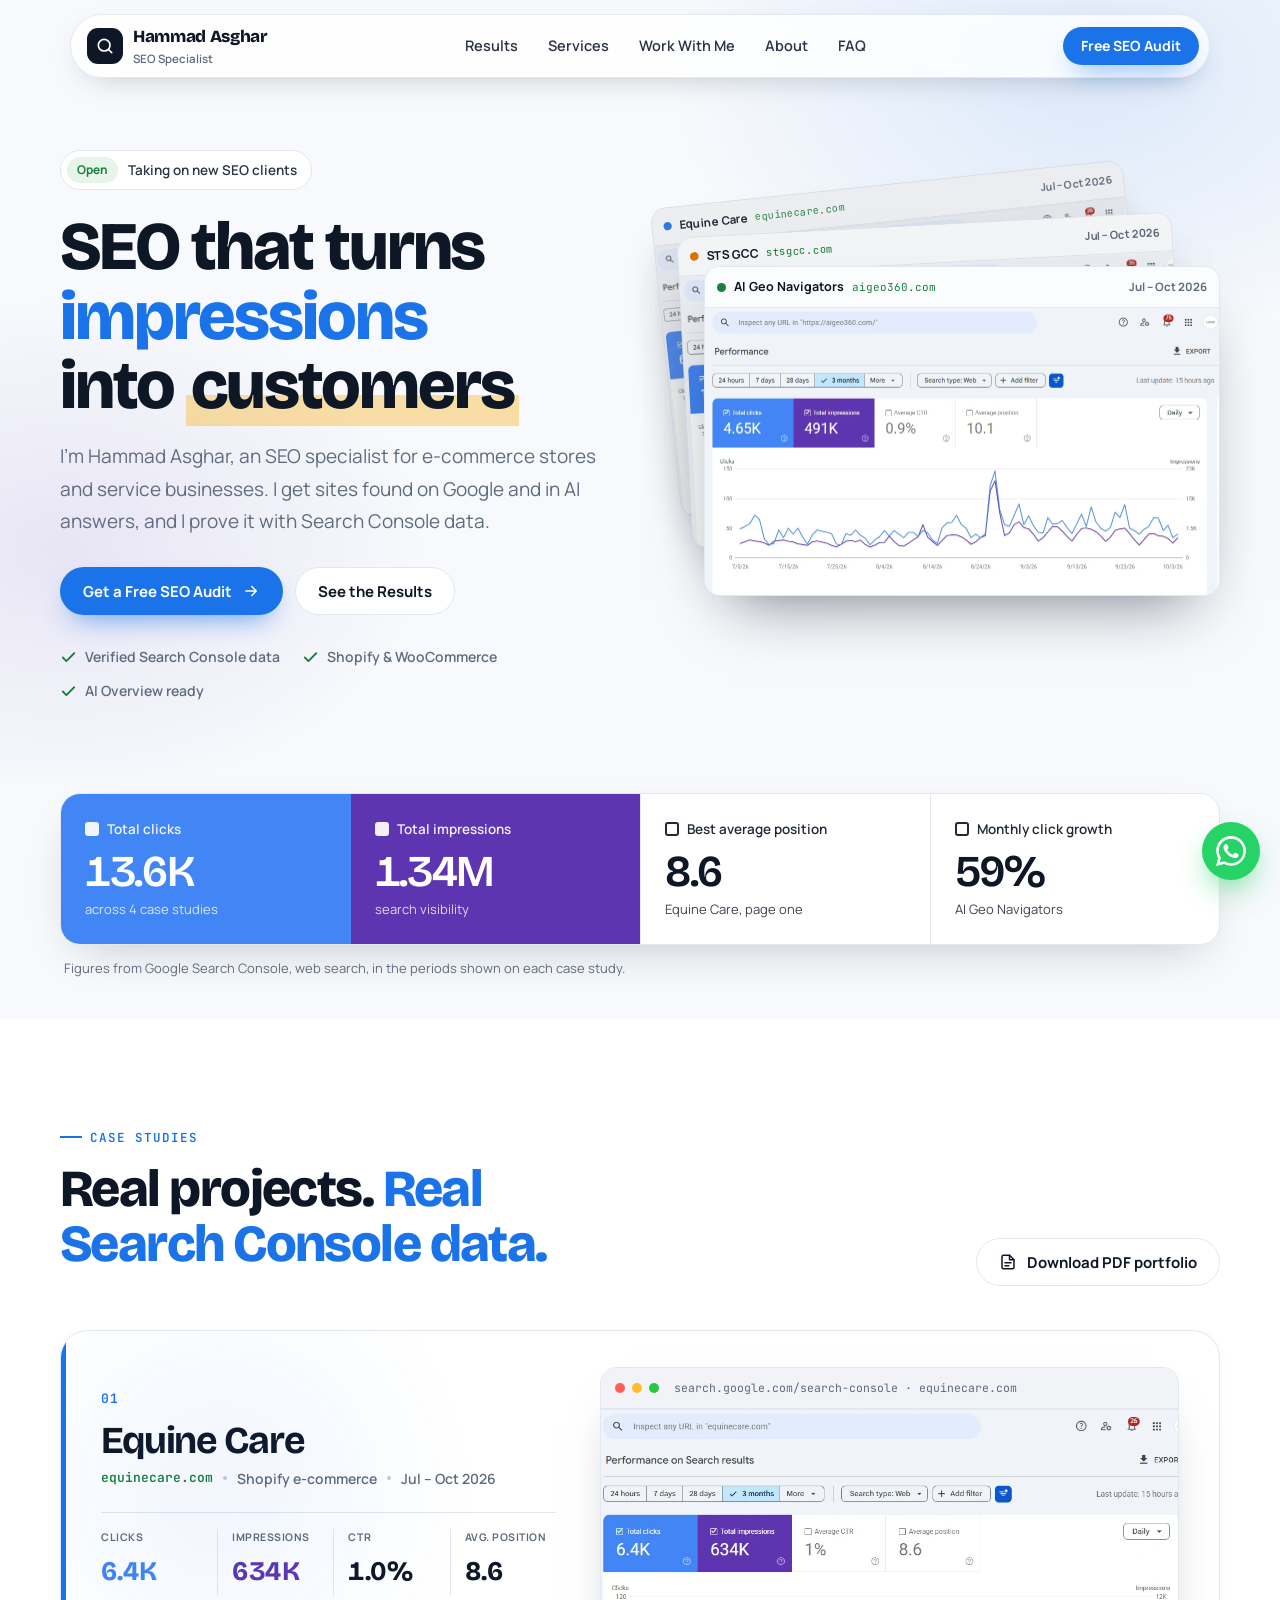
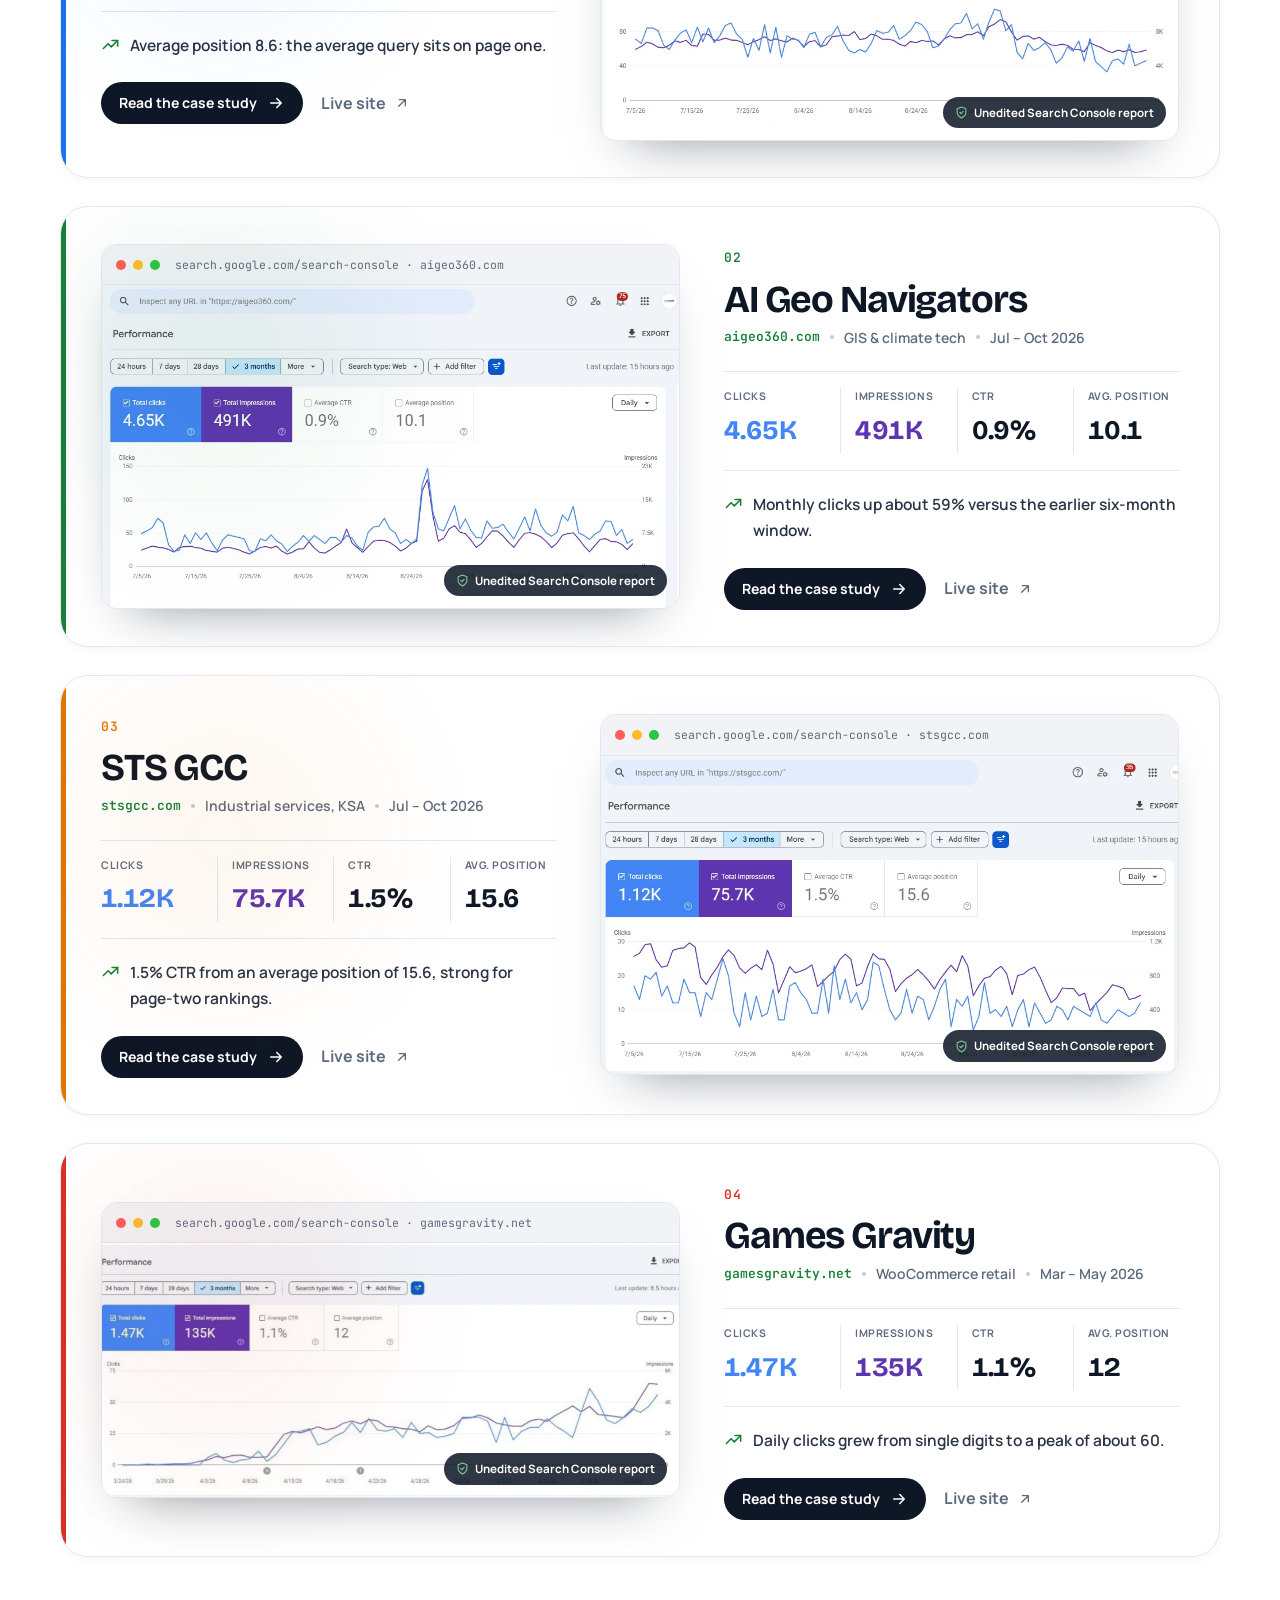
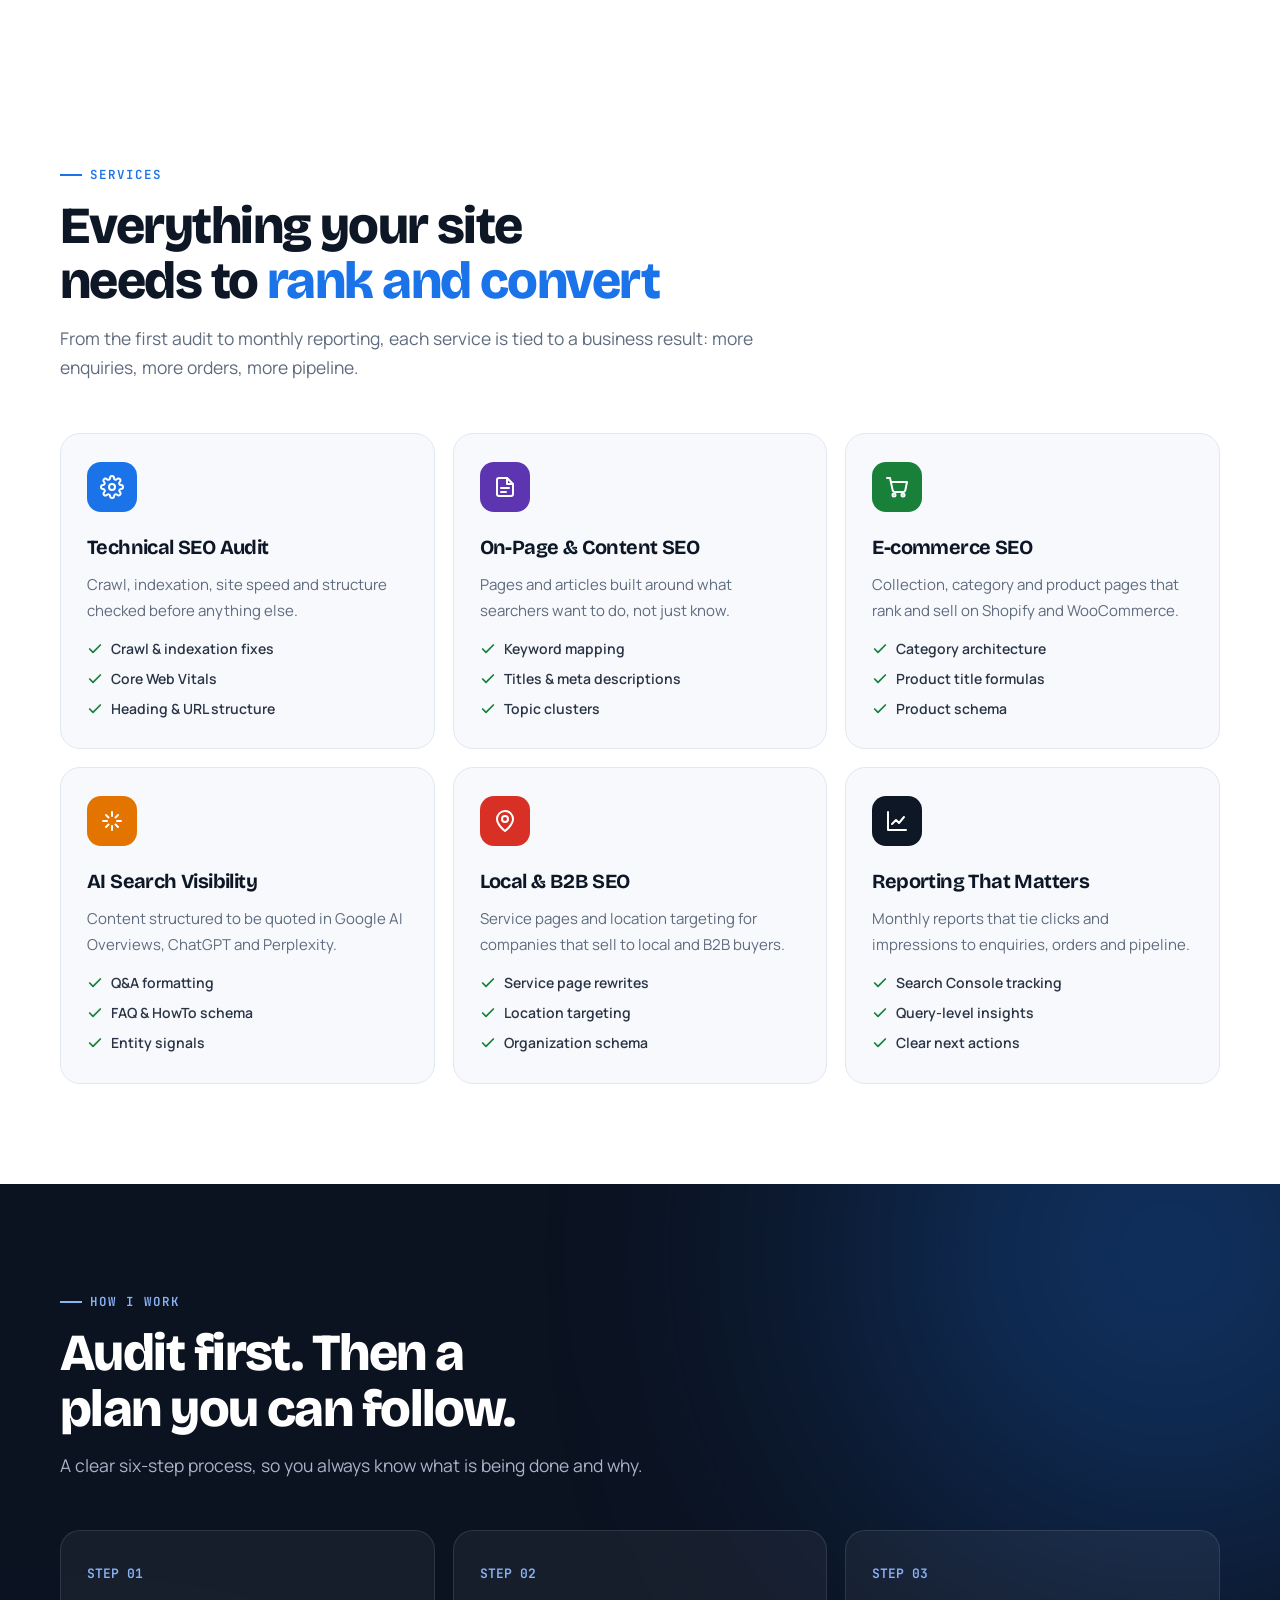
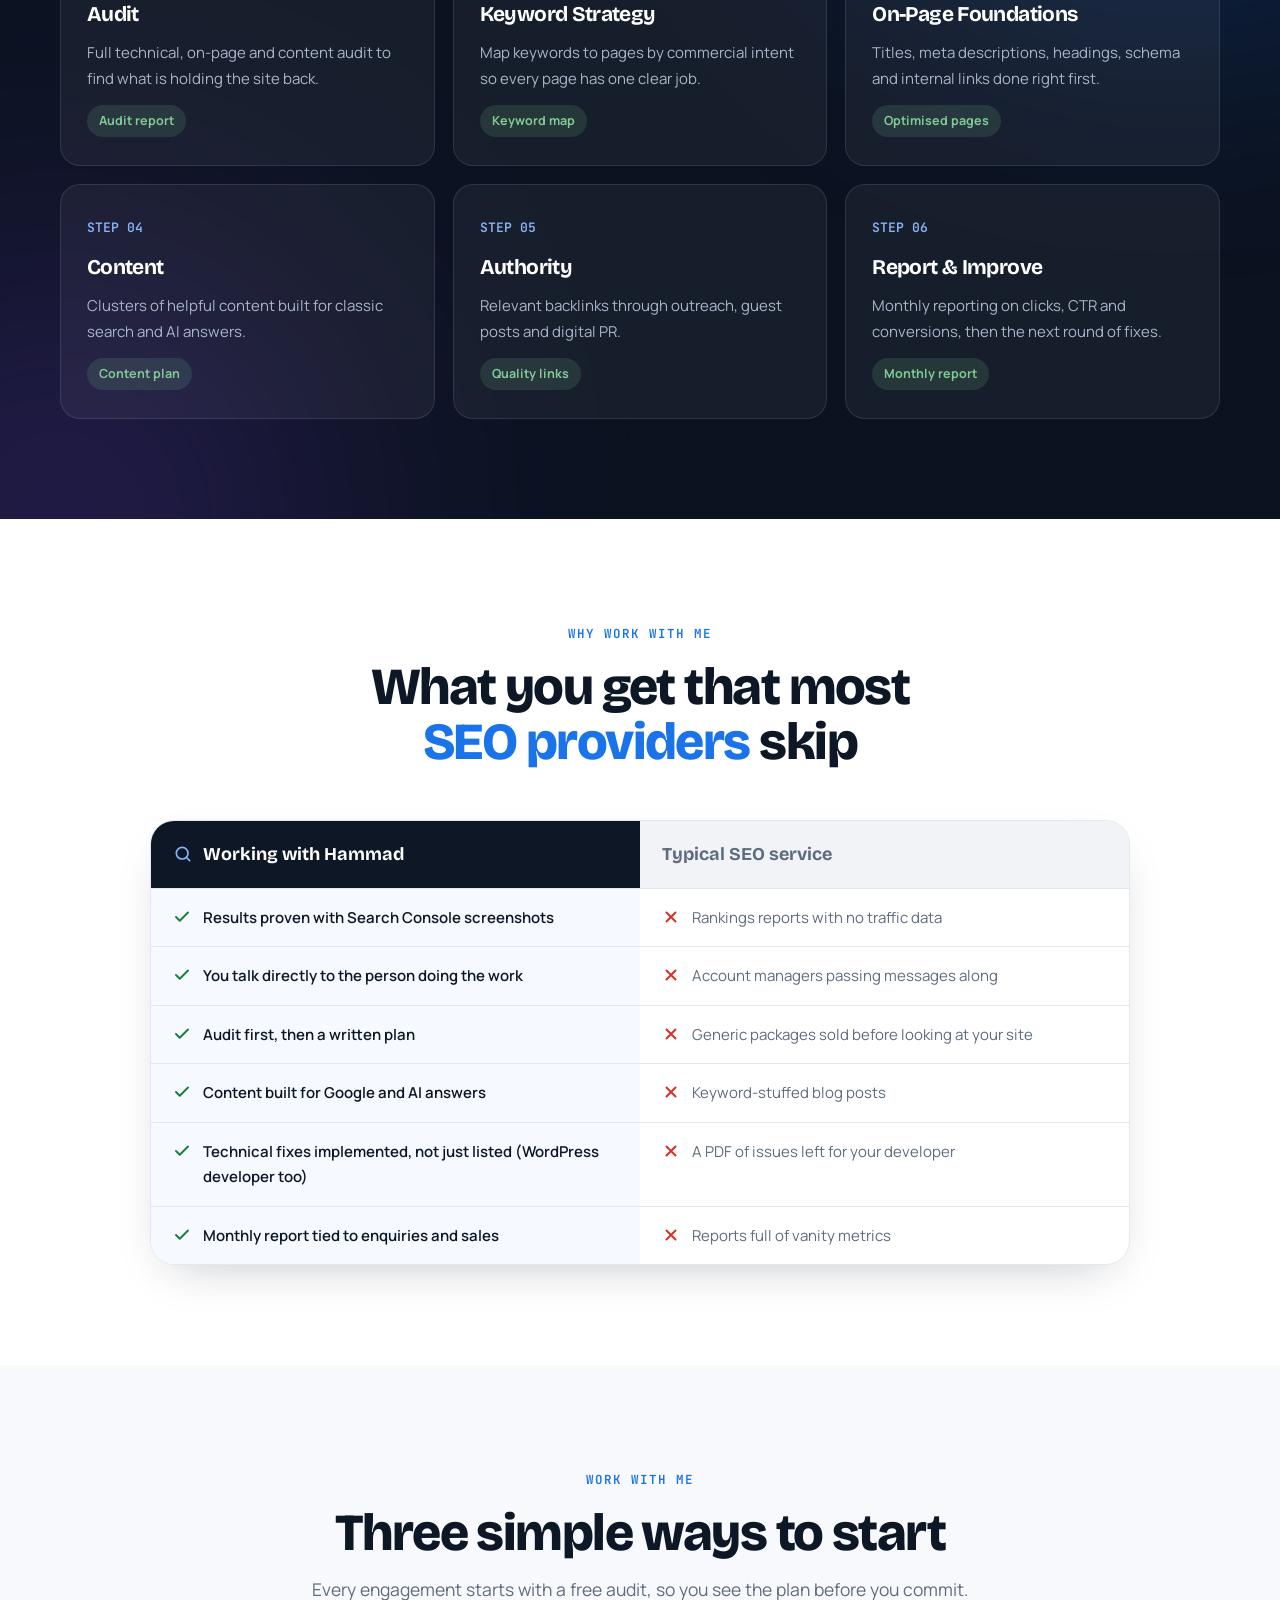
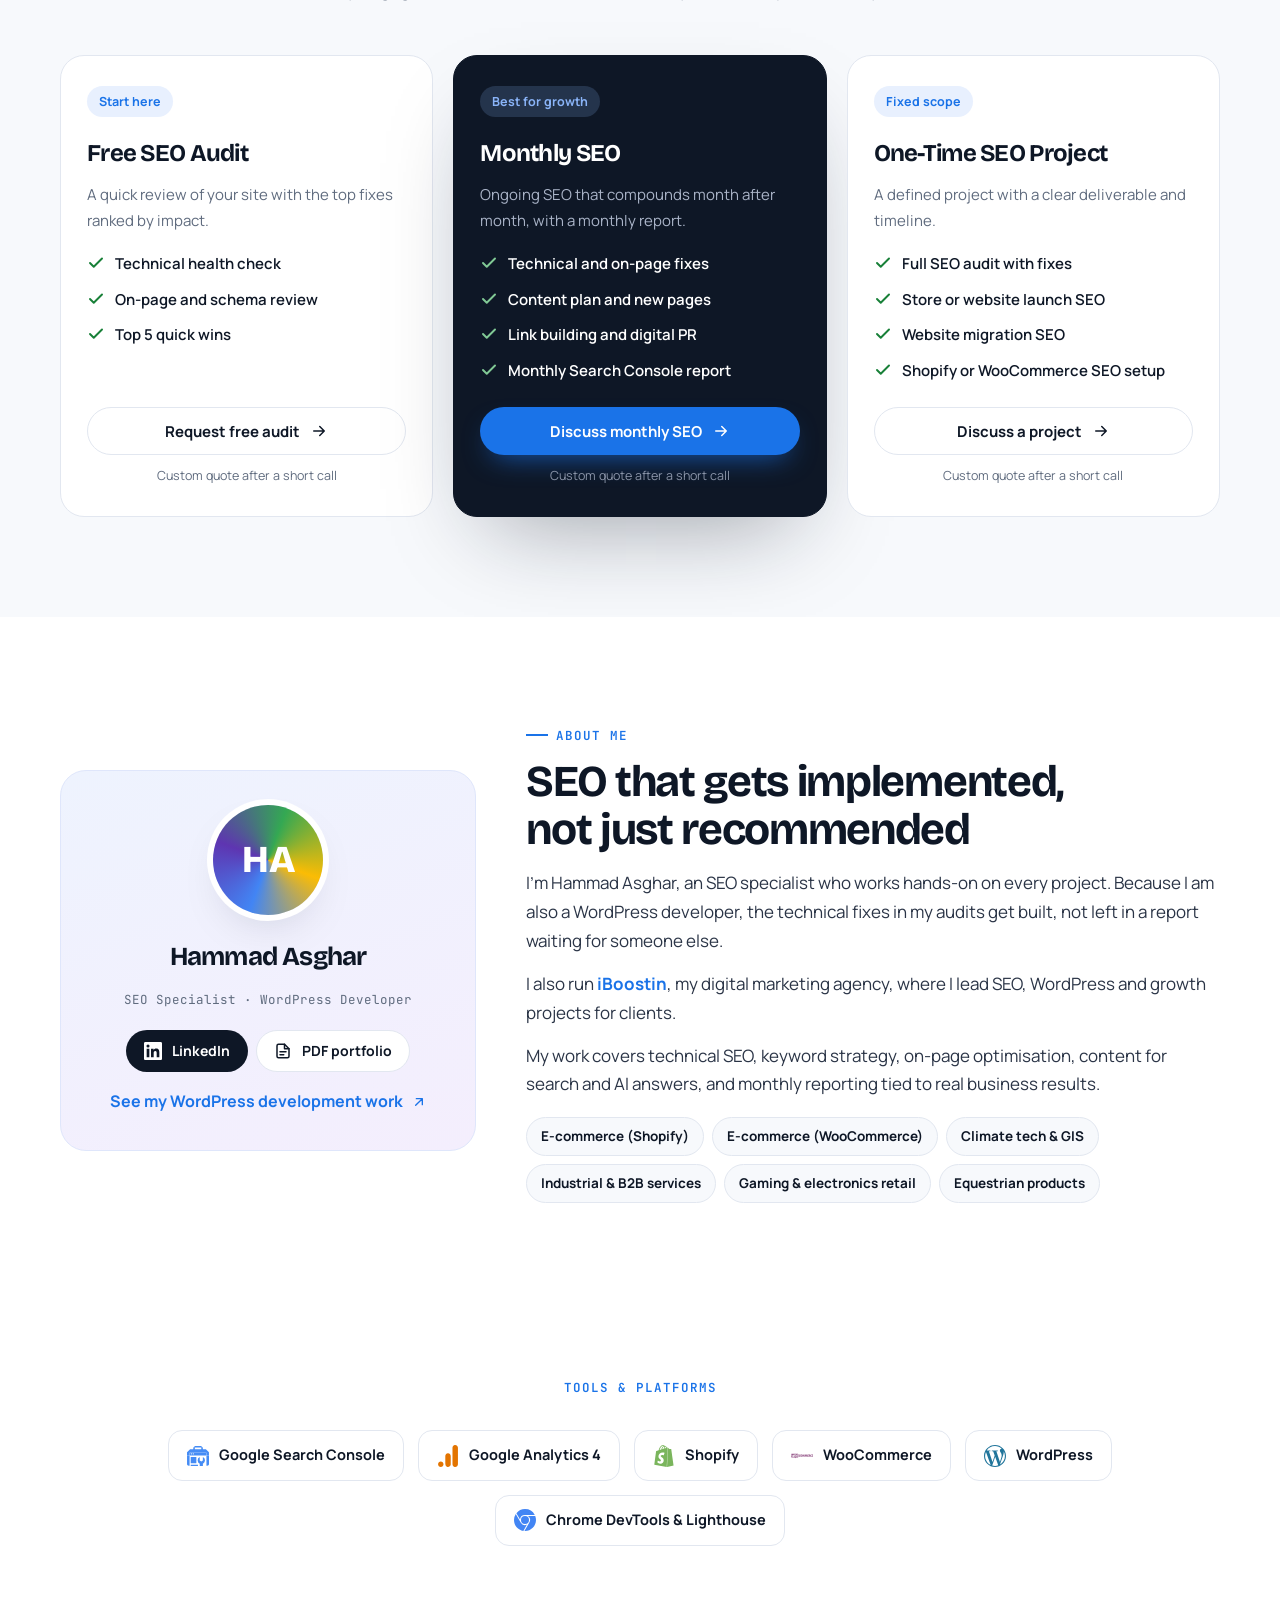
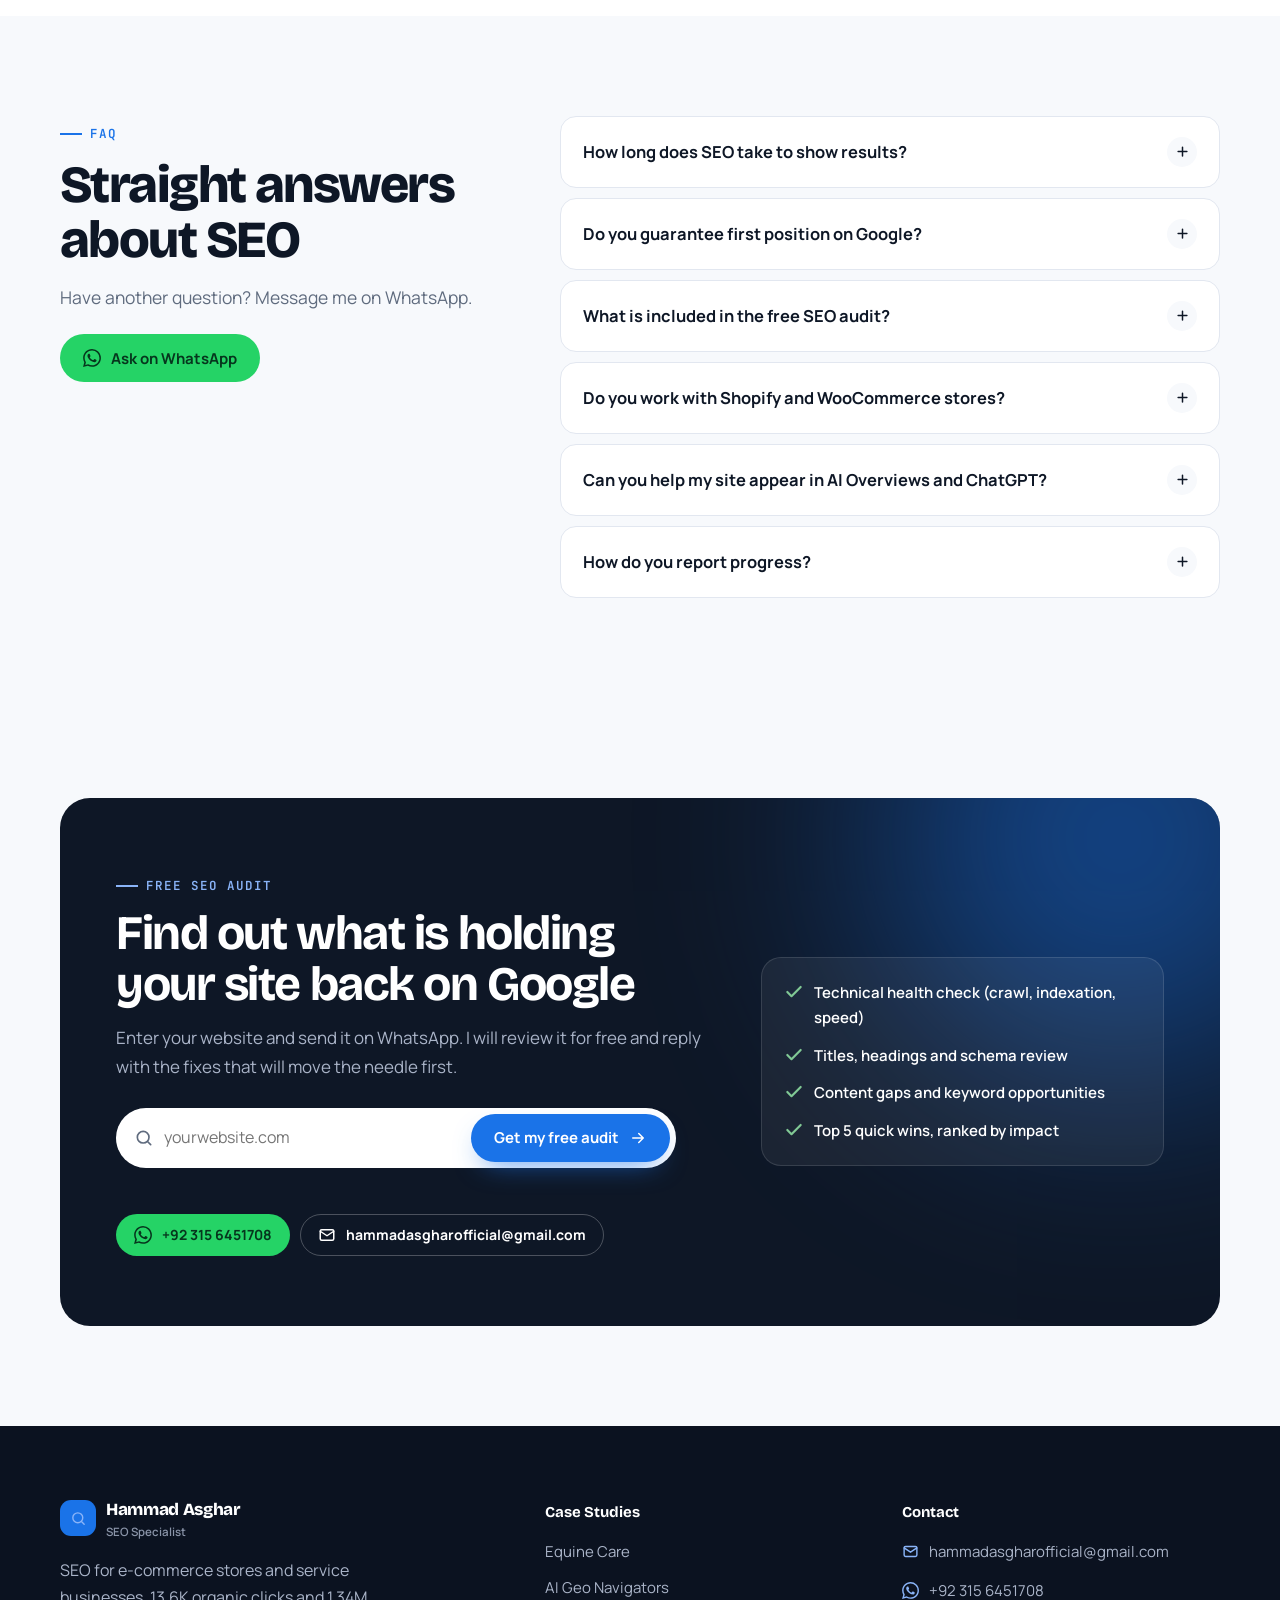
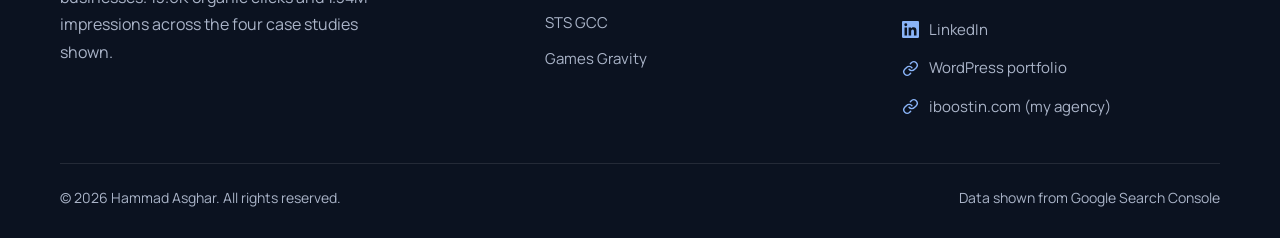
<file: hammad-seo-portfolio/index.html>
<!doctype html>
<html lang="en">
<head>
  <meta charset="utf-8">
  <meta name="viewport" content="width=device-width, initial-scale=1">
  <title>Hammad Asghar | SEO Specialist Portfolio</title>
  <meta name="description" content="SEO specialist for e-commerce and service businesses. 13.6K organic clicks and 1.34M impressions across four live case studies, backed by Google Search Console data.">
  <meta name="author" content="Hammad Asghar">
  <link rel="canonical" href="https://hammad-seo-portfolio.vercel.app/">
  <meta property="og:type" content="website">
  <meta property="og:title" content="Hammad Asghar | SEO Specialist Portfolio">
  <meta property="og:description" content="SEO specialist for e-commerce and service businesses. 13.6K organic clicks and 1.34M impressions across four live case studies, backed by Google Search Console data.">
  <meta property="og:url" content="https://hammad-seo-portfolio.vercel.app/">
  <meta property="og:image" content="https://hammad-seo-portfolio.vercel.app/assets/img/og-image.jpg">
  <meta name="twitter:card" content="summary_large_image">
  <meta name="theme-color" content="#f7f9fc">
  <link rel="icon" href="assets/img/favicon.svg" type="image/svg+xml">
  <link rel="preconnect" href="https://fonts.googleapis.com"><link rel="preconnect" href="https://fonts.gstatic.com" crossorigin>
  <link href="https://fonts.googleapis.com/css2?family=Bricolage+Grotesque:opsz,wght@12..96,500;12..96,600;12..96,700;12..96,800&family=JetBrains+Mono:wght@400;600&family=Manrope:wght@400;500;600;700;800&display=swap" rel="stylesheet">
  <link rel="stylesheet" href="assets/css/styles.css">
  <script type="application/ld+json">{"@context": "https://schema.org", "@type": "Person", "name": "Hammad Asghar", "jobTitle": "SEO Specialist", "email": "mailto:hammadasgharofficial@gmail.com", "telephone": "+923156451708", "url": "https://hammad-seo-portfolio.vercel.app/", "sameAs": ["https://www.linkedin.com/in/hammad-asghar-saeed/", "https://hammad-wordpress-developer.vercel.app/"], "knowsAbout": ["Search Engine Optimization", "Technical SEO", "E-commerce SEO", "Shopify SEO", "WooCommerce SEO", "Local SEO", "AI search visibility"]}</script>
  <script type="application/ld+json">{"@context": "https://schema.org", "@type": "FAQPage", "mainEntity": [{"@type": "Question", "name": "How long does SEO take to show results?", "acceptedAnswer": {"@type": "Answer", "text": "Most sites see early movement within two to three months, with stronger gains building over six months and beyond. Technical fixes and title improvements often show up first."}}, {"@type": "Question", "name": "Do you guarantee first position on Google?", "acceptedAnswer": {"@type": "Answer", "text": "No one can honestly guarantee a ranking, because Google controls the results. What I can promise is a clear plan, solid execution and transparent monthly reporting on clicks, CTR and conversions."}}, {"@type": "Question", "name": "What is included in the free SEO audit?", "acceptedAnswer": {"@type": "Answer", "text": "A review of your site's technical health, on-page basics (titles, headings, schema), content gaps and quick wins, with a short list of the fixes that will make the biggest difference."}}, {"@type": "Question", "name": "Do you work with Shopify and WooCommerce stores?", "acceptedAnswer": {"@type": "Answer", "text": "Yes. Two of the case studies here are e-commerce: Equine Care on Shopify and Games Gravity on WooCommerce."}}, {"@type": "Question", "name": "Can you help my site appear in AI Overviews and ChatGPT?", "acceptedAnswer": {"@type": "Answer", "text": "Yes. I structure content with clear answers, FAQ and HowTo schema and strong entity signals, which helps pages get cited in Google AI Overviews and AI assistants."}}, {"@type": "Question", "name": "How do you report progress?", "acceptedAnswer": {"@type": "Answer", "text": "Every month you get a report from Google Search Console and analytics: clicks, impressions, CTR, average position and the pages and queries that moved, plus the plan for the next month."}}]}</script>
</head>
<body>
  <header class="header">
    <nav class="nav" aria-label="Main">
      <a href="index.html" class="logo"><span class="logo-mark"><svg viewBox="0 0 24 24" fill="none" stroke="currentColor" stroke-width="2" stroke-linecap="round" stroke-linejoin="round" aria-hidden="true"><circle cx="11" cy="11" r="7"/><path d="m20 20-3.5-3.5"/></svg></span><span>Hammad Asghar<small>SEO Specialist</small></span></a>
      <div class="nav-links" id="nav-links"><a href="#results">Results</a><a href="#services">Services</a><a href="#work-with-me">Work With Me</a><a href="#about">About</a><a href="#faq">FAQ</a></div>
      <div class="nav-right">
        <a href="#audit" class="btn btn-blue btn-sm">Free SEO Audit</a>
        <button class="menu-toggle" type="button" aria-label="Open menu" aria-expanded="false" aria-controls="nav-links"><svg viewBox="0 0 24 24" fill="none" stroke="currentColor" stroke-width="2" stroke-linecap="round" stroke-linejoin="round" aria-hidden="true"><path d="M4 7h16M4 12h16M4 17h16"/></svg></button>
      </div>
    </nav>
  </header>
  <main id="top">
    <section class="hero">
      <div class="container hero-grid">
        <div>
          <span class="kicker reveal"><b>Open</b> Taking on new SEO clients</span>
          <h1 class="reveal">SEO that turns <span class="hl">impressions</span> into <span class="under">customers</span></h1>
          <p class="lead reveal">I'm Hammad Asghar, an SEO specialist for e-commerce stores and service businesses. I get sites found on Google and in AI answers, and I prove it with Search Console data.</p>
          <div class="hero-cta reveal">
            <a href="#audit" class="btn btn-blue">Get a Free SEO Audit <svg viewBox="0 0 24 24" fill="none" stroke="currentColor" stroke-width="2" stroke-linecap="round" stroke-linejoin="round" aria-hidden="true"><path d="M5 12h14M13 6l6 6-6 6"/></svg></a>
            <a href="#results" class="btn btn-ghost">See the Results</a>
          </div>
          <div class="proof reveal">
            <span><svg viewBox="0 0 24 24" fill="none" stroke="currentColor" stroke-width="2.6" stroke-linecap="round" stroke-linejoin="round" aria-hidden="true"><path d="M20 6 9 17l-5-5"/></svg> Verified Search Console data</span>
            <span><svg viewBox="0 0 24 24" fill="none" stroke="currentColor" stroke-width="2.6" stroke-linecap="round" stroke-linejoin="round" aria-hidden="true"><path d="M20 6 9 17l-5-5"/></svg> Shopify &amp; WooCommerce</span>
            <span><svg viewBox="0 0 24 24" fill="none" stroke="currentColor" stroke-width="2.6" stroke-linecap="round" stroke-linejoin="round" aria-hidden="true"><path d="M20 6 9 17l-5-5"/></svg> AI Overview ready</span>
          </div>
        </div>
        <div class="showcase reveal">
          <div class="sc-stack" aria-label="Google Search Console reports">
            <figure class="sc-card" style="--acc:#1a73e8"><figcaption><span class="sc-dot"></span><b>Equine Care</b><span class="sc-url">equinecare.com</span><span class="sc-per">Jul – Oct 2026</span></figcaption><img src="assets/img/gsc-equinecare.webp" alt="Google Search Console report for equinecare.com: 6.4K clicks, 634K impressions"></figure><figure class="sc-card" style="--acc:#188038"><figcaption><span class="sc-dot"></span><b>AI Geo Navigators</b><span class="sc-url">aigeo360.com</span><span class="sc-per">Jul – Oct 2026</span></figcaption><img src="assets/img/gsc-aigeo360.webp" alt="Google Search Console report for aigeo360.com: 4.65K clicks, 491K impressions"></figure><figure class="sc-card" style="--acc:#e37400"><figcaption><span class="sc-dot"></span><b>STS GCC</b><span class="sc-url">stsgcc.com</span><span class="sc-per">Jul – Oct 2026</span></figcaption><img src="assets/img/gsc-stsgcc.webp" alt="Google Search Console report for stsgcc.com: 1.12K clicks, 75.7K impressions"></figure>
          </div>
        </div>
      </div>
    </section>

    <div class="kpi-band">
      <div class="container reveal">
        <div class="gsc-tiles">
          <div class="gsc-tile c"><span class="lbl"><i></i>Total clicks</span><span class="val" data-count="13.6" data-dec="1" data-suffix="K">13.6K</span><span class="sub">across 4 case studies</span></div>
          <div class="gsc-tile i"><span class="lbl"><i></i>Total impressions</span><span class="val" data-count="1.34" data-dec="2" data-suffix="M">1.34M</span><span class="sub">search visibility</span></div>
          <div class="gsc-tile"><span class="lbl"><i></i>Best average position</span><span class="val" data-count="8.6" data-dec="1">8.6</span><span class="sub">Equine Care, page one</span></div>
          <div class="gsc-tile"><span class="lbl"><i></i>Monthly click growth</span><span class="val" data-count="59" data-suffix="%">59%</span><span class="sub">AI Geo Navigators</span></div>
        </div>
        <p class="kpi-note">Figures from Google Search Console, web search, in the periods shown on each case study.</p>
      </div>
    </div>

    <section id="results" class="s-white">
      <div class="container">
        <div class="head-row">
          <div class="sec-head reveal">
            <span class="eyebrow">Case studies</span>
            <h2>Real projects. <span class="hl">Real Search Console data.</span></h2>
          </div>
          <a href="assets/Hammad_Asghar_SEO_Portfolio.pdf" class="btn btn-ghost reveal" download><svg viewBox="0 0 24 24" fill="none" stroke="currentColor" stroke-width="2" stroke-linecap="round" stroke-linejoin="round" aria-hidden="true"><path d="M14 3H6a2 2 0 0 0-2 2v14a2 2 0 0 0 2 2h12a2 2 0 0 0 2-2V9z"/><path d="M14 3v6h6M8 13h8M8 17h5"/></svg> Download PDF portfolio</a>
        </div>
        <div class="cs-list">
          <article class="cs-row reveal" style="--acc:#1a73e8">
            <div class="cs-info">
              <span class="cs-num">01</span>
              <h3>Equine Care</h3>
              <p class="cs-meta"><span class="cs-url">equinecare.com</span><span class="cs-dot-sep"></span>Shopify e-commerce<span class="cs-dot-sep"></span>Jul – Oct 2026</p>
              <div class="cs-nums">
                <div><small>Clicks</small><b>6.4K</b></div>
                <div><small>Impressions</small><b>634K</b></div>
                <div><small>CTR</small><b>1.0%</b></div>
                <div><small>Avg. position</small><b>8.6</b></div>
              </div>
              <p class="cs-win"><svg viewBox="0 0 24 24" fill="none" stroke="currentColor" stroke-width="2" stroke-linecap="round" stroke-linejoin="round" aria-hidden="true"><path d="m3 17 6-6 4 4 8-8"/><path d="M14 7h7v7"/></svg><span>Average position 8.6: the average query sits on page one.</span></p>
              <div class="cs-cta">
                <a href="case-studies/equinecare.html" class="btn btn-dark btn-sm">Read the case study <svg viewBox="0 0 24 24" fill="none" stroke="currentColor" stroke-width="2" stroke-linecap="round" stroke-linejoin="round" aria-hidden="true"><path d="M5 12h14M13 6l6 6-6 6"/></svg></a>
                <a href="https://equinecare.com/" target="_blank" rel="noopener" class="arrow-link muted">Live site <svg viewBox="0 0 24 24" fill="none" stroke="currentColor" stroke-width="2" stroke-linecap="round" stroke-linejoin="round" aria-hidden="true"><path d="M7 17 17 7M8 7h9v9"/></svg></a>
              </div>
            </div>
            <a class="cs-shot" href="case-studies/equinecare.html" aria-label="Open the Equine Care case study">
              <span class="cs-bar"><i></i><i></i><i></i><em>search.google.com/search-console &middot; equinecare.com</em></span>
              <img src="assets/img/gsc-equinecare.webp" alt="Google Search Console report for equinecare.com: 6.4K clicks, 634K impressions, average position 8.6" loading="lazy">
              <span class="cs-verified"><svg viewBox="0 0 24 24" fill="none" stroke="currentColor" stroke-width="2" stroke-linecap="round" stroke-linejoin="round" aria-hidden="true"><path d="M12 22s8-4 8-10V5l-8-3-8 3v7c0 6 8 10 8 10z"/><path d="m9 12 2 2 4-4"/></svg> Unedited Search Console report</span>
            </a>
          </article>
          <article class="cs-row reveal" style="--acc:#188038">
            <div class="cs-info">
              <span class="cs-num">02</span>
              <h3>AI Geo Navigators</h3>
              <p class="cs-meta"><span class="cs-url">aigeo360.com</span><span class="cs-dot-sep"></span>GIS &amp; climate tech<span class="cs-dot-sep"></span>Jul – Oct 2026</p>
              <div class="cs-nums">
                <div><small>Clicks</small><b>4.65K</b></div>
                <div><small>Impressions</small><b>491K</b></div>
                <div><small>CTR</small><b>0.9%</b></div>
                <div><small>Avg. position</small><b>10.1</b></div>
              </div>
              <p class="cs-win"><svg viewBox="0 0 24 24" fill="none" stroke="currentColor" stroke-width="2" stroke-linecap="round" stroke-linejoin="round" aria-hidden="true"><path d="m3 17 6-6 4 4 8-8"/><path d="M14 7h7v7"/></svg><span>Monthly clicks up about 59% versus the earlier six-month window.</span></p>
              <div class="cs-cta">
                <a href="case-studies/aigeo360.html" class="btn btn-dark btn-sm">Read the case study <svg viewBox="0 0 24 24" fill="none" stroke="currentColor" stroke-width="2" stroke-linecap="round" stroke-linejoin="round" aria-hidden="true"><path d="M5 12h14M13 6l6 6-6 6"/></svg></a>
                <a href="https://aigeo360.com/" target="_blank" rel="noopener" class="arrow-link muted">Live site <svg viewBox="0 0 24 24" fill="none" stroke="currentColor" stroke-width="2" stroke-linecap="round" stroke-linejoin="round" aria-hidden="true"><path d="M7 17 17 7M8 7h9v9"/></svg></a>
              </div>
            </div>
            <a class="cs-shot" href="case-studies/aigeo360.html" aria-label="Open the AI Geo Navigators case study">
              <span class="cs-bar"><i></i><i></i><i></i><em>search.google.com/search-console &middot; aigeo360.com</em></span>
              <img src="assets/img/gsc-aigeo360.webp" alt="Google Search Console report for aigeo360.com: 4.65K clicks, 491K impressions, average position 10.1" loading="lazy">
              <span class="cs-verified"><svg viewBox="0 0 24 24" fill="none" stroke="currentColor" stroke-width="2" stroke-linecap="round" stroke-linejoin="round" aria-hidden="true"><path d="M12 22s8-4 8-10V5l-8-3-8 3v7c0 6 8 10 8 10z"/><path d="m9 12 2 2 4-4"/></svg> Unedited Search Console report</span>
            </a>
          </article>
          <article class="cs-row reveal" style="--acc:#e37400">
            <div class="cs-info">
              <span class="cs-num">03</span>
              <h3>STS GCC</h3>
              <p class="cs-meta"><span class="cs-url">stsgcc.com</span><span class="cs-dot-sep"></span>Industrial services, KSA<span class="cs-dot-sep"></span>Jul – Oct 2026</p>
              <div class="cs-nums">
                <div><small>Clicks</small><b>1.12K</b></div>
                <div><small>Impressions</small><b>75.7K</b></div>
                <div><small>CTR</small><b>1.5%</b></div>
                <div><small>Avg. position</small><b>15.6</b></div>
              </div>
              <p class="cs-win"><svg viewBox="0 0 24 24" fill="none" stroke="currentColor" stroke-width="2" stroke-linecap="round" stroke-linejoin="round" aria-hidden="true"><path d="m3 17 6-6 4 4 8-8"/><path d="M14 7h7v7"/></svg><span>1.5% CTR from an average position of 15.6, strong for page-two rankings.</span></p>
              <div class="cs-cta">
                <a href="case-studies/stsgcc.html" class="btn btn-dark btn-sm">Read the case study <svg viewBox="0 0 24 24" fill="none" stroke="currentColor" stroke-width="2" stroke-linecap="round" stroke-linejoin="round" aria-hidden="true"><path d="M5 12h14M13 6l6 6-6 6"/></svg></a>
                <a href="https://stsgcc.com/" target="_blank" rel="noopener" class="arrow-link muted">Live site <svg viewBox="0 0 24 24" fill="none" stroke="currentColor" stroke-width="2" stroke-linecap="round" stroke-linejoin="round" aria-hidden="true"><path d="M7 17 17 7M8 7h9v9"/></svg></a>
              </div>
            </div>
            <a class="cs-shot" href="case-studies/stsgcc.html" aria-label="Open the STS GCC case study">
              <span class="cs-bar"><i></i><i></i><i></i><em>search.google.com/search-console &middot; stsgcc.com</em></span>
              <img src="assets/img/gsc-stsgcc.webp" alt="Google Search Console report for stsgcc.com: 1.12K clicks, 75.7K impressions, average position 15.6" loading="lazy">
              <span class="cs-verified"><svg viewBox="0 0 24 24" fill="none" stroke="currentColor" stroke-width="2" stroke-linecap="round" stroke-linejoin="round" aria-hidden="true"><path d="M12 22s8-4 8-10V5l-8-3-8 3v7c0 6 8 10 8 10z"/><path d="m9 12 2 2 4-4"/></svg> Unedited Search Console report</span>
            </a>
          </article>
          <article class="cs-row reveal" style="--acc:#d93025">
            <div class="cs-info">
              <span class="cs-num">04</span>
              <h3>Games Gravity</h3>
              <p class="cs-meta"><span class="cs-url">gamesgravity.net</span><span class="cs-dot-sep"></span>WooCommerce retail<span class="cs-dot-sep"></span>Mar – May 2026</p>
              <div class="cs-nums">
                <div><small>Clicks</small><b>1.47K</b></div>
                <div><small>Impressions</small><b>135K</b></div>
                <div><small>CTR</small><b>1.1%</b></div>
                <div><small>Avg. position</small><b>12</b></div>
              </div>
              <p class="cs-win"><svg viewBox="0 0 24 24" fill="none" stroke="currentColor" stroke-width="2" stroke-linecap="round" stroke-linejoin="round" aria-hidden="true"><path d="m3 17 6-6 4 4 8-8"/><path d="M14 7h7v7"/></svg><span>Daily clicks grew from single digits to a peak of about 60.</span></p>
              <div class="cs-cta">
                <a href="case-studies/gamesgravity.html" class="btn btn-dark btn-sm">Read the case study <svg viewBox="0 0 24 24" fill="none" stroke="currentColor" stroke-width="2" stroke-linecap="round" stroke-linejoin="round" aria-hidden="true"><path d="M5 12h14M13 6l6 6-6 6"/></svg></a>
                <a href="https://gamesgravity.net/" target="_blank" rel="noopener" class="arrow-link muted">Live site <svg viewBox="0 0 24 24" fill="none" stroke="currentColor" stroke-width="2" stroke-linecap="round" stroke-linejoin="round" aria-hidden="true"><path d="M7 17 17 7M8 7h9v9"/></svg></a>
              </div>
            </div>
            <a class="cs-shot" href="case-studies/gamesgravity.html" aria-label="Open the Games Gravity case study">
              <span class="cs-bar"><i></i><i></i><i></i><em>search.google.com/search-console &middot; gamesgravity.net</em></span>
              <img src="assets/img/gsc-gamesgravity.webp" alt="Google Search Console report for gamesgravity.net: 1.47K clicks, 135K impressions, average position 12" loading="lazy">
              <span class="cs-verified"><svg viewBox="0 0 24 24" fill="none" stroke="currentColor" stroke-width="2" stroke-linecap="round" stroke-linejoin="round" aria-hidden="true"><path d="M12 22s8-4 8-10V5l-8-3-8 3v7c0 6 8 10 8 10z"/><path d="m9 12 2 2 4-4"/></svg> Unedited Search Console report</span>
            </a>
          </article>
        </div>
      </div>
    </section>

    <section id="services" class="s-white">
      <div class="container">
        <div class="sec-head reveal">
          <span class="eyebrow">Services</span>
          <h2>Everything your site needs to <span class="hl">rank and convert</span></h2>
          <p>From the first audit to monthly reporting, each service is tied to a business result: more enquiries, more orders, more pipeline.</p>
        </div>
        <div class="svc-grid">
          <div class="svc reveal"><span class="svc-ic k1"><svg viewBox="0 0 24 24" fill="none" stroke="currentColor" stroke-width="2" stroke-linecap="round" stroke-linejoin="round" aria-hidden="true"><circle cx="12" cy="12" r="3"/><path d="M19.4 15a1.7 1.7 0 0 0 .3 1.8l.1.1a2 2 0 1 1-2.8 2.8l-.1-.1a1.7 1.7 0 0 0-1.8-.3 1.7 1.7 0 0 0-1 1.5V21a2 2 0 1 1-4 0v-.1a1.7 1.7 0 0 0-1.1-1.5 1.7 1.7 0 0 0-1.8.3l-.1.1a2 2 0 1 1-2.8-2.8l.1-.1a1.7 1.7 0 0 0 .3-1.8 1.7 1.7 0 0 0-1.5-1H3a2 2 0 1 1 0-4h.1a1.7 1.7 0 0 0 1.5-1.1 1.7 1.7 0 0 0-.3-1.8l-.1-.1a2 2 0 1 1 2.8-2.8l.1.1a1.7 1.7 0 0 0 1.8.3H9a1.7 1.7 0 0 0 1-1.5V3a2 2 0 1 1 4 0v.1a1.7 1.7 0 0 0 1 1.5 1.7 1.7 0 0 0 1.8-.3l.1-.1a2 2 0 1 1 2.8 2.8l-.1.1a1.7 1.7 0 0 0-.3 1.8V9a1.7 1.7 0 0 0 1.5 1H21a2 2 0 1 1 0 4h-.1a1.7 1.7 0 0 0-1.5 1z"/></svg></span><h3>Technical SEO Audit</h3><p>Crawl, indexation, site speed and structure checked before anything else.</p><ul><li><svg viewBox="0 0 24 24" fill="none" stroke="currentColor" stroke-width="2.6" stroke-linecap="round" stroke-linejoin="round" aria-hidden="true"><path d="M20 6 9 17l-5-5"/></svg>Crawl &amp; indexation fixes</li><li><svg viewBox="0 0 24 24" fill="none" stroke="currentColor" stroke-width="2.6" stroke-linecap="round" stroke-linejoin="round" aria-hidden="true"><path d="M20 6 9 17l-5-5"/></svg>Core Web Vitals</li><li><svg viewBox="0 0 24 24" fill="none" stroke="currentColor" stroke-width="2.6" stroke-linecap="round" stroke-linejoin="round" aria-hidden="true"><path d="M20 6 9 17l-5-5"/></svg>Heading &amp; URL structure</li></ul></div>
          <div class="svc reveal"><span class="svc-ic k2"><svg viewBox="0 0 24 24" fill="none" stroke="currentColor" stroke-width="2" stroke-linecap="round" stroke-linejoin="round" aria-hidden="true"><path d="M14 3H6a2 2 0 0 0-2 2v14a2 2 0 0 0 2 2h12a2 2 0 0 0 2-2V9z"/><path d="M14 3v6h6M8 13h8M8 17h5"/></svg></span><h3>On-Page &amp; Content SEO</h3><p>Pages and articles built around what searchers want to do, not just know.</p><ul><li><svg viewBox="0 0 24 24" fill="none" stroke="currentColor" stroke-width="2.6" stroke-linecap="round" stroke-linejoin="round" aria-hidden="true"><path d="M20 6 9 17l-5-5"/></svg>Keyword mapping</li><li><svg viewBox="0 0 24 24" fill="none" stroke="currentColor" stroke-width="2.6" stroke-linecap="round" stroke-linejoin="round" aria-hidden="true"><path d="M20 6 9 17l-5-5"/></svg>Titles &amp; meta descriptions</li><li><svg viewBox="0 0 24 24" fill="none" stroke="currentColor" stroke-width="2.6" stroke-linecap="round" stroke-linejoin="round" aria-hidden="true"><path d="M20 6 9 17l-5-5"/></svg>Topic clusters</li></ul></div>
          <div class="svc reveal"><span class="svc-ic k3"><svg viewBox="0 0 24 24" fill="none" stroke="currentColor" stroke-width="2" stroke-linecap="round" stroke-linejoin="round" aria-hidden="true"><circle cx="9" cy="20" r="1.5"/><circle cx="18" cy="20" r="1.5"/><path d="M2 3h3l2.7 12.4a2 2 0 0 0 2 1.6h8.6a2 2 0 0 0 2-1.6L22 7H6"/></svg></span><h3>E-commerce SEO</h3><p>Collection, category and product pages that rank and sell on Shopify and WooCommerce.</p><ul><li><svg viewBox="0 0 24 24" fill="none" stroke="currentColor" stroke-width="2.6" stroke-linecap="round" stroke-linejoin="round" aria-hidden="true"><path d="M20 6 9 17l-5-5"/></svg>Category architecture</li><li><svg viewBox="0 0 24 24" fill="none" stroke="currentColor" stroke-width="2.6" stroke-linecap="round" stroke-linejoin="round" aria-hidden="true"><path d="M20 6 9 17l-5-5"/></svg>Product title formulas</li><li><svg viewBox="0 0 24 24" fill="none" stroke="currentColor" stroke-width="2.6" stroke-linecap="round" stroke-linejoin="round" aria-hidden="true"><path d="M20 6 9 17l-5-5"/></svg>Product schema</li></ul></div>
          <div class="svc reveal"><span class="svc-ic k4"><svg viewBox="0 0 24 24" fill="none" stroke="currentColor" stroke-width="2" stroke-linecap="round" stroke-linejoin="round" aria-hidden="true"><path d="M12 3v4M12 17v4M3 12h4M17 12h4M6 6l2.5 2.5M15.5 15.5 18 18M6 18l2.5-2.5M15.5 8.5 18 6"/></svg></span><h3>AI Search Visibility</h3><p>Content structured to be quoted in Google AI Overviews, ChatGPT and Perplexity.</p><ul><li><svg viewBox="0 0 24 24" fill="none" stroke="currentColor" stroke-width="2.6" stroke-linecap="round" stroke-linejoin="round" aria-hidden="true"><path d="M20 6 9 17l-5-5"/></svg>Q&amp;A formatting</li><li><svg viewBox="0 0 24 24" fill="none" stroke="currentColor" stroke-width="2.6" stroke-linecap="round" stroke-linejoin="round" aria-hidden="true"><path d="M20 6 9 17l-5-5"/></svg>FAQ &amp; HowTo schema</li><li><svg viewBox="0 0 24 24" fill="none" stroke="currentColor" stroke-width="2.6" stroke-linecap="round" stroke-linejoin="round" aria-hidden="true"><path d="M20 6 9 17l-5-5"/></svg>Entity signals</li></ul></div>
          <div class="svc reveal"><span class="svc-ic k5"><svg viewBox="0 0 24 24" fill="none" stroke="currentColor" stroke-width="2" stroke-linecap="round" stroke-linejoin="round" aria-hidden="true"><path d="M20 10c0 6-8 12-8 12s-8-6-8-12a8 8 0 0 1 16 0z"/><circle cx="12" cy="10" r="3"/></svg></span><h3>Local &amp; B2B SEO</h3><p>Service pages and location targeting for companies that sell to local and B2B buyers.</p><ul><li><svg viewBox="0 0 24 24" fill="none" stroke="currentColor" stroke-width="2.6" stroke-linecap="round" stroke-linejoin="round" aria-hidden="true"><path d="M20 6 9 17l-5-5"/></svg>Service page rewrites</li><li><svg viewBox="0 0 24 24" fill="none" stroke="currentColor" stroke-width="2.6" stroke-linecap="round" stroke-linejoin="round" aria-hidden="true"><path d="M20 6 9 17l-5-5"/></svg>Location targeting</li><li><svg viewBox="0 0 24 24" fill="none" stroke="currentColor" stroke-width="2.6" stroke-linecap="round" stroke-linejoin="round" aria-hidden="true"><path d="M20 6 9 17l-5-5"/></svg>Organization schema</li></ul></div>
          <div class="svc reveal"><span class="svc-ic k6"><svg viewBox="0 0 24 24" fill="none" stroke="currentColor" stroke-width="2" stroke-linecap="round" stroke-linejoin="round" aria-hidden="true"><path d="M3 3v18h18"/><path d="M7 15l4-4 3 3 5-6"/></svg></span><h3>Reporting That Matters</h3><p>Monthly reports that tie clicks and impressions to enquiries, orders and pipeline.</p><ul><li><svg viewBox="0 0 24 24" fill="none" stroke="currentColor" stroke-width="2.6" stroke-linecap="round" stroke-linejoin="round" aria-hidden="true"><path d="M20 6 9 17l-5-5"/></svg>Search Console tracking</li><li><svg viewBox="0 0 24 24" fill="none" stroke="currentColor" stroke-width="2.6" stroke-linecap="round" stroke-linejoin="round" aria-hidden="true"><path d="M20 6 9 17l-5-5"/></svg>Query-level insights</li><li><svg viewBox="0 0 24 24" fill="none" stroke="currentColor" stroke-width="2.6" stroke-linecap="round" stroke-linejoin="round" aria-hidden="true"><path d="M20 6 9 17l-5-5"/></svg>Clear next actions</li></ul></div>
        </div>
      </div>
    </section>

    <section id="process" class="s-night">
      <div class="container">
        <div class="sec-head reveal">
          <span class="eyebrow">How I work</span>
          <h2>Audit first. Then a plan you can follow.</h2>
          <p>A clear six-step process, so you always know what is being done and why.</p>
        </div>
        <div class="steps">
          <div class="step reveal"><span class="n">STEP 01</span><h3>Audit</h3><p>Full technical, on-page and content audit to find what is holding the site back.</p><span class="out">Audit report</span></div>
          <div class="step reveal"><span class="n">STEP 02</span><h3>Keyword Strategy</h3><p>Map keywords to pages by commercial intent so every page has one clear job.</p><span class="out">Keyword map</span></div>
          <div class="step reveal"><span class="n">STEP 03</span><h3>On-Page Foundations</h3><p>Titles, meta descriptions, headings, schema and internal links done right first.</p><span class="out">Optimised pages</span></div>
          <div class="step reveal"><span class="n">STEP 04</span><h3>Content</h3><p>Clusters of helpful content built for classic search and AI answers.</p><span class="out">Content plan</span></div>
          <div class="step reveal"><span class="n">STEP 05</span><h3>Authority</h3><p>Relevant backlinks through outreach, guest posts and digital PR.</p><span class="out">Quality links</span></div>
          <div class="step reveal"><span class="n">STEP 06</span><h3>Report &amp; Improve</h3><p>Monthly reporting on clicks, CTR and conversions, then the next round of fixes.</p><span class="out">Monthly report</span></div>
        </div>
      </div>
    </section>

    <section class="s-white">
      <div class="container">
        <div class="sec-head center reveal">
          <span class="eyebrow">Why work with me</span>
          <h2>What you get that most <span class="hl">SEO providers</span> skip</h2>
        </div>
        <div class="compare reveal">
          <div class="cmp-head"><div class="yes-h"><svg viewBox="0 0 24 24" fill="none" stroke="currentColor" stroke-width="2" stroke-linecap="round" stroke-linejoin="round" aria-hidden="true"><circle cx="11" cy="11" r="7"/><path d="m20 20-3.5-3.5"/></svg> Working with Hammad</div><div class="no-h">Typical SEO service</div></div>
          <div class="cmp-row"><div class="yes"><svg viewBox="0 0 24 24" fill="none" stroke="currentColor" stroke-width="2.6" stroke-linecap="round" stroke-linejoin="round" aria-hidden="true"><path d="M20 6 9 17l-5-5"/></svg><span>Results proven with Search Console screenshots</span></div><div class="no"><svg viewBox="0 0 24 24" fill="none" stroke="currentColor" stroke-width="2.6" stroke-linecap="round" stroke-linejoin="round" aria-hidden="true"><path d="M18 6 6 18M6 6l12 12"/></svg><span>Rankings reports with no traffic data</span></div></div><div class="cmp-row"><div class="yes"><svg viewBox="0 0 24 24" fill="none" stroke="currentColor" stroke-width="2.6" stroke-linecap="round" stroke-linejoin="round" aria-hidden="true"><path d="M20 6 9 17l-5-5"/></svg><span>You talk directly to the person doing the work</span></div><div class="no"><svg viewBox="0 0 24 24" fill="none" stroke="currentColor" stroke-width="2.6" stroke-linecap="round" stroke-linejoin="round" aria-hidden="true"><path d="M18 6 6 18M6 6l12 12"/></svg><span>Account managers passing messages along</span></div></div><div class="cmp-row"><div class="yes"><svg viewBox="0 0 24 24" fill="none" stroke="currentColor" stroke-width="2.6" stroke-linecap="round" stroke-linejoin="round" aria-hidden="true"><path d="M20 6 9 17l-5-5"/></svg><span>Audit first, then a written plan</span></div><div class="no"><svg viewBox="0 0 24 24" fill="none" stroke="currentColor" stroke-width="2.6" stroke-linecap="round" stroke-linejoin="round" aria-hidden="true"><path d="M18 6 6 18M6 6l12 12"/></svg><span>Generic packages sold before looking at your site</span></div></div><div class="cmp-row"><div class="yes"><svg viewBox="0 0 24 24" fill="none" stroke="currentColor" stroke-width="2.6" stroke-linecap="round" stroke-linejoin="round" aria-hidden="true"><path d="M20 6 9 17l-5-5"/></svg><span>Content built for Google and AI answers</span></div><div class="no"><svg viewBox="0 0 24 24" fill="none" stroke="currentColor" stroke-width="2.6" stroke-linecap="round" stroke-linejoin="round" aria-hidden="true"><path d="M18 6 6 18M6 6l12 12"/></svg><span>Keyword-stuffed blog posts</span></div></div><div class="cmp-row"><div class="yes"><svg viewBox="0 0 24 24" fill="none" stroke="currentColor" stroke-width="2.6" stroke-linecap="round" stroke-linejoin="round" aria-hidden="true"><path d="M20 6 9 17l-5-5"/></svg><span>Technical fixes implemented, not just listed (WordPress developer too)</span></div><div class="no"><svg viewBox="0 0 24 24" fill="none" stroke="currentColor" stroke-width="2.6" stroke-linecap="round" stroke-linejoin="round" aria-hidden="true"><path d="M18 6 6 18M6 6l12 12"/></svg><span>A PDF of issues left for your developer</span></div></div><div class="cmp-row"><div class="yes"><svg viewBox="0 0 24 24" fill="none" stroke="currentColor" stroke-width="2.6" stroke-linecap="round" stroke-linejoin="round" aria-hidden="true"><path d="M20 6 9 17l-5-5"/></svg><span>Monthly report tied to enquiries and sales</span></div><div class="no"><svg viewBox="0 0 24 24" fill="none" stroke="currentColor" stroke-width="2.6" stroke-linecap="round" stroke-linejoin="round" aria-hidden="true"><path d="M18 6 6 18M6 6l12 12"/></svg><span>Reports full of vanity metrics</span></div></div>
        </div>
      </div>
    </section>
    <section id="work-with-me">
      <div class="container">
        <div class="sec-head center reveal">
          <span class="eyebrow">Work with me</span>
          <h2>Three simple ways to start</h2>
          <p>Every engagement starts with a free audit, so you see the plan before you commit.</p>
        </div>
        <div class="plans"><div class="plan reveal"><span class="plan-tag">Start here</span><h3>Free SEO Audit</h3><p>A quick review of your site with the top fixes ranked by impact.</p><ul><li><svg viewBox="0 0 24 24" fill="none" stroke="currentColor" stroke-width="2.6" stroke-linecap="round" stroke-linejoin="round" aria-hidden="true"><path d="M20 6 9 17l-5-5"/></svg>Technical health check</li><li><svg viewBox="0 0 24 24" fill="none" stroke="currentColor" stroke-width="2.6" stroke-linecap="round" stroke-linejoin="round" aria-hidden="true"><path d="M20 6 9 17l-5-5"/></svg>On-page and schema review</li><li><svg viewBox="0 0 24 24" fill="none" stroke="currentColor" stroke-width="2.6" stroke-linecap="round" stroke-linejoin="round" aria-hidden="true"><path d="M20 6 9 17l-5-5"/></svg>Top 5 quick wins</li></ul><a href="https://wa.me/923156451708?text=Hi%20Hammad%2C%20I%20would%20like%20a%20free%20SEO%20audit%20for%20my%20website:%20" target="_blank" rel="noopener" class="btn btn-ghost">Request free audit <svg viewBox="0 0 24 24" fill="none" stroke="currentColor" stroke-width="2" stroke-linecap="round" stroke-linejoin="round" aria-hidden="true"><path d="M5 12h14M13 6l6 6-6 6"/></svg></a><small>Custom quote after a short call</small></div><div class="plan reveal featured"><span class="plan-tag">Best for growth</span><h3>Monthly SEO</h3><p>Ongoing SEO that compounds month after month, with a monthly report.</p><ul><li><svg viewBox="0 0 24 24" fill="none" stroke="currentColor" stroke-width="2.6" stroke-linecap="round" stroke-linejoin="round" aria-hidden="true"><path d="M20 6 9 17l-5-5"/></svg>Technical and on-page fixes</li><li><svg viewBox="0 0 24 24" fill="none" stroke="currentColor" stroke-width="2.6" stroke-linecap="round" stroke-linejoin="round" aria-hidden="true"><path d="M20 6 9 17l-5-5"/></svg>Content plan and new pages</li><li><svg viewBox="0 0 24 24" fill="none" stroke="currentColor" stroke-width="2.6" stroke-linecap="round" stroke-linejoin="round" aria-hidden="true"><path d="M20 6 9 17l-5-5"/></svg>Link building and digital PR</li><li><svg viewBox="0 0 24 24" fill="none" stroke="currentColor" stroke-width="2.6" stroke-linecap="round" stroke-linejoin="round" aria-hidden="true"><path d="M20 6 9 17l-5-5"/></svg>Monthly Search Console report</li></ul><a href="https://wa.me/923156451708?text=Hi%20Hammad%2C%20I%20am%20interested%20in%20monthly%20SEO%20for%20my%20website." target="_blank" rel="noopener" class="btn btn-blue">Discuss monthly SEO <svg viewBox="0 0 24 24" fill="none" stroke="currentColor" stroke-width="2" stroke-linecap="round" stroke-linejoin="round" aria-hidden="true"><path d="M5 12h14M13 6l6 6-6 6"/></svg></a><small>Custom quote after a short call</small></div><div class="plan reveal"><span class="plan-tag">Fixed scope</span><h3>One-Time SEO Project</h3><p>A defined project with a clear deliverable and timeline.</p><ul><li><svg viewBox="0 0 24 24" fill="none" stroke="currentColor" stroke-width="2.6" stroke-linecap="round" stroke-linejoin="round" aria-hidden="true"><path d="M20 6 9 17l-5-5"/></svg>Full SEO audit with fixes</li><li><svg viewBox="0 0 24 24" fill="none" stroke="currentColor" stroke-width="2.6" stroke-linecap="round" stroke-linejoin="round" aria-hidden="true"><path d="M20 6 9 17l-5-5"/></svg>Store or website launch SEO</li><li><svg viewBox="0 0 24 24" fill="none" stroke="currentColor" stroke-width="2.6" stroke-linecap="round" stroke-linejoin="round" aria-hidden="true"><path d="M20 6 9 17l-5-5"/></svg>Website migration SEO</li><li><svg viewBox="0 0 24 24" fill="none" stroke="currentColor" stroke-width="2.6" stroke-linecap="round" stroke-linejoin="round" aria-hidden="true"><path d="M20 6 9 17l-5-5"/></svg>Shopify or WooCommerce SEO setup</li></ul><a href="https://wa.me/923156451708?text=Hi%20Hammad%2C%20I%20would%20like%20to%20discuss%20a%20one-time%20SEO%20project." target="_blank" rel="noopener" class="btn btn-ghost">Discuss a project <svg viewBox="0 0 24 24" fill="none" stroke="currentColor" stroke-width="2" stroke-linecap="round" stroke-linejoin="round" aria-hidden="true"><path d="M5 12h14M13 6l6 6-6 6"/></svg></a><small>Custom quote after a short call</small></div></div>
      </div>
    </section>
    <section id="about" class="s-white">
      <div class="container about">
        <div class="about-card reveal">
          <div class="avatar">HA</div>
          <h3>Hammad Asghar</h3>
          <span class="mono">SEO Specialist · WordPress Developer</span>
          <div class="about-links">
            <a href="https://www.linkedin.com/in/hammad-asghar-saeed/" target="_blank" rel="noopener" class="btn btn-dark btn-sm"><svg viewBox="0 0 24 24" fill="currentColor" aria-hidden="true"><path d="M20.45 20.45h-3.55v-5.57c0-1.33-.03-3.04-1.85-3.04-1.86 0-2.14 1.45-2.14 2.95v5.66H9.35V9h3.41v1.56h.05c.48-.9 1.64-1.85 3.37-1.85 3.6 0 4.27 2.37 4.27 5.46v6.28zM5.34 7.43a2.06 2.06 0 1 1 0-4.12 2.06 2.06 0 0 1 0 4.12zM7.12 20.45H3.56V9h3.56v11.45zM22.22 0H1.77C.79 0 0 .77 0 1.73v20.54C0 23.23.79 24 1.77 24h20.45c.98 0 1.78-.77 1.78-1.73V1.73C24 .77 23.2 0 22.22 0z"/></svg> LinkedIn</a>
            <a href="assets/Hammad_Asghar_SEO_Portfolio.pdf" download class="btn btn-ghost btn-sm"><svg viewBox="0 0 24 24" fill="none" stroke="currentColor" stroke-width="2" stroke-linecap="round" stroke-linejoin="round" aria-hidden="true"><path d="M14 3H6a2 2 0 0 0-2 2v14a2 2 0 0 0 2 2h12a2 2 0 0 0 2-2V9z"/><path d="M14 3v6h6M8 13h8M8 17h5"/></svg> PDF portfolio</a>
          </div>
          <a class="arrow-link" href="https://hammad-wordpress-developer.vercel.app/" target="_blank" rel="noopener">See my WordPress development work <svg viewBox="0 0 24 24" fill="none" stroke="currentColor" stroke-width="2" stroke-linecap="round" stroke-linejoin="round" aria-hidden="true"><path d="M7 17 17 7M8 7h9v9"/></svg></a>
        </div>
        <div class="reveal">
          <span class="eyebrow">About me</span>
          <h2 class="about-h">SEO that gets implemented, not just recommended</h2>
          <p class="about-p">I'm Hammad Asghar, an SEO specialist who works hands-on on every project. Because I am also a WordPress developer, the technical fixes in my audits get built, not left in a report waiting for someone else.</p>
          <p class="about-p">I also run <a class="arrow-link" href="https://iboostin.com/" target="_blank" rel="noopener">iBoostin</a>, my digital marketing agency, where I lead SEO, WordPress and growth projects for clients.</p>
          <p class="about-p">My work covers technical SEO, keyword strategy, on-page optimisation, content for search and AI answers, and monthly reporting tied to real business results.</p>
          <div class="chips"><span class="chip">E-commerce (Shopify)</span><span class="chip">E-commerce (WooCommerce)</span><span class="chip">Climate tech &amp; GIS</span><span class="chip">Industrial &amp; B2B services</span><span class="chip">Gaming &amp; electronics retail</span><span class="chip">Equestrian products</span></div>
        </div>
      </div>
    </section>
    <section class="s-white" style="padding:70px 0">
      <div class="container">
        <div class="sec-head center reveal" style="margin-bottom:30px"><span class="eyebrow">Tools &amp; platforms</span></div>
        <div class="tools reveal"><span class="tool"><svg viewBox="0 0 24 24" aria-hidden="true"><path fill="#458CF5" d="M8.548 1.156L6.832 2.872v1.682h1.716zm0 3.398v.035H6.832v-.035H3.386L0 7.844v3.577h2.826V8.94c0-.525.429-.954.954-.954h16.476c.525 0 .954.43.954.954v2.48h2.754V7.844l-3.386-3.29H17.3v.035h-1.717v-.035zm7.035 0H17.3V2.872l-1.717-1.716zM8.679 1.188V2.84h6.773V1.188zm11.471 7.07a.834.834 0 00-.132.01l-.543.002c-5.216.014-10.432-.008-15.648.01-.435-.063-.794.436-.716.883v2.264h17.812c-.016-.888.045-1.782-.034-2.666-.104-.342-.427-.502-.739-.502zm-15.422.634a.689.698 0 01.689.698.689.698 0 01-.689.697.689.698 0 01-.688-.697.689.698 0 01.688-.698zm2.134 0a.689.698 0 01.689.698.689.698 0 01-.689.697.689.698 0 01-.688-.697.689.698 0 01.688-.698zM.036 11.645v9.156c0 1.05.858 1.908 1.907 1.908h.883V11.645zm21.174 0v11.064h.882c1.05 0 1.908-.858 1.908-1.908v-9.156zM4.057 13.133v6.85h6.137v-6.85zm13.243.021v3.777l-1.708.977-1.708-.977v-3.758a4.006 4.006 0 000 7.23v2.441h3.457v-2.442a4.006 4.006 0 00-.041-7.248zm-13.243 8.26v1.43h7.925v-1.43z"/></svg>Google Search Console</span><span class="tool"><svg viewBox="0 0 24 24" aria-hidden="true"><path fill="#E37400" d="M22.84 2.9982v17.9987c.0086 1.6473-1.3197 2.9897-2.967 2.9984a2.9808 2.9808 0 01-.3677-.0208c-1.528-.226-2.6477-1.5558-2.6105-3.1V3.1204c-.0369-1.5458 1.0856-2.8762 2.6157-3.1 1.6361-.1915 3.1178.9796 3.3093 2.6158.014.1201.0208.241.0202.3619zM4.1326 18.0548c-1.6417 0-2.9726 1.331-2.9726 2.9726C1.16 22.6691 2.4909 24 4.1326 24s2.9726-1.3309 2.9726-2.9726-1.331-2.9726-2.9726-2.9726zm7.8728-9.0098c-.0171 0-.0342 0-.0513.0003-1.6495.0904-2.9293 1.474-2.891 3.1256v7.9846c0 2.167.9535 3.4825 2.3505 3.763 1.6118.3266 3.1832-.7152 3.5098-2.327.04-.1974.06-.3983.0593-.5998v-8.9585c.003-1.6474-1.33-2.9852-2.9773-2.9882z"/></svg>Google Analytics 4</span><span class="tool"><svg viewBox="0 0 24 24" aria-hidden="true"><path fill="#7AB55C" d="M15.337 23.979l7.216-1.561s-2.604-17.613-2.625-17.73c-.018-.116-.114-.192-.211-.192s-1.929-.136-1.929-.136-1.275-1.274-1.439-1.411c-.045-.037-.075-.057-.121-.074l-.914 21.104h.023zM11.71 11.305s-.81-.424-1.774-.424c-1.447 0-1.504.906-1.504 1.141 0 1.232 3.24 1.715 3.24 4.629 0 2.295-1.44 3.76-3.406 3.76-2.354 0-3.54-1.465-3.54-1.465l.646-2.086s1.245 1.066 2.28 1.066c.675 0 .975-.545.975-.932 0-1.619-2.654-1.694-2.654-4.359-.034-2.237 1.571-4.416 4.827-4.416 1.257 0 1.875.361 1.875.361l-.945 2.715-.02.01zM11.17.83c.136 0 .271.038.405.135-.984.465-2.064 1.639-2.508 3.992-.656.213-1.293.405-1.889.578C7.697 3.75 8.951.84 11.17.84V.83zm1.235 2.949v.135c-.754.232-1.583.484-2.394.736.466-1.777 1.333-2.645 2.085-2.971.193.501.309 1.176.309 2.1zm.539-2.234c.694.074 1.141.867 1.429 1.755-.349.114-.735.231-1.158.366v-.252c0-.752-.096-1.371-.271-1.871v.002zm2.992 1.289c-.02 0-.06.021-.078.021s-.289.075-.714.21c-.423-1.233-1.176-2.37-2.508-2.37h-.115C12.135.209 11.669 0 11.265 0 8.159 0 6.675 3.877 6.21 5.846c-1.194.365-2.063.636-2.16.674-.675.213-.694.232-.772.87-.075.462-1.83 14.063-1.83 14.063L15.009 24l.927-21.166z"/></svg>Shopify</span><span class="tool"><svg viewBox="0 0 24 24" aria-hidden="true"><path fill="#96588A" d="M.754 9.58a.754.754 0 00-.754.758v2.525c0 .42.339.758.758.758h3.135l1.431.799-.326-.799h2.373a.757.757 0 00.758-.758v-2.525a.757.757 0 00-.758-.758H.754zm2.709.445h.03c.065.001.124.023.179.067a.26.26 0 01.103.19.29.29 0 01-.033.16c-.13.239-.236.64-.322 1.199-.083.541-.114.965-.094 1.267a.392.392 0 01-.039.219.213.213 0 01-.176.12c-.086.006-.177-.034-.263-.124-.31-.316-.555-.788-.735-1.416-.216.425-.375.744-.478.957-.196.376-.363.568-.502.578-.09.007-.166-.069-.233-.228-.17-.436-.352-1.277-.548-2.524a.297.297 0 01.054-.222c.047-.064.116-.095.21-.102.169-.013.265.065.288.238.103.695.217 1.284.336 1.766l.727-1.387c.066-.126.15-.192.25-.199.146-.01.237.083.273.28.083.441.188.817.315 1.136.086-.844.233-1.453.44-1.828a.255.255 0 01.218-.147zm1.293.36c.056 0 .116.006.18.02.232.05.411.177.53.386.107.18.161.395.161.654 0 .343-.087.654-.26.94-.2.332-.459.5-.781.5a.88.88 0 01-.18-.022.763.763 0 01-.531-.384 1.287 1.287 0 01-.158-.659c0-.342.085-.655.258-.937.202-.333.462-.498.78-.498zm2.084 0c.056 0 .116.006.18.02.236.05.411.177.53.386.107.18.16.395.16.654 0 .343-.086.654-.259.94-.2.332-.459.5-.781.5a.88.88 0 01-.18-.022.763.763 0 01-.531-.384 1.287 1.287 0 01-.16-.659c0-.342.087-.655.26-.937.202-.333.462-.498.78-.498zm4.437.047c-.305 0-.546.102-.718.304-.173.203-.256.49-.256.856 0 .395.086.697.256.906.17.21.418.316.744.316.315 0 .559-.107.728-.316.17-.21.256-.504.256-.883s-.087-.673-.26-.879c-.176-.202-.424-.304-.75-.304zm-1.466.002a1.13 1.13 0 00-.84.326c-.223.22-.332.499-.332.838 0 .362.108.658.328.88.22.223.505.336.861.336.103 0 .22-.016.346-.052v-.54c-.117.034-.216.051-.303.051a.545.545 0 01-.422-.177c-.106-.12-.16-.278-.16-.48 0-.19.053-.348.156-.468a.498.498 0 01.397-.181c.103 0 .212.015.332.049v-.537a1.394 1.394 0 00-.363-.045zm12.414 0a1.135 1.135 0 00-.84.326c-.223.22-.332.499-.332.838 0 .362.108.658.328.88.22.223.506.336.861.336.103 0 .22-.016.346-.052v-.54c-.116.034-.216.051-.303.051a.545.545 0 01-.422-.177c-.106-.12-.16-.278-.16-.48 0-.19.053-.348.156-.468a.498.498 0 01.397-.181c.103 0 .212.015.332.049v-.537a1.394 1.394 0 00-.363-.045zm-9.598.06l-.29 2.264h.579l.156-1.559.395 1.559h.412l.379-1.555.164 1.555h.603l-.304-2.264h-.791l-.12.508c-.03.13-.06.264-.087.4l-.067.352a29.97 29.97 0 00-.258-1.26h-.771zm2.768 0l-.29 2.264h.579l.156-1.559.396 1.559h.412l.375-1.555.165 1.555h.603l-.305-2.264h-.789l-.119.508c-.03.13-.06.264-.086.4l-.066.352c-.063-.352-.15-.771-.26-1.26h-.771zm3.988 0v2.264h.611v-1.031h.012l.494 1.03h.645l-.489-1.019a.61.61 0 00.37-.552.598.598 0 00-.25-.506c-.167-.123-.394-.186-.68-.186h-.713zm3.377 0v2.264H24v-.483h-.63v-.414h.54v-.468h-.54v-.416h.626v-.483H22.76zm-4.793.004v2.264h1.24v-.483h-.627v-.416h.541v-.468h-.54v-.415h.622v-.482h-1.236zm2.025.432c.146.003.25.025.313.072.063.046.091.12.091.227 0 .156-.135.236-.404.24v-.54zm-15.22.011c-.104 0-.205.069-.301.211a1.078 1.078 0 00-.2.639c0 .096.02.2.06.303.049.13.117.198.196.215.083.016.173-.02.27-.106.123-.11.205-.273.252-.492.016-.077.023-.16.023-.246 0-.097-.02-.2-.06-.303-.05-.13-.116-.198-.196-.215a.246.246 0 00-.045-.006zm2.083 0c-.103 0-.204.069-.3.211a1.078 1.078 0 00-.2.639c0 .096.02.2.06.303.049.13.117.198.196.215.083.016.173-.02.27-.106.123-.11.205-.273.252-.492.013-.077.023-.16.023-.246 0-.097-.02-.2-.06-.303-.05-.13-.116-.198-.196-.215a.246.246 0 00-.045-.006zm4.428.006c.233 0 .354.218.354.66-.004.273-.038.46-.098.553a.293.293 0 01-.262.139.266.266 0 01-.242-.139c-.056-.093-.084-.28-.084-.562 0-.436.11-.65.332-.65Z"/></svg>WooCommerce</span><span class="tool"><svg viewBox="0 0 24 24" aria-hidden="true"><path fill="#21759B" d="M21.469 6.825c.84 1.537 1.318 3.3 1.318 5.175 0 3.979-2.156 7.456-5.363 9.325l3.295-9.527c.615-1.54.82-2.771.82-3.864 0-.405-.026-.78-.07-1.11m-7.981.105c.647-.03 1.232-.105 1.232-.105.582-.075.514-.93-.067-.899 0 0-1.755.135-2.88.135-1.064 0-2.85-.15-2.85-.15-.585-.03-.661.855-.075.885 0 0 .54.061 1.125.09l1.68 4.605-2.37 7.08L5.354 6.9c.649-.03 1.234-.1 1.234-.1.585-.075.516-.93-.065-.896 0 0-1.746.138-2.874.138-.2 0-.438-.008-.69-.015C4.911 3.15 8.235 1.215 12 1.215c2.809 0 5.365 1.072 7.286 2.833-.046-.003-.091-.009-.141-.009-1.06 0-1.812.923-1.812 1.914 0 .89.513 1.643 1.06 2.531.411.72.89 1.643.89 2.977 0 .915-.354 1.994-.821 3.479l-1.075 3.585-3.9-11.61.001.014zM12 22.784c-1.059 0-2.081-.153-3.048-.437l3.237-9.406 3.315 9.087c.024.053.05.101.078.149-1.12.393-2.325.609-3.582.609M1.211 12c0-1.564.336-3.05.935-4.39L7.29 21.709C3.694 19.96 1.212 16.271 1.211 12M12 0C5.385 0 0 5.385 0 12s5.385 12 12 12 12-5.385 12-12S18.615 0 12 0"/></svg>WordPress</span><span class="tool"><svg viewBox="0 0 24 24" aria-hidden="true"><path fill="#4285F4" d="M12 0C8.21 0 4.831 1.757 2.632 4.501l3.953 6.848A5.454 5.454 0 0 1 12 6.545h10.691A12 12 0 0 0 12 0zM1.931 5.47A11.943 11.943 0 0 0 0 12c0 6.012 4.42 10.991 10.189 11.864l3.953-6.847a5.45 5.45 0 0 1-6.865-2.29zm13.342 2.166a5.446 5.446 0 0 1 1.45 7.09l.002.001h-.002l-5.344 9.257c.206.01.413.016.621.016 6.627 0 12-5.373 12-12 0-1.54-.29-3.011-.818-4.364zM12 16.364a4.364 4.364 0 1 1 0-8.728 4.364 4.364 0 0 1 0 8.728Z"/></svg>Chrome DevTools &amp; Lighthouse</span></div>
      </div>
    </section>

    <section id="faq">
      <div class="container faq-wrap">
        <div class="sec-head reveal">
          <span class="eyebrow">FAQ</span>
          <h2>Straight answers about SEO</h2>
          <p>Have another question? Message me on WhatsApp.</p>
          <p style="margin-top:22px"><a href="https://wa.me/923156451708?text=Hi%20Hammad%2C%20I%20saw%20your%20SEO%20portfolio%20and%20would%20like%20a%20free%20SEO%20audit." target="_blank" rel="noopener" class="btn btn-wa"><svg viewBox="0 0 24 24" fill="currentColor" aria-hidden="true"><path d="M17.47 14.38c-.3-.15-1.76-.87-2.03-.97-.27-.1-.47-.15-.67.15-.2.3-.77.97-.94 1.17-.17.2-.35.22-.65.07-.3-.15-1.26-.46-2.4-1.48-.89-.79-1.49-1.77-1.66-2.07-.17-.3-.02-.46.13-.61.13-.13.3-.35.45-.52.15-.17.2-.3.3-.5.1-.2.05-.37-.03-.52-.07-.15-.67-1.62-.92-2.22-.24-.58-.49-.5-.67-.51h-.57c-.2 0-.52.07-.8.37-.27.3-1.04 1.02-1.04 2.48 0 1.46 1.07 2.88 1.22 3.08.15.2 2.1 3.2 5.08 4.49.71.31 1.26.49 1.69.63.71.23 1.36.2 1.87.12.57-.09 1.76-.72 2.01-1.41.25-.7.25-1.29.17-1.41-.07-.13-.27-.2-.57-.35M12.05 21.8h-.01a9.8 9.8 0 0 1-5-1.37l-.36-.21-3.72.98 1-3.63-.24-.37a9.8 9.8 0 0 1-1.5-5.22c0-5.42 4.42-9.84 9.85-9.84a9.8 9.8 0 0 1 6.96 2.89 9.78 9.78 0 0 1 2.88 6.96c0 5.43-4.42 9.84-9.84 9.84M20.42 3.48A11.8 11.8 0 0 0 12.05 0C5.5 0 .16 5.34.16 11.89c0 2.1.55 4.14 1.59 5.94L.06 24l6.3-1.65a11.9 11.9 0 0 0 5.68 1.45h.01c6.55 0 11.89-5.34 11.89-11.9 0-3.17-1.24-6.16-3.48-8.4"/></svg> Ask on WhatsApp</a></p>
        </div>
        <div class="faq">
          <details class="reveal"><summary>How long does SEO take to show results?<span class="pm"><svg viewBox="0 0 24 24" fill="none" stroke="currentColor" stroke-width="2.4" stroke-linecap="round" stroke-linejoin="round" aria-hidden="true"><path d="M12 5v14M5 12h14"/></svg></span></summary><p>Most sites see early movement within two to three months, with stronger gains building over six months and beyond. Technical fixes and title improvements often show up first.</p></details>
          <details class="reveal"><summary>Do you guarantee first position on Google?<span class="pm"><svg viewBox="0 0 24 24" fill="none" stroke="currentColor" stroke-width="2.4" stroke-linecap="round" stroke-linejoin="round" aria-hidden="true"><path d="M12 5v14M5 12h14"/></svg></span></summary><p>No one can honestly guarantee a ranking, because Google controls the results. What I can promise is a clear plan, solid execution and transparent monthly reporting on clicks, CTR and conversions.</p></details>
          <details class="reveal"><summary>What is included in the free SEO audit?<span class="pm"><svg viewBox="0 0 24 24" fill="none" stroke="currentColor" stroke-width="2.4" stroke-linecap="round" stroke-linejoin="round" aria-hidden="true"><path d="M12 5v14M5 12h14"/></svg></span></summary><p>A review of your site&#x27;s technical health, on-page basics (titles, headings, schema), content gaps and quick wins, with a short list of the fixes that will make the biggest difference.</p></details>
          <details class="reveal"><summary>Do you work with Shopify and WooCommerce stores?<span class="pm"><svg viewBox="0 0 24 24" fill="none" stroke="currentColor" stroke-width="2.4" stroke-linecap="round" stroke-linejoin="round" aria-hidden="true"><path d="M12 5v14M5 12h14"/></svg></span></summary><p>Yes. Two of the case studies here are e-commerce: Equine Care on Shopify and Games Gravity on WooCommerce.</p></details>
          <details class="reveal"><summary>Can you help my site appear in AI Overviews and ChatGPT?<span class="pm"><svg viewBox="0 0 24 24" fill="none" stroke="currentColor" stroke-width="2.4" stroke-linecap="round" stroke-linejoin="round" aria-hidden="true"><path d="M12 5v14M5 12h14"/></svg></span></summary><p>Yes. I structure content with clear answers, FAQ and HowTo schema and strong entity signals, which helps pages get cited in Google AI Overviews and AI assistants.</p></details>
          <details class="reveal"><summary>How do you report progress?<span class="pm"><svg viewBox="0 0 24 24" fill="none" stroke="currentColor" stroke-width="2.4" stroke-linecap="round" stroke-linejoin="round" aria-hidden="true"><path d="M12 5v14M5 12h14"/></svg></span></summary><p>Every month you get a report from Google Search Console and analytics: clicks, impressions, CTR, average position and the pages and queries that moved, plus the plan for the next month.</p></details>
        </div>
      </div>
    </section>

    <section id="audit">
      <div class="container">
        <div class="cta reveal">
          <div>
            <span class="eyebrow">Free SEO audit</span>
            <h2>Find out what is holding your site back on Google</h2>
            <p>Enter your website and send it on WhatsApp. I will review it for free and reply with the fixes that will move the needle first.</p>
            <form class="audit-form" data-wa="923156451708" novalidate>
              <label for="audit-url" class="sr-only">Your website address</label>
              <span class="af-ic"><svg viewBox="0 0 24 24" fill="none" stroke="currentColor" stroke-width="2" stroke-linecap="round" stroke-linejoin="round" aria-hidden="true"><circle cx="11" cy="11" r="7"/><path d="m20 20-3.5-3.5"/></svg></span>
              <input id="audit-url" name="url" type="text" inputmode="url" placeholder="yourwebsite.com" autocomplete="url">
              <button type="submit" class="btn btn-blue">Get my free audit <svg viewBox="0 0 24 24" fill="none" stroke="currentColor" stroke-width="2" stroke-linecap="round" stroke-linejoin="round" aria-hidden="true"><path d="M5 12h14M13 6l6 6-6 6"/></svg></button>
            </form>
            <p class="af-msg" role="status" aria-live="polite"></p>
            <div class="cta-actions">
              <a href="https://wa.me/923156451708?text=Hi%20Hammad%2C%20I%20saw%20your%20SEO%20portfolio%20and%20would%20like%20a%20free%20SEO%20audit." target="_blank" rel="noopener" class="btn btn-wa btn-sm"><svg viewBox="0 0 24 24" fill="currentColor" aria-hidden="true"><path d="M17.47 14.38c-.3-.15-1.76-.87-2.03-.97-.27-.1-.47-.15-.67.15-.2.3-.77.97-.94 1.17-.17.2-.35.22-.65.07-.3-.15-1.26-.46-2.4-1.48-.89-.79-1.49-1.77-1.66-2.07-.17-.3-.02-.46.13-.61.13-.13.3-.35.45-.52.15-.17.2-.3.3-.5.1-.2.05-.37-.03-.52-.07-.15-.67-1.62-.92-2.22-.24-.58-.49-.5-.67-.51h-.57c-.2 0-.52.07-.8.37-.27.3-1.04 1.02-1.04 2.48 0 1.46 1.07 2.88 1.22 3.08.15.2 2.1 3.2 5.08 4.49.71.31 1.26.49 1.69.63.71.23 1.36.2 1.87.12.57-.09 1.76-.72 2.01-1.41.25-.7.25-1.29.17-1.41-.07-.13-.27-.2-.57-.35M12.05 21.8h-.01a9.8 9.8 0 0 1-5-1.37l-.36-.21-3.72.98 1-3.63-.24-.37a9.8 9.8 0 0 1-1.5-5.22c0-5.42 4.42-9.84 9.85-9.84a9.8 9.8 0 0 1 6.96 2.89 9.78 9.78 0 0 1 2.88 6.96c0 5.43-4.42 9.84-9.84 9.84M20.42 3.48A11.8 11.8 0 0 0 12.05 0C5.5 0 .16 5.34.16 11.89c0 2.1.55 4.14 1.59 5.94L.06 24l6.3-1.65a11.9 11.9 0 0 0 5.68 1.45h.01c6.55 0 11.89-5.34 11.89-11.9 0-3.17-1.24-6.16-3.48-8.4"/></svg> +92 315 6451708</a>
              <a href="mailto:hammadasgharofficial@gmail.com?subject=Free%20SEO%20audit%20request" class="btn btn-ghost btn-sm"><svg viewBox="0 0 24 24" fill="none" stroke="currentColor" stroke-width="2" stroke-linecap="round" stroke-linejoin="round" aria-hidden="true"><rect x="3" y="5" width="18" height="14" rx="2"/><path d="m3 7 9 6 9-6"/></svg> hammadasgharofficial@gmail.com</a>
            </div>
          </div>
          <ul class="audit-list"><li><svg viewBox="0 0 24 24" fill="none" stroke="currentColor" stroke-width="2.6" stroke-linecap="round" stroke-linejoin="round" aria-hidden="true"><path d="M20 6 9 17l-5-5"/></svg>Technical health check (crawl, indexation, speed)</li><li><svg viewBox="0 0 24 24" fill="none" stroke="currentColor" stroke-width="2.6" stroke-linecap="round" stroke-linejoin="round" aria-hidden="true"><path d="M20 6 9 17l-5-5"/></svg>Titles, headings and schema review</li><li><svg viewBox="0 0 24 24" fill="none" stroke="currentColor" stroke-width="2.6" stroke-linecap="round" stroke-linejoin="round" aria-hidden="true"><path d="M20 6 9 17l-5-5"/></svg>Content gaps and keyword opportunities</li><li><svg viewBox="0 0 24 24" fill="none" stroke="currentColor" stroke-width="2.6" stroke-linecap="round" stroke-linejoin="round" aria-hidden="true"><path d="M20 6 9 17l-5-5"/></svg>Top 5 quick wins, ranked by impact</li></ul>
        </div>
      </div>
    </section>
  </main>
  <footer class="footer">
    <div class="container">
      <div class="f-grid">
        <div>
          <a href="index.html" class="logo"><span class="logo-mark"><svg viewBox="0 0 24 24" fill="none" stroke="currentColor" stroke-width="2" stroke-linecap="round" stroke-linejoin="round" aria-hidden="true"><circle cx="11" cy="11" r="7"/><path d="m20 20-3.5-3.5"/></svg></span><span>Hammad Asghar<small>SEO Specialist</small></span></a>
          <p style="max-width:340px;margin:16px 0 0">SEO for e-commerce stores and service businesses. 13.6K organic clicks and 1.34M impressions across the four case studies shown.</p>
        </div>
        <div><h4>Case Studies</h4><ul><li><a href="case-studies/equinecare.html">Equine Care</a></li><li><a href="case-studies/aigeo360.html">AI Geo Navigators</a></li><li><a href="case-studies/stsgcc.html">STS GCC</a></li><li><a href="case-studies/gamesgravity.html">Games Gravity</a></li></ul></div>
        <div class="f-contact"><h4>Contact</h4><ul>
          <li><a href="mailto:hammadasgharofficial@gmail.com"><svg viewBox="0 0 24 24" fill="none" stroke="currentColor" stroke-width="2" stroke-linecap="round" stroke-linejoin="round" aria-hidden="true"><rect x="3" y="5" width="18" height="14" rx="2"/><path d="m3 7 9 6 9-6"/></svg> hammadasgharofficial@gmail.com</a></li>
          <li><a href="https://wa.me/923156451708?text=Hi%20Hammad%2C%20I%20saw%20your%20SEO%20portfolio%20and%20would%20like%20a%20free%20SEO%20audit." target="_blank" rel="noopener"><svg viewBox="0 0 24 24" fill="currentColor" aria-hidden="true"><path d="M17.47 14.38c-.3-.15-1.76-.87-2.03-.97-.27-.1-.47-.15-.67.15-.2.3-.77.97-.94 1.17-.17.2-.35.22-.65.07-.3-.15-1.26-.46-2.4-1.48-.89-.79-1.49-1.77-1.66-2.07-.17-.3-.02-.46.13-.61.13-.13.3-.35.45-.52.15-.17.2-.3.3-.5.1-.2.05-.37-.03-.52-.07-.15-.67-1.62-.92-2.22-.24-.58-.49-.5-.67-.51h-.57c-.2 0-.52.07-.8.37-.27.3-1.04 1.02-1.04 2.48 0 1.46 1.07 2.88 1.22 3.08.15.2 2.1 3.2 5.08 4.49.71.31 1.26.49 1.69.63.71.23 1.36.2 1.87.12.57-.09 1.76-.72 2.01-1.41.25-.7.25-1.29.17-1.41-.07-.13-.27-.2-.57-.35M12.05 21.8h-.01a9.8 9.8 0 0 1-5-1.37l-.36-.21-3.72.98 1-3.63-.24-.37a9.8 9.8 0 0 1-1.5-5.22c0-5.42 4.42-9.84 9.85-9.84a9.8 9.8 0 0 1 6.96 2.89 9.78 9.78 0 0 1 2.88 6.96c0 5.43-4.42 9.84-9.84 9.84M20.42 3.48A11.8 11.8 0 0 0 12.05 0C5.5 0 .16 5.34.16 11.89c0 2.1.55 4.14 1.59 5.94L.06 24l6.3-1.65a11.9 11.9 0 0 0 5.68 1.45h.01c6.55 0 11.89-5.34 11.89-11.9 0-3.17-1.24-6.16-3.48-8.4"/></svg> +92 315 6451708</a></li>
          <li><a href="https://www.linkedin.com/in/hammad-asghar-saeed/" target="_blank" rel="noopener"><svg viewBox="0 0 24 24" fill="currentColor" aria-hidden="true"><path d="M20.45 20.45h-3.55v-5.57c0-1.33-.03-3.04-1.85-3.04-1.86 0-2.14 1.45-2.14 2.95v5.66H9.35V9h3.41v1.56h.05c.48-.9 1.64-1.85 3.37-1.85 3.6 0 4.27 2.37 4.27 5.46v6.28zM5.34 7.43a2.06 2.06 0 1 1 0-4.12 2.06 2.06 0 0 1 0 4.12zM7.12 20.45H3.56V9h3.56v11.45zM22.22 0H1.77C.79 0 0 .77 0 1.73v20.54C0 23.23.79 24 1.77 24h20.45c.98 0 1.78-.77 1.78-1.73V1.73C24 .77 23.2 0 22.22 0z"/></svg> LinkedIn</a></li>
          <li><a href="https://hammad-wordpress-developer.vercel.app/" target="_blank" rel="noopener"><svg viewBox="0 0 24 24" fill="none" stroke="currentColor" stroke-width="2" stroke-linecap="round" stroke-linejoin="round" aria-hidden="true"><path d="M10 13a5 5 0 0 0 7.5.5l3-3a5 5 0 0 0-7-7l-1.7 1.7"/><path d="M14 11a5 5 0 0 0-7.5-.5l-3 3a5 5 0 0 0 7 7l1.7-1.7"/></svg> WordPress portfolio</a></li>
          <li><a href="https://iboostin.com/" target="_blank" rel="noopener"><svg viewBox="0 0 24 24" fill="none" stroke="currentColor" stroke-width="2" stroke-linecap="round" stroke-linejoin="round" aria-hidden="true"><path d="M10 13a5 5 0 0 0 7.5.5l3-3a5 5 0 0 0-7-7l-1.7 1.7"/><path d="M14 11a5 5 0 0 0-7.5-.5l-3 3a5 5 0 0 0 7 7l1.7-1.7"/></svg> iboostin.com (my agency)</a></li>
        </ul></div>
      </div>
      <div class="f-bottom"><span>&copy; <span class="year">2026</span> Hammad Asghar. All rights reserved.</span><span>Data shown from Google Search Console</span></div>
    </div>
  </footer>
  <a class="wa-float" href="https://wa.me/923156451708?text=Hi%20Hammad%2C%20I%20saw%20your%20SEO%20portfolio%20and%20would%20like%20a%20free%20SEO%20audit." target="_blank" rel="noopener" aria-label="Chat on WhatsApp"><svg viewBox="0 0 24 24" fill="currentColor" aria-hidden="true"><path d="M17.47 14.38c-.3-.15-1.76-.87-2.03-.97-.27-.1-.47-.15-.67.15-.2.3-.77.97-.94 1.17-.17.2-.35.22-.65.07-.3-.15-1.26-.46-2.4-1.48-.89-.79-1.49-1.77-1.66-2.07-.17-.3-.02-.46.13-.61.13-.13.3-.35.45-.52.15-.17.2-.3.3-.5.1-.2.05-.37-.03-.52-.07-.15-.67-1.62-.92-2.22-.24-.58-.49-.5-.67-.51h-.57c-.2 0-.52.07-.8.37-.27.3-1.04 1.02-1.04 2.48 0 1.46 1.07 2.88 1.22 3.08.15.2 2.1 3.2 5.08 4.49.71.31 1.26.49 1.69.63.71.23 1.36.2 1.87.12.57-.09 1.76-.72 2.01-1.41.25-.7.25-1.29.17-1.41-.07-.13-.27-.2-.57-.35M12.05 21.8h-.01a9.8 9.8 0 0 1-5-1.37l-.36-.21-3.72.98 1-3.63-.24-.37a9.8 9.8 0 0 1-1.5-5.22c0-5.42 4.42-9.84 9.85-9.84a9.8 9.8 0 0 1 6.96 2.89 9.78 9.78 0 0 1 2.88 6.96c0 5.43-4.42 9.84-9.84 9.84M20.42 3.48A11.8 11.8 0 0 0 12.05 0C5.5 0 .16 5.34.16 11.89c0 2.1.55 4.14 1.59 5.94L.06 24l6.3-1.65a11.9 11.9 0 0 0 5.68 1.45h.01c6.55 0 11.89-5.34 11.89-11.9 0-3.17-1.24-6.16-3.48-8.4"/></svg></a>
  <script src="assets/js/main.js" defer></script>
</body>
</html>
</file>
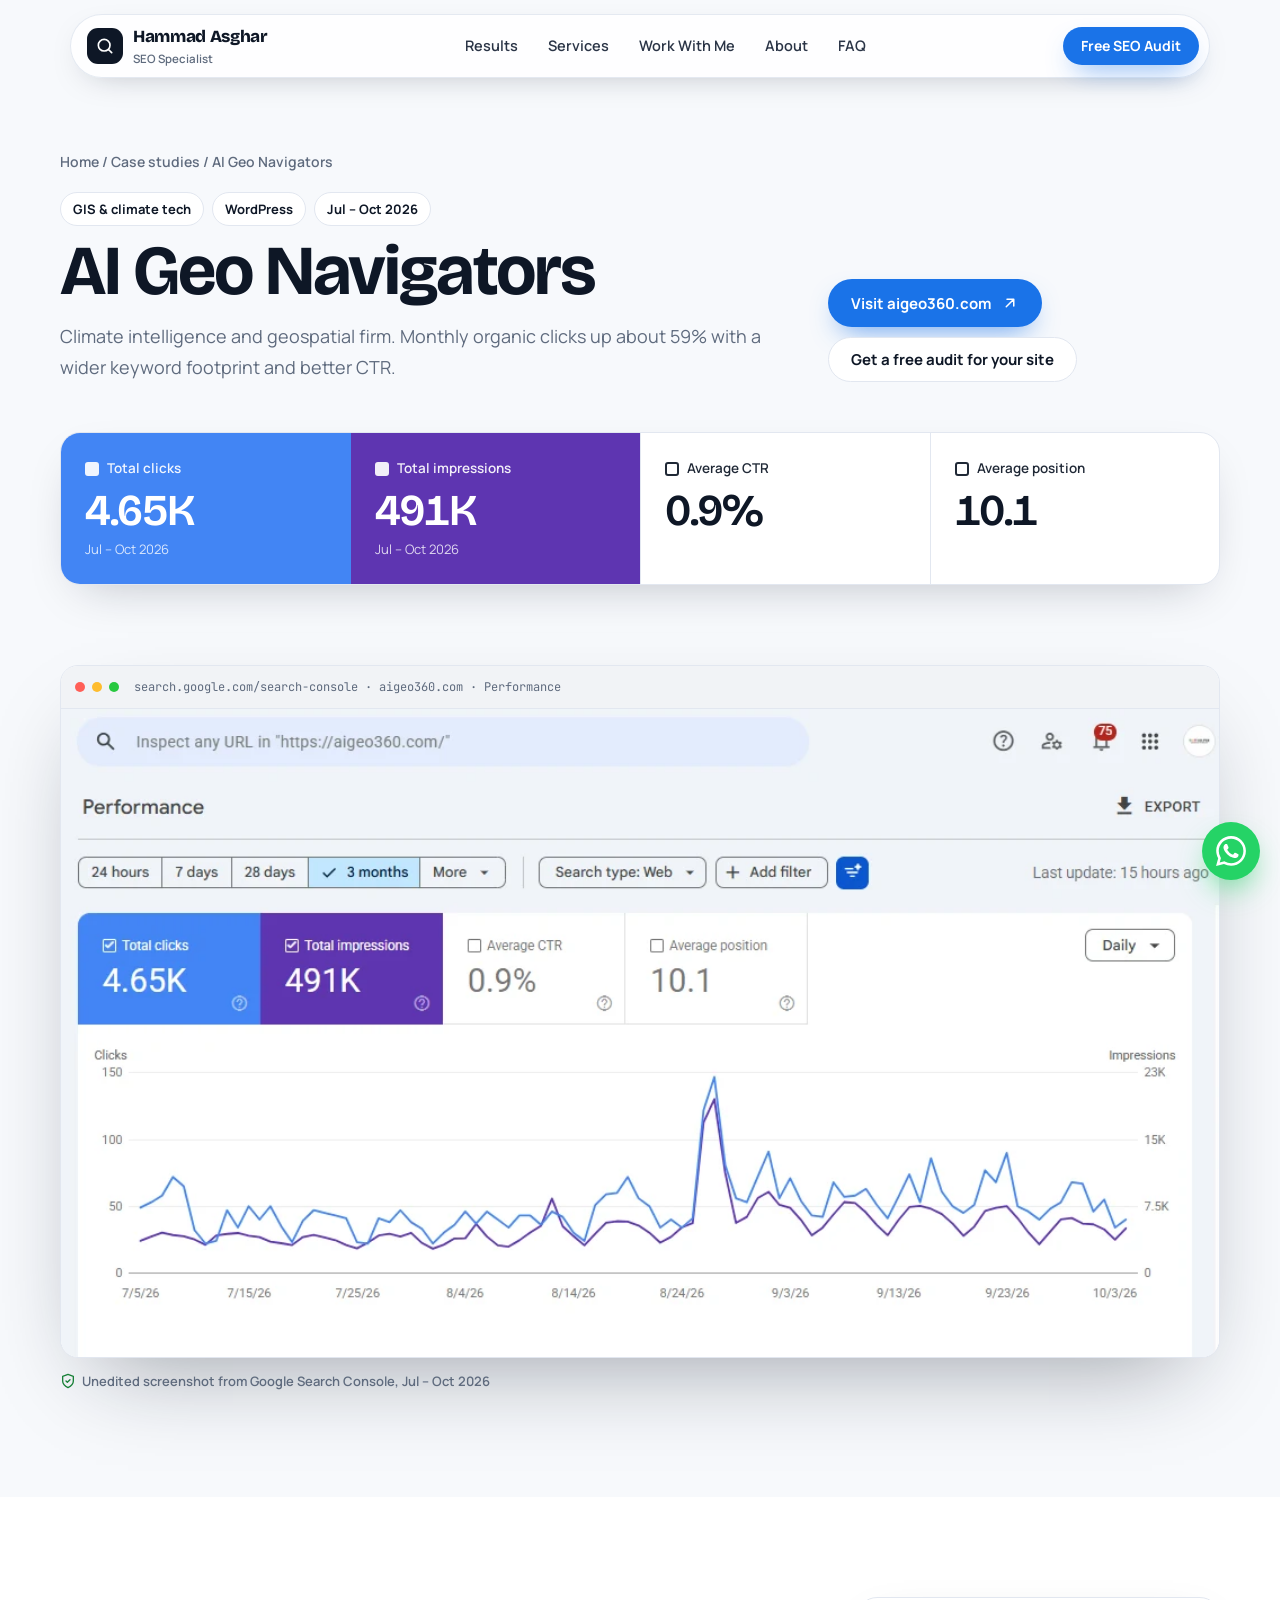
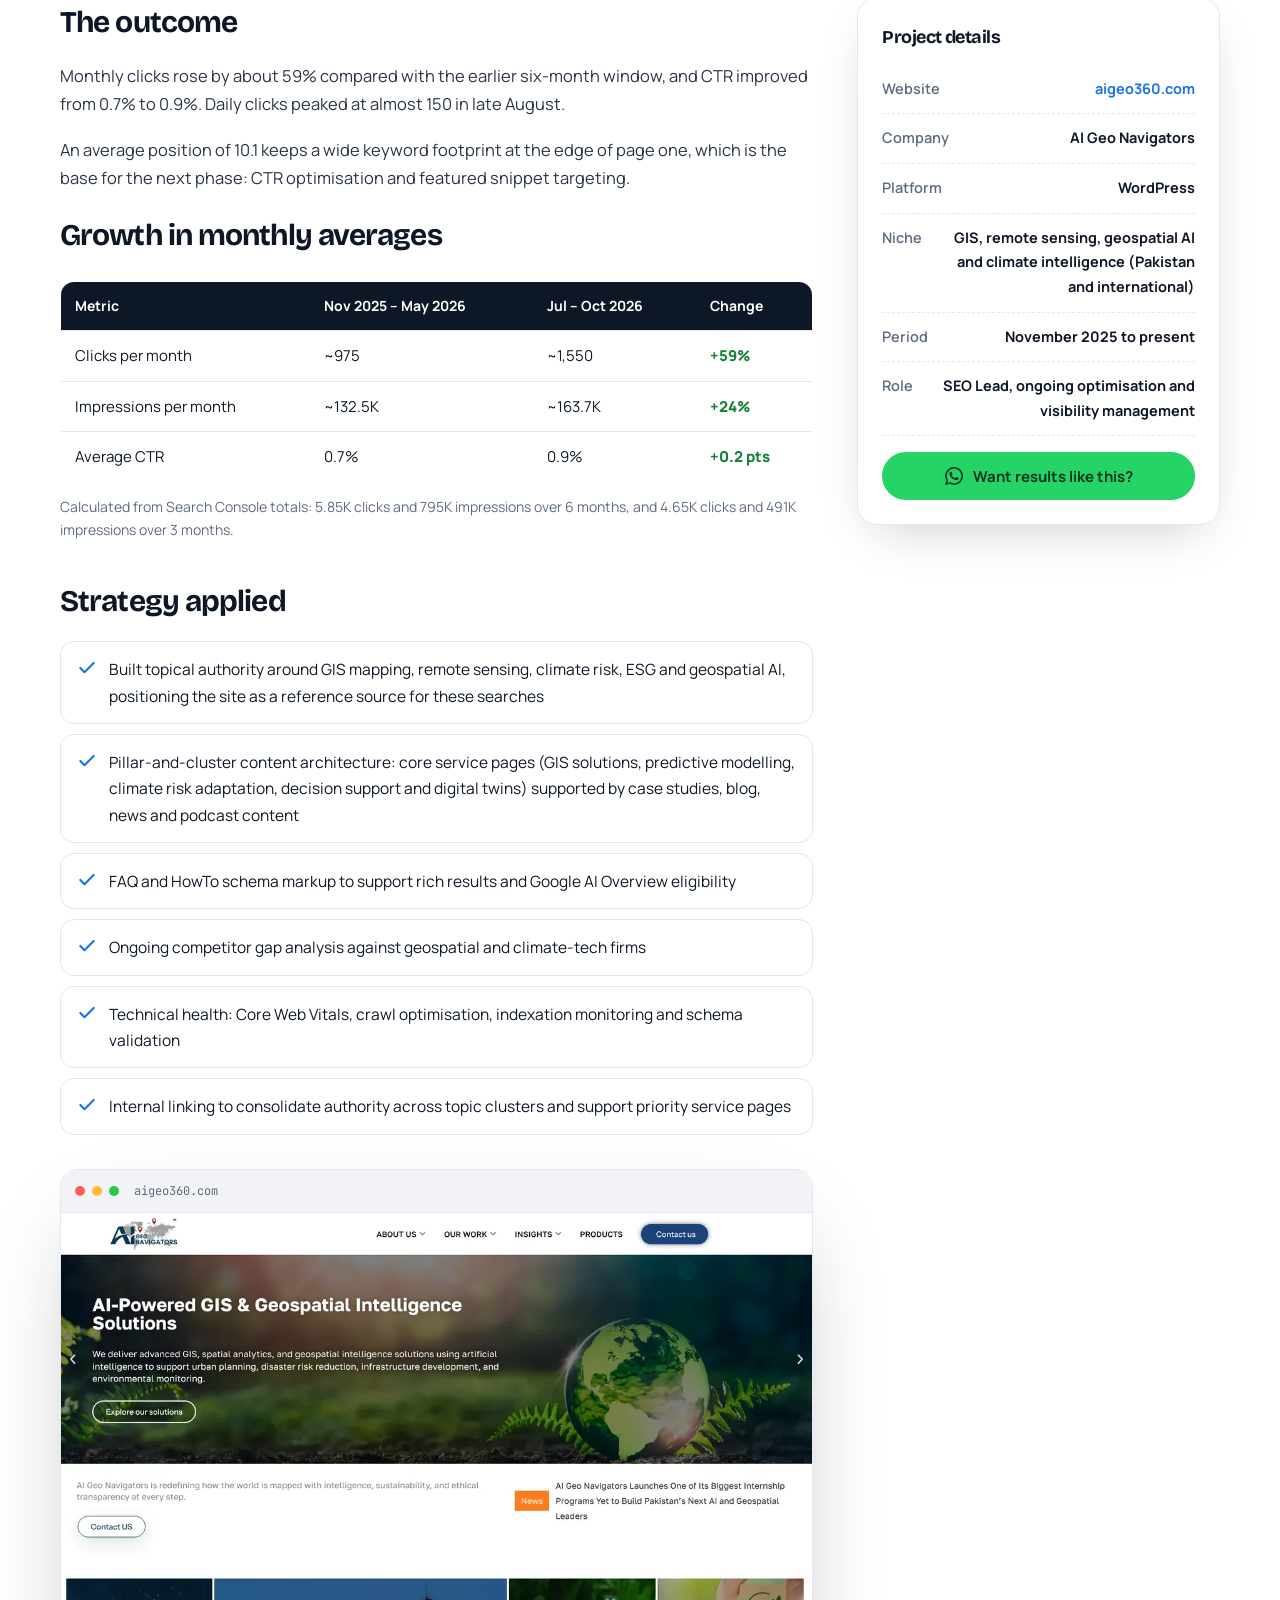
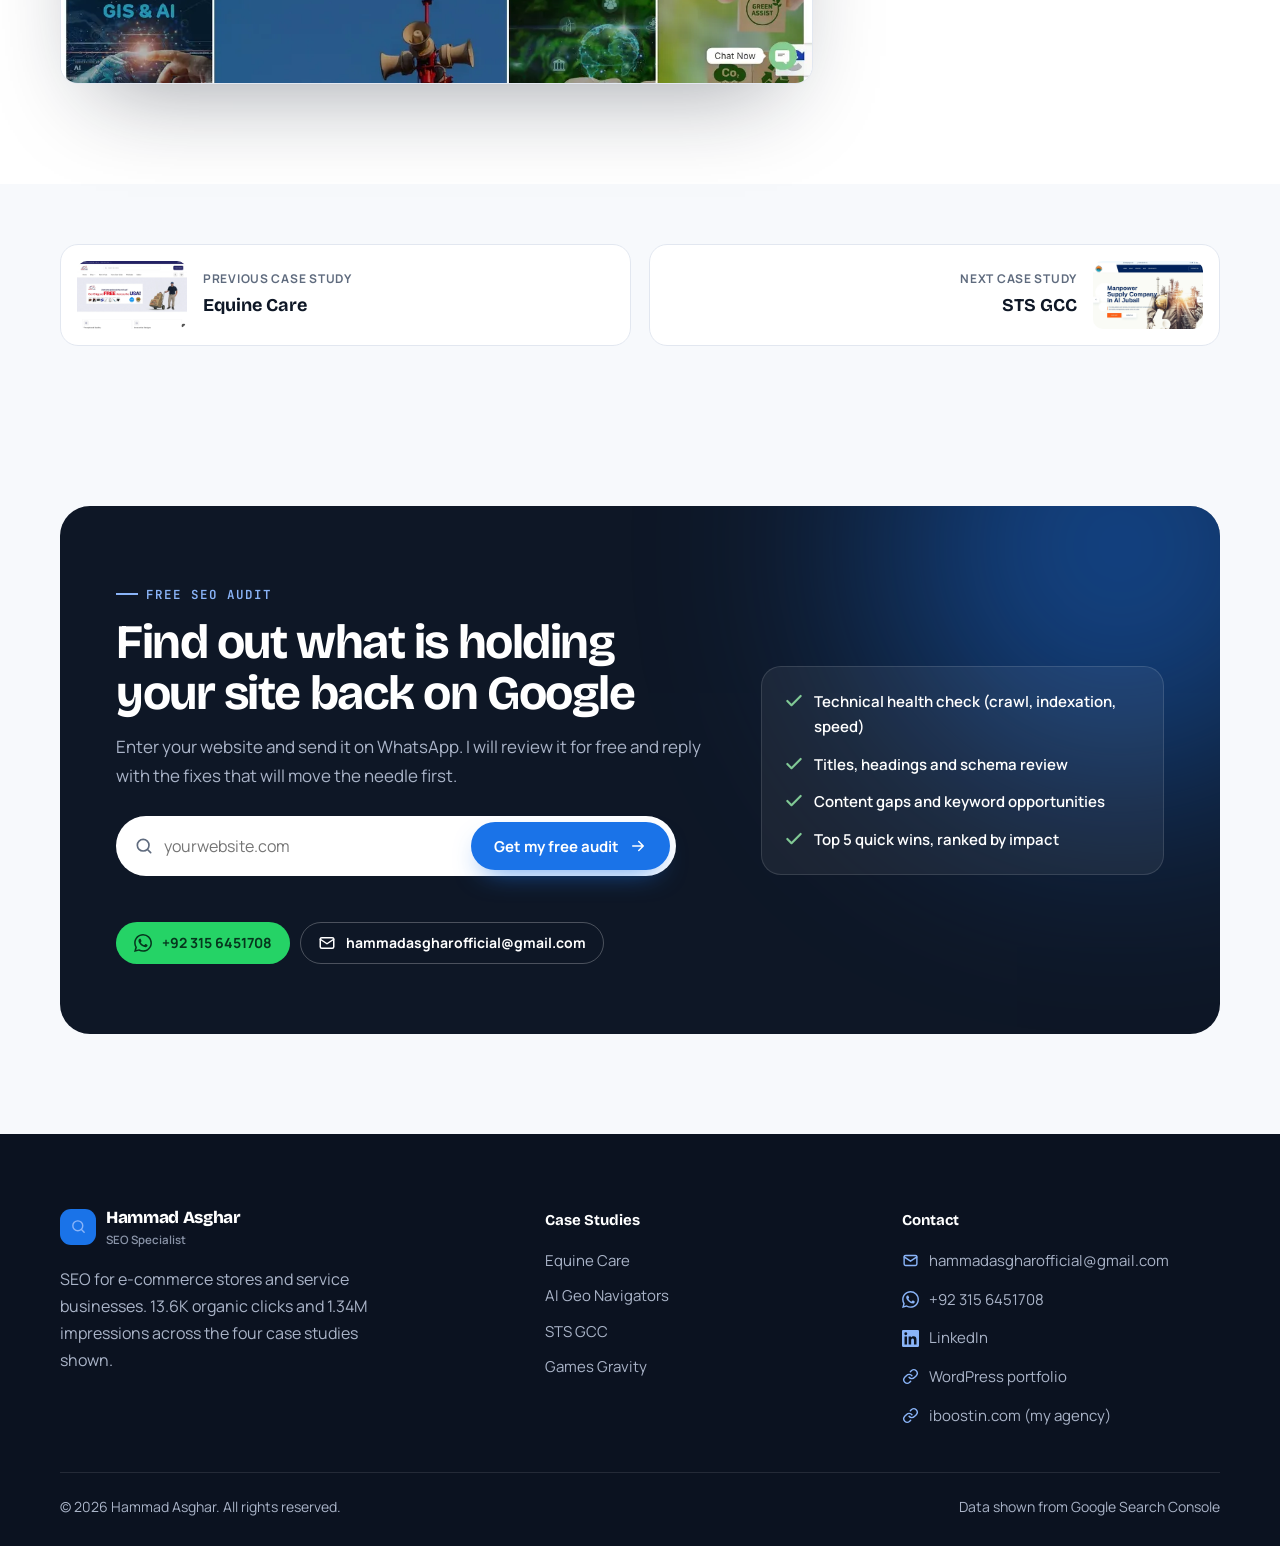
<file: hammad-seo-portfolio/case-studies/aigeo360.html>
<!doctype html>
<html lang="en">
<head>
  <meta charset="utf-8">
  <meta name="viewport" content="width=device-width, initial-scale=1">
  <title>AI Geo Navigators SEO Case Study | Hammad Asghar</title>
  <meta name="description" content="AI Geo Navigators (aigeo360.com) SEO case study: 4.65K clicks and 491K impressions, average position 10.1. Climate intelligence and geospatial firm. Monthly organic clicks up about 59% with a wider keyword footprint and better CTR.">
  <meta name="author" content="Hammad Asghar">
  <link rel="canonical" href="https://hammad-seo-portfolio.vercel.app/case-studies/aigeo360">
  <meta property="og:type" content="website">
  <meta property="og:title" content="AI Geo Navigators SEO Case Study | Hammad Asghar">
  <meta property="og:description" content="AI Geo Navigators (aigeo360.com) SEO case study: 4.65K clicks and 491K impressions, average position 10.1. Climate intelligence and geospatial firm. Monthly organic clicks up about 59% with a wider keyword footprint and better CTR.">
  <meta property="og:url" content="https://hammad-seo-portfolio.vercel.app/case-studies/aigeo360">
  <meta property="og:image" content="https://hammad-seo-portfolio.vercel.app/assets/img/og-image.jpg">
  <meta name="twitter:card" content="summary_large_image">
  <meta name="theme-color" content="#f7f9fc">
  <link rel="icon" href="../assets/img/favicon.svg" type="image/svg+xml">
  <link rel="preconnect" href="https://fonts.googleapis.com"><link rel="preconnect" href="https://fonts.gstatic.com" crossorigin>
  <link href="https://fonts.googleapis.com/css2?family=Bricolage+Grotesque:opsz,wght@12..96,500;12..96,600;12..96,700;12..96,800&family=JetBrains+Mono:wght@400;600&family=Manrope:wght@400;500;600;700;800&display=swap" rel="stylesheet">
  <link rel="stylesheet" href="../assets/css/styles.css">
  <script type="application/ld+json">{"@context": "https://schema.org", "@type": "Person", "name": "Hammad Asghar", "jobTitle": "SEO Specialist", "email": "mailto:hammadasgharofficial@gmail.com", "telephone": "+923156451708", "url": "https://hammad-seo-portfolio.vercel.app/", "sameAs": ["https://www.linkedin.com/in/hammad-asghar-saeed/", "https://hammad-wordpress-developer.vercel.app/"], "knowsAbout": ["Search Engine Optimization", "Technical SEO", "E-commerce SEO", "Shopify SEO", "WooCommerce SEO", "Local SEO", "AI search visibility"]}</script>
</head>
<body>
  <header class="header">
    <nav class="nav" aria-label="Main">
      <a href="../index.html" class="logo"><span class="logo-mark"><svg viewBox="0 0 24 24" fill="none" stroke="currentColor" stroke-width="2" stroke-linecap="round" stroke-linejoin="round" aria-hidden="true"><circle cx="11" cy="11" r="7"/><path d="m20 20-3.5-3.5"/></svg></span><span>Hammad Asghar<small>SEO Specialist</small></span></a>
      <div class="nav-links" id="nav-links"><a href="../index.html#results">Results</a><a href="../index.html#services">Services</a><a href="../index.html#work-with-me">Work With Me</a><a href="../index.html#about">About</a><a href="../index.html#faq">FAQ</a></div>
      <div class="nav-right">
        <a href="../index.html#audit" class="btn btn-blue btn-sm">Free SEO Audit</a>
        <button class="menu-toggle" type="button" aria-label="Open menu" aria-expanded="false" aria-controls="nav-links"><svg viewBox="0 0 24 24" fill="none" stroke="currentColor" stroke-width="2" stroke-linecap="round" stroke-linejoin="round" aria-hidden="true"><path d="M4 7h16M4 12h16M4 17h16"/></svg></button>
      </div>
    </nav>
  </header>
  <main id="top">
    <section class="c-hero">
      <div class="container">
        <div class="crumbs reveal"><a href="../index.html">Home</a> / <a href="../index.html#case-studies">Case studies</a> / <span>AI Geo Navigators</span></div>
        <div class="c-head">
          <div>
            <div class="tagline reveal"><span>GIS &amp; climate tech</span><span>WordPress</span><span>Jul – Oct 2026</span></div>
            <h1 class="reveal">AI Geo Navigators</h1>
            <p class="reveal">Climate intelligence and geospatial firm. Monthly organic clicks up about 59% with a wider keyword footprint and better CTR.</p>
          </div>
          <div class="c-actions reveal">
            <a href="https://aigeo360.com/" target="_blank" rel="noopener" class="btn btn-blue">Visit aigeo360.com <svg viewBox="0 0 24 24" fill="none" stroke="currentColor" stroke-width="2" stroke-linecap="round" stroke-linejoin="round" aria-hidden="true"><path d="M7 17 17 7M8 7h9v9"/></svg></a>
            <a href="../index.html#audit" class="btn btn-ghost">Get a free audit for your site</a>
          </div>
        </div>
      </div>
    </section>
    <div class="kpi-band"><div class="container reveal">
      <div class="gsc-tiles">
          <div class="gsc-tile c"><span class="lbl"><i></i>Total clicks</span><span class="val">4.65K</span><span class="sub">Jul – Oct 2026</span></div>
          <div class="gsc-tile i"><span class="lbl"><i></i>Total impressions</span><span class="val">491K</span><span class="sub">Jul – Oct 2026</span></div>
          <div class="gsc-tile"><span class="lbl"><i></i>Average CTR</span><span class="val">0.9%</span></div>
          <div class="gsc-tile"><span class="lbl"><i></i>Average position</span><span class="val">10.1</span></div>
        </div>
    </div></div>
    <section style="padding-top:40px">
      <div class="container">
        <div class="shot-frame reveal"><div class="shot-bar"><i></i><i></i><i></i><span>search.google.com/search-console · aigeo360.com · Performance</span></div>
          <img src="../assets/img/gsc-aigeo360.webp" alt="Google Search Console performance report for aigeo360.com"></div>
        <span class="verified"><svg viewBox="0 0 24 24" fill="none" stroke="currentColor" stroke-width="2" stroke-linecap="round" stroke-linejoin="round" aria-hidden="true"><path d="M12 22s8-4 8-10V5l-8-3-8 3v7c0 6 8 10 8 10z"/><path d="m9 12 2 2 4-4"/></svg> Unedited screenshot from Google Search Console, Jul – Oct 2026</span>
      </div>
    </section>
    <section class="s-white">
      <div class="container c-body">
        <div>
          <div class="prose reveal"><h2>The outcome</h2><p>Monthly clicks rose by about 59% compared with the earlier six-month window, and CTR improved from 0.7% to 0.9%. Daily clicks peaked at almost 150 in late August.</p><p>An average position of 10.1 keeps a wide keyword footprint at the edge of page one, which is the base for the next phase: CTR optimisation and featured snippet targeting.</p></div>
          <h2>Growth in monthly averages</h2>
          <div class="table-wrap"><table class="cmp"><thead><tr><th>Metric</th><th>Nov 2025 – May 2026</th><th>Jul – Oct 2026</th><th>Change</th></tr></thead><tbody><tr><td>Clicks per month</td><td>~975</td><td>~1,550</td><td>+59%</td></tr><tr><td>Impressions per month</td><td>~132.5K</td><td>~163.7K</td><td>+24%</td></tr><tr><td>Average CTR</td><td>0.7%</td><td>0.9%</td><td>+0.2 pts</td></tr></tbody></table></div>
          <p style="color:var(--muted);font-size:14px;margin:-18px 0 34px">Calculated from Search Console totals: 5.85K clicks and 795K impressions over 6 months, and 4.65K clicks and 491K impressions over 3 months.</p>
          <h2 class="reveal">Strategy applied</h2>
          <ul class="checks reveal"><li><svg viewBox="0 0 24 24" fill="none" stroke="currentColor" stroke-width="2.6" stroke-linecap="round" stroke-linejoin="round" aria-hidden="true"><path d="M20 6 9 17l-5-5"/></svg><span>Built topical authority around GIS mapping, remote sensing, climate risk, ESG and geospatial AI, positioning the site as a reference source for these searches</span></li><li><svg viewBox="0 0 24 24" fill="none" stroke="currentColor" stroke-width="2.6" stroke-linecap="round" stroke-linejoin="round" aria-hidden="true"><path d="M20 6 9 17l-5-5"/></svg><span>Pillar-and-cluster content architecture: core service pages (GIS solutions, predictive modelling, climate risk adaptation, decision support and digital twins) supported by case studies, blog, news and podcast content</span></li><li><svg viewBox="0 0 24 24" fill="none" stroke="currentColor" stroke-width="2.6" stroke-linecap="round" stroke-linejoin="round" aria-hidden="true"><path d="M20 6 9 17l-5-5"/></svg><span>FAQ and HowTo schema markup to support rich results and Google AI Overview eligibility</span></li><li><svg viewBox="0 0 24 24" fill="none" stroke="currentColor" stroke-width="2.6" stroke-linecap="round" stroke-linejoin="round" aria-hidden="true"><path d="M20 6 9 17l-5-5"/></svg><span>Ongoing competitor gap analysis against geospatial and climate-tech firms</span></li><li><svg viewBox="0 0 24 24" fill="none" stroke="currentColor" stroke-width="2.6" stroke-linecap="round" stroke-linejoin="round" aria-hidden="true"><path d="M20 6 9 17l-5-5"/></svg><span>Technical health: Core Web Vitals, crawl optimisation, indexation monitoring and schema validation</span></li><li><svg viewBox="0 0 24 24" fill="none" stroke="currentColor" stroke-width="2.6" stroke-linecap="round" stroke-linejoin="round" aria-hidden="true"><path d="M20 6 9 17l-5-5"/></svg><span>Internal linking to consolidate authority across topic clusters and support priority service pages</span></li></ul>
          <div class="shot-frame reveal"><div class="shot-bar"><i></i><i></i><i></i><span>aigeo360.com</span></div><img src="../assets/img/site-aigeo360.webp" alt="AI Geo Navigators homepage" loading="lazy" width="1200" height="750"></div>
        </div>
        <aside class="side reveal">
          <h3>Project details</h3>
          <div class="row"><span>Website</span><b><a class="arrow-link" href="https://aigeo360.com/" target="_blank" rel="noopener">aigeo360.com</a></b></div>
          <div class="row"><span>Company</span><b>AI Geo Navigators</b></div>
          <div class="row"><span>Platform</span><b>WordPress</b></div>
          <div class="row"><span>Niche</span><b>GIS, remote sensing, geospatial AI and climate intelligence (Pakistan and international)</b></div>
          <div class="row"><span>Period</span><b>November 2025 to present</b></div>
          <div class="row"><span>Role</span><b>SEO Lead, ongoing optimisation and visibility management</b></div>
          <a href="https://wa.me/923156451708?text=Hi%20Hammad%2C%20I%20saw%20your%20SEO%20portfolio%20and%20would%20like%20a%20free%20SEO%20audit." target="_blank" rel="noopener" class="btn btn-wa"><svg viewBox="0 0 24 24" fill="currentColor" aria-hidden="true"><path d="M17.47 14.38c-.3-.15-1.76-.87-2.03-.97-.27-.1-.47-.15-.67.15-.2.3-.77.97-.94 1.17-.17.2-.35.22-.65.07-.3-.15-1.26-.46-2.4-1.48-.89-.79-1.49-1.77-1.66-2.07-.17-.3-.02-.46.13-.61.13-.13.3-.35.45-.52.15-.17.2-.3.3-.5.1-.2.05-.37-.03-.52-.07-.15-.67-1.62-.92-2.22-.24-.58-.49-.5-.67-.51h-.57c-.2 0-.52.07-.8.37-.27.3-1.04 1.02-1.04 2.48 0 1.46 1.07 2.88 1.22 3.08.15.2 2.1 3.2 5.08 4.49.71.31 1.26.49 1.69.63.71.23 1.36.2 1.87.12.57-.09 1.76-.72 2.01-1.41.25-.7.25-1.29.17-1.41-.07-.13-.27-.2-.57-.35M12.05 21.8h-.01a9.8 9.8 0 0 1-5-1.37l-.36-.21-3.72.98 1-3.63-.24-.37a9.8 9.8 0 0 1-1.5-5.22c0-5.42 4.42-9.84 9.85-9.84a9.8 9.8 0 0 1 6.96 2.89 9.78 9.78 0 0 1 2.88 6.96c0 5.43-4.42 9.84-9.84 9.84M20.42 3.48A11.8 11.8 0 0 0 12.05 0C5.5 0 .16 5.34.16 11.89c0 2.1.55 4.14 1.59 5.94L.06 24l6.3-1.65a11.9 11.9 0 0 0 5.68 1.45h.01c6.55 0 11.89-5.34 11.89-11.9 0-3.17-1.24-6.16-3.48-8.4"/></svg> Want results like this?</a>
        </aside>
      </div>
    </section>
    <section style="padding:60px 0">
      <div class="container pn">
        <a href="equinecare.html" class="reveal"><img src="../assets/img/site-equinecare.webp" alt="" loading="lazy"><span><small>Previous case study</small><b>Equine Care</b></span></a>
        <a href="stsgcc.html" class="next reveal"><img src="../assets/img/site-stsgcc.webp" alt="" loading="lazy"><span><small>Next case study</small><b>STS GCC</b></span></a>
      </div>
    </section>
    <section id="audit">
      <div class="container">
        <div class="cta reveal">
          <div>
            <span class="eyebrow">Free SEO audit</span>
            <h2>Find out what is holding your site back on Google</h2>
            <p>Enter your website and send it on WhatsApp. I will review it for free and reply with the fixes that will move the needle first.</p>
            <form class="audit-form" data-wa="923156451708" novalidate>
              <label for="audit-url" class="sr-only">Your website address</label>
              <span class="af-ic"><svg viewBox="0 0 24 24" fill="none" stroke="currentColor" stroke-width="2" stroke-linecap="round" stroke-linejoin="round" aria-hidden="true"><circle cx="11" cy="11" r="7"/><path d="m20 20-3.5-3.5"/></svg></span>
              <input id="audit-url" name="url" type="text" inputmode="url" placeholder="yourwebsite.com" autocomplete="url">
              <button type="submit" class="btn btn-blue">Get my free audit <svg viewBox="0 0 24 24" fill="none" stroke="currentColor" stroke-width="2" stroke-linecap="round" stroke-linejoin="round" aria-hidden="true"><path d="M5 12h14M13 6l6 6-6 6"/></svg></button>
            </form>
            <p class="af-msg" role="status" aria-live="polite"></p>
            <div class="cta-actions">
              <a href="https://wa.me/923156451708?text=Hi%20Hammad%2C%20I%20saw%20your%20SEO%20portfolio%20and%20would%20like%20a%20free%20SEO%20audit." target="_blank" rel="noopener" class="btn btn-wa btn-sm"><svg viewBox="0 0 24 24" fill="currentColor" aria-hidden="true"><path d="M17.47 14.38c-.3-.15-1.76-.87-2.03-.97-.27-.1-.47-.15-.67.15-.2.3-.77.97-.94 1.17-.17.2-.35.22-.65.07-.3-.15-1.26-.46-2.4-1.48-.89-.79-1.49-1.77-1.66-2.07-.17-.3-.02-.46.13-.61.13-.13.3-.35.45-.52.15-.17.2-.3.3-.5.1-.2.05-.37-.03-.52-.07-.15-.67-1.62-.92-2.22-.24-.58-.49-.5-.67-.51h-.57c-.2 0-.52.07-.8.37-.27.3-1.04 1.02-1.04 2.48 0 1.46 1.07 2.88 1.22 3.08.15.2 2.1 3.2 5.08 4.49.71.31 1.26.49 1.69.63.71.23 1.36.2 1.87.12.57-.09 1.76-.72 2.01-1.41.25-.7.25-1.29.17-1.41-.07-.13-.27-.2-.57-.35M12.05 21.8h-.01a9.8 9.8 0 0 1-5-1.37l-.36-.21-3.72.98 1-3.63-.24-.37a9.8 9.8 0 0 1-1.5-5.22c0-5.42 4.42-9.84 9.85-9.84a9.8 9.8 0 0 1 6.96 2.89 9.78 9.78 0 0 1 2.88 6.96c0 5.43-4.42 9.84-9.84 9.84M20.42 3.48A11.8 11.8 0 0 0 12.05 0C5.5 0 .16 5.34.16 11.89c0 2.1.55 4.14 1.59 5.94L.06 24l6.3-1.65a11.9 11.9 0 0 0 5.68 1.45h.01c6.55 0 11.89-5.34 11.89-11.9 0-3.17-1.24-6.16-3.48-8.4"/></svg> +92 315 6451708</a>
              <a href="mailto:hammadasgharofficial@gmail.com?subject=Free%20SEO%20audit%20request" class="btn btn-ghost btn-sm"><svg viewBox="0 0 24 24" fill="none" stroke="currentColor" stroke-width="2" stroke-linecap="round" stroke-linejoin="round" aria-hidden="true"><rect x="3" y="5" width="18" height="14" rx="2"/><path d="m3 7 9 6 9-6"/></svg> hammadasgharofficial@gmail.com</a>
            </div>
          </div>
          <ul class="audit-list"><li><svg viewBox="0 0 24 24" fill="none" stroke="currentColor" stroke-width="2.6" stroke-linecap="round" stroke-linejoin="round" aria-hidden="true"><path d="M20 6 9 17l-5-5"/></svg>Technical health check (crawl, indexation, speed)</li><li><svg viewBox="0 0 24 24" fill="none" stroke="currentColor" stroke-width="2.6" stroke-linecap="round" stroke-linejoin="round" aria-hidden="true"><path d="M20 6 9 17l-5-5"/></svg>Titles, headings and schema review</li><li><svg viewBox="0 0 24 24" fill="none" stroke="currentColor" stroke-width="2.6" stroke-linecap="round" stroke-linejoin="round" aria-hidden="true"><path d="M20 6 9 17l-5-5"/></svg>Content gaps and keyword opportunities</li><li><svg viewBox="0 0 24 24" fill="none" stroke="currentColor" stroke-width="2.6" stroke-linecap="round" stroke-linejoin="round" aria-hidden="true"><path d="M20 6 9 17l-5-5"/></svg>Top 5 quick wins, ranked by impact</li></ul>
        </div>
      </div>
    </section>
  </main>
  <footer class="footer">
    <div class="container">
      <div class="f-grid">
        <div>
          <a href="../index.html" class="logo"><span class="logo-mark"><svg viewBox="0 0 24 24" fill="none" stroke="currentColor" stroke-width="2" stroke-linecap="round" stroke-linejoin="round" aria-hidden="true"><circle cx="11" cy="11" r="7"/><path d="m20 20-3.5-3.5"/></svg></span><span>Hammad Asghar<small>SEO Specialist</small></span></a>
          <p style="max-width:340px;margin:16px 0 0">SEO for e-commerce stores and service businesses. 13.6K organic clicks and 1.34M impressions across the four case studies shown.</p>
        </div>
        <div><h4>Case Studies</h4><ul><li><a href="../case-studies/equinecare.html">Equine Care</a></li><li><a href="../case-studies/aigeo360.html">AI Geo Navigators</a></li><li><a href="../case-studies/stsgcc.html">STS GCC</a></li><li><a href="../case-studies/gamesgravity.html">Games Gravity</a></li></ul></div>
        <div class="f-contact"><h4>Contact</h4><ul>
          <li><a href="mailto:hammadasgharofficial@gmail.com"><svg viewBox="0 0 24 24" fill="none" stroke="currentColor" stroke-width="2" stroke-linecap="round" stroke-linejoin="round" aria-hidden="true"><rect x="3" y="5" width="18" height="14" rx="2"/><path d="m3 7 9 6 9-6"/></svg> hammadasgharofficial@gmail.com</a></li>
          <li><a href="https://wa.me/923156451708?text=Hi%20Hammad%2C%20I%20saw%20your%20SEO%20portfolio%20and%20would%20like%20a%20free%20SEO%20audit." target="_blank" rel="noopener"><svg viewBox="0 0 24 24" fill="currentColor" aria-hidden="true"><path d="M17.47 14.38c-.3-.15-1.76-.87-2.03-.97-.27-.1-.47-.15-.67.15-.2.3-.77.97-.94 1.17-.17.2-.35.22-.65.07-.3-.15-1.26-.46-2.4-1.48-.89-.79-1.49-1.77-1.66-2.07-.17-.3-.02-.46.13-.61.13-.13.3-.35.45-.52.15-.17.2-.3.3-.5.1-.2.05-.37-.03-.52-.07-.15-.67-1.62-.92-2.22-.24-.58-.49-.5-.67-.51h-.57c-.2 0-.52.07-.8.37-.27.3-1.04 1.02-1.04 2.48 0 1.46 1.07 2.88 1.22 3.08.15.2 2.1 3.2 5.08 4.49.71.31 1.26.49 1.69.63.71.23 1.36.2 1.87.12.57-.09 1.76-.72 2.01-1.41.25-.7.25-1.29.17-1.41-.07-.13-.27-.2-.57-.35M12.05 21.8h-.01a9.8 9.8 0 0 1-5-1.37l-.36-.21-3.72.98 1-3.63-.24-.37a9.8 9.8 0 0 1-1.5-5.22c0-5.42 4.42-9.84 9.85-9.84a9.8 9.8 0 0 1 6.96 2.89 9.78 9.78 0 0 1 2.88 6.96c0 5.43-4.42 9.84-9.84 9.84M20.42 3.48A11.8 11.8 0 0 0 12.05 0C5.5 0 .16 5.34.16 11.89c0 2.1.55 4.14 1.59 5.94L.06 24l6.3-1.65a11.9 11.9 0 0 0 5.68 1.45h.01c6.55 0 11.89-5.34 11.89-11.9 0-3.17-1.24-6.16-3.48-8.4"/></svg> +92 315 6451708</a></li>
          <li><a href="https://www.linkedin.com/in/hammad-asghar-saeed/" target="_blank" rel="noopener"><svg viewBox="0 0 24 24" fill="currentColor" aria-hidden="true"><path d="M20.45 20.45h-3.55v-5.57c0-1.33-.03-3.04-1.85-3.04-1.86 0-2.14 1.45-2.14 2.95v5.66H9.35V9h3.41v1.56h.05c.48-.9 1.64-1.85 3.37-1.85 3.6 0 4.27 2.37 4.27 5.46v6.28zM5.34 7.43a2.06 2.06 0 1 1 0-4.12 2.06 2.06 0 0 1 0 4.12zM7.12 20.45H3.56V9h3.56v11.45zM22.22 0H1.77C.79 0 0 .77 0 1.73v20.54C0 23.23.79 24 1.77 24h20.45c.98 0 1.78-.77 1.78-1.73V1.73C24 .77 23.2 0 22.22 0z"/></svg> LinkedIn</a></li>
          <li><a href="https://hammad-wordpress-developer.vercel.app/" target="_blank" rel="noopener"><svg viewBox="0 0 24 24" fill="none" stroke="currentColor" stroke-width="2" stroke-linecap="round" stroke-linejoin="round" aria-hidden="true"><path d="M10 13a5 5 0 0 0 7.5.5l3-3a5 5 0 0 0-7-7l-1.7 1.7"/><path d="M14 11a5 5 0 0 0-7.5-.5l-3 3a5 5 0 0 0 7 7l1.7-1.7"/></svg> WordPress portfolio</a></li>
          <li><a href="https://iboostin.com/" target="_blank" rel="noopener"><svg viewBox="0 0 24 24" fill="none" stroke="currentColor" stroke-width="2" stroke-linecap="round" stroke-linejoin="round" aria-hidden="true"><path d="M10 13a5 5 0 0 0 7.5.5l3-3a5 5 0 0 0-7-7l-1.7 1.7"/><path d="M14 11a5 5 0 0 0-7.5-.5l-3 3a5 5 0 0 0 7 7l1.7-1.7"/></svg> iboostin.com (my agency)</a></li>
        </ul></div>
      </div>
      <div class="f-bottom"><span>&copy; <span class="year">2026</span> Hammad Asghar. All rights reserved.</span><span>Data shown from Google Search Console</span></div>
    </div>
  </footer>
  <a class="wa-float" href="https://wa.me/923156451708?text=Hi%20Hammad%2C%20I%20saw%20your%20SEO%20portfolio%20and%20would%20like%20a%20free%20SEO%20audit." target="_blank" rel="noopener" aria-label="Chat on WhatsApp"><svg viewBox="0 0 24 24" fill="currentColor" aria-hidden="true"><path d="M17.47 14.38c-.3-.15-1.76-.87-2.03-.97-.27-.1-.47-.15-.67.15-.2.3-.77.97-.94 1.17-.17.2-.35.22-.65.07-.3-.15-1.26-.46-2.4-1.48-.89-.79-1.49-1.77-1.66-2.07-.17-.3-.02-.46.13-.61.13-.13.3-.35.45-.52.15-.17.2-.3.3-.5.1-.2.05-.37-.03-.52-.07-.15-.67-1.62-.92-2.22-.24-.58-.49-.5-.67-.51h-.57c-.2 0-.52.07-.8.37-.27.3-1.04 1.02-1.04 2.48 0 1.46 1.07 2.88 1.22 3.08.15.2 2.1 3.2 5.08 4.49.71.31 1.26.49 1.69.63.71.23 1.36.2 1.87.12.57-.09 1.76-.72 2.01-1.41.25-.7.25-1.29.17-1.41-.07-.13-.27-.2-.57-.35M12.05 21.8h-.01a9.8 9.8 0 0 1-5-1.37l-.36-.21-3.72.98 1-3.63-.24-.37a9.8 9.8 0 0 1-1.5-5.22c0-5.42 4.42-9.84 9.85-9.84a9.8 9.8 0 0 1 6.96 2.89 9.78 9.78 0 0 1 2.88 6.96c0 5.43-4.42 9.84-9.84 9.84M20.42 3.48A11.8 11.8 0 0 0 12.05 0C5.5 0 .16 5.34.16 11.89c0 2.1.55 4.14 1.59 5.94L.06 24l6.3-1.65a11.9 11.9 0 0 0 5.68 1.45h.01c6.55 0 11.89-5.34 11.89-11.9 0-3.17-1.24-6.16-3.48-8.4"/></svg></a>
  <script src="../assets/js/main.js" defer></script>
</body>
</html>
</file>
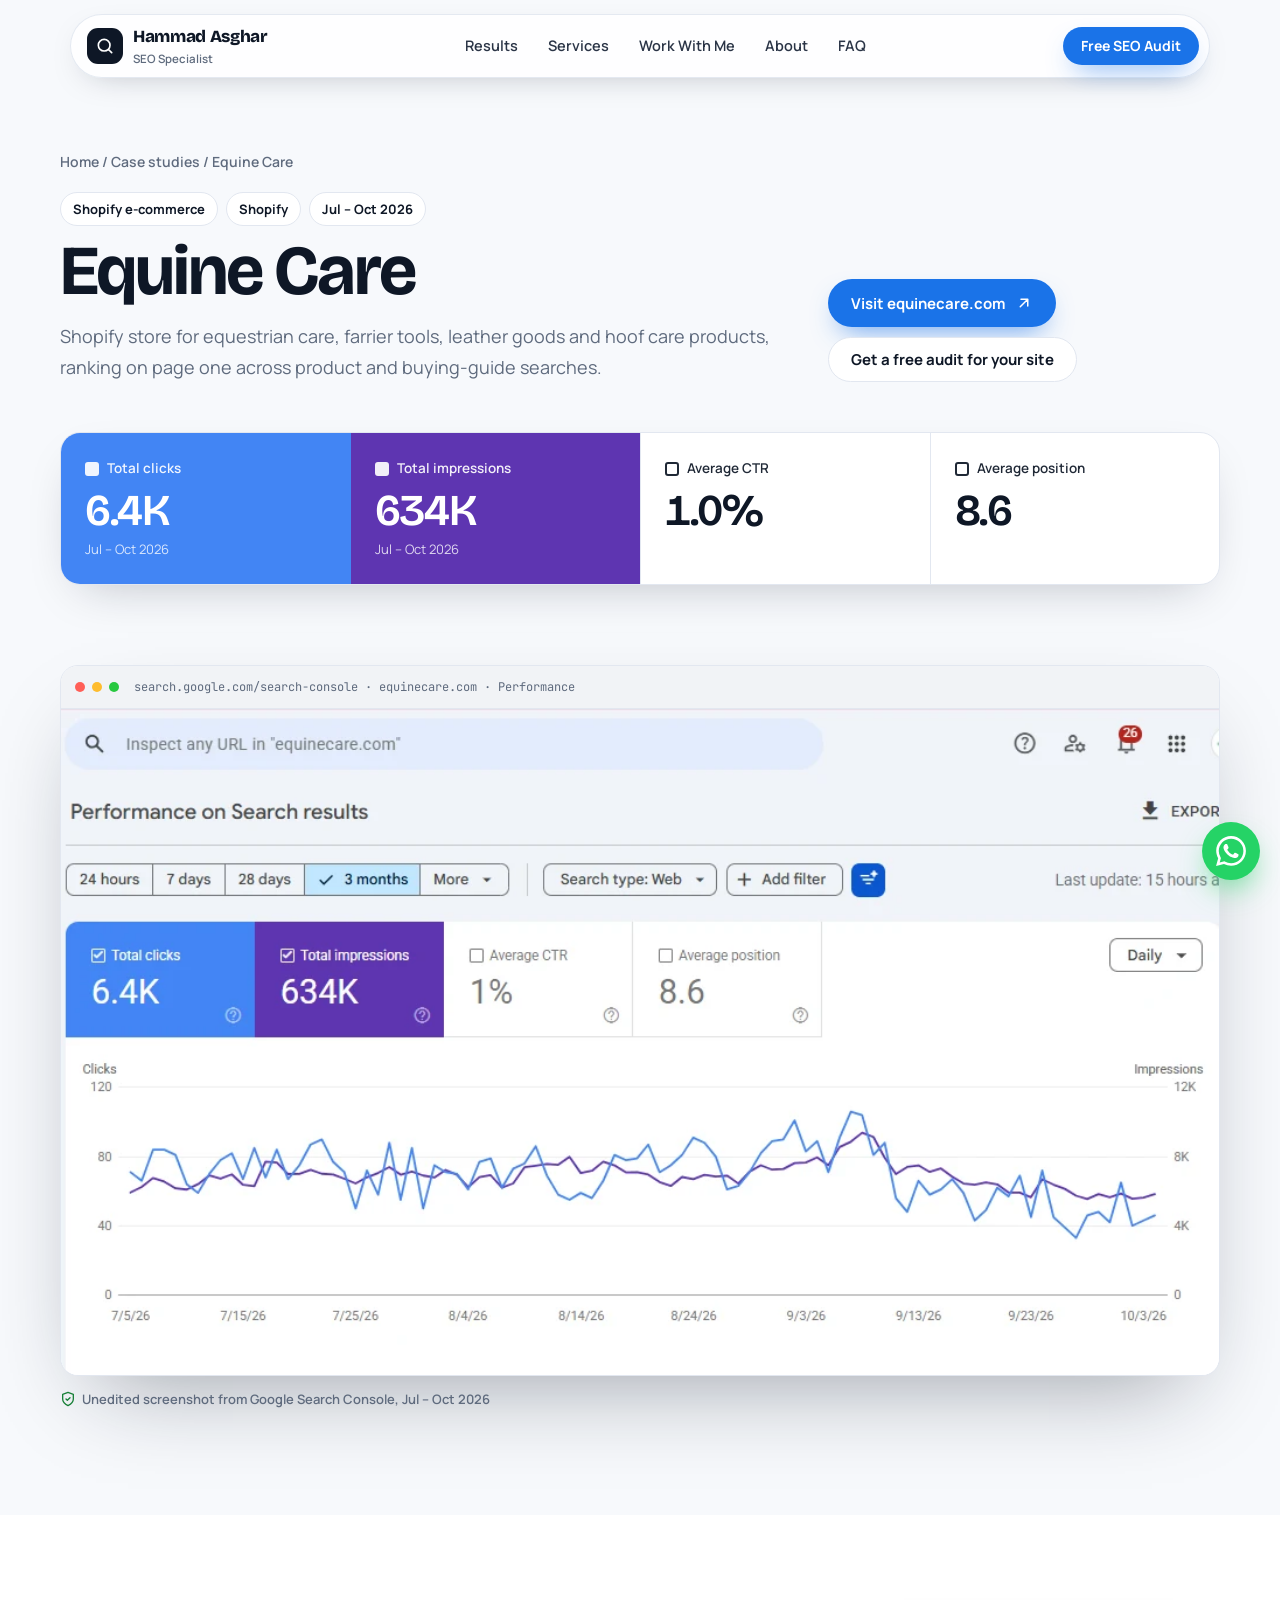
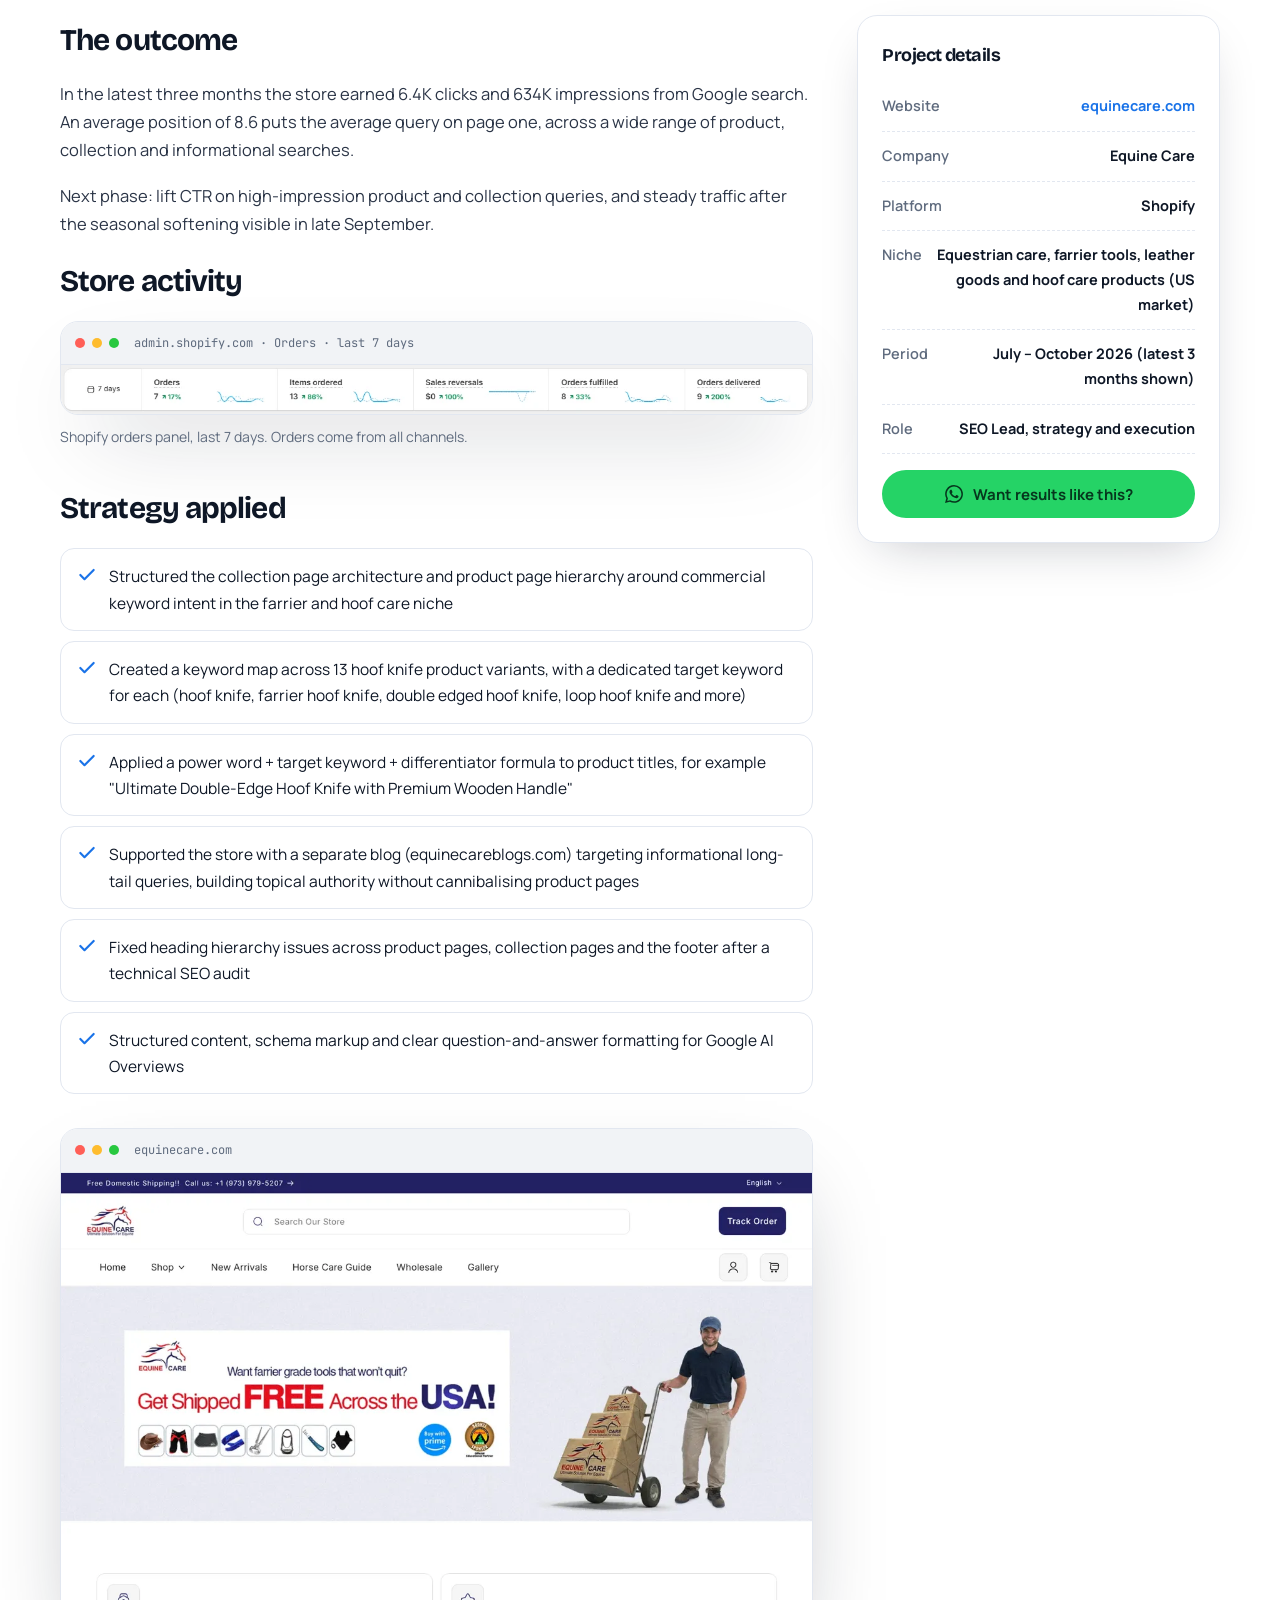
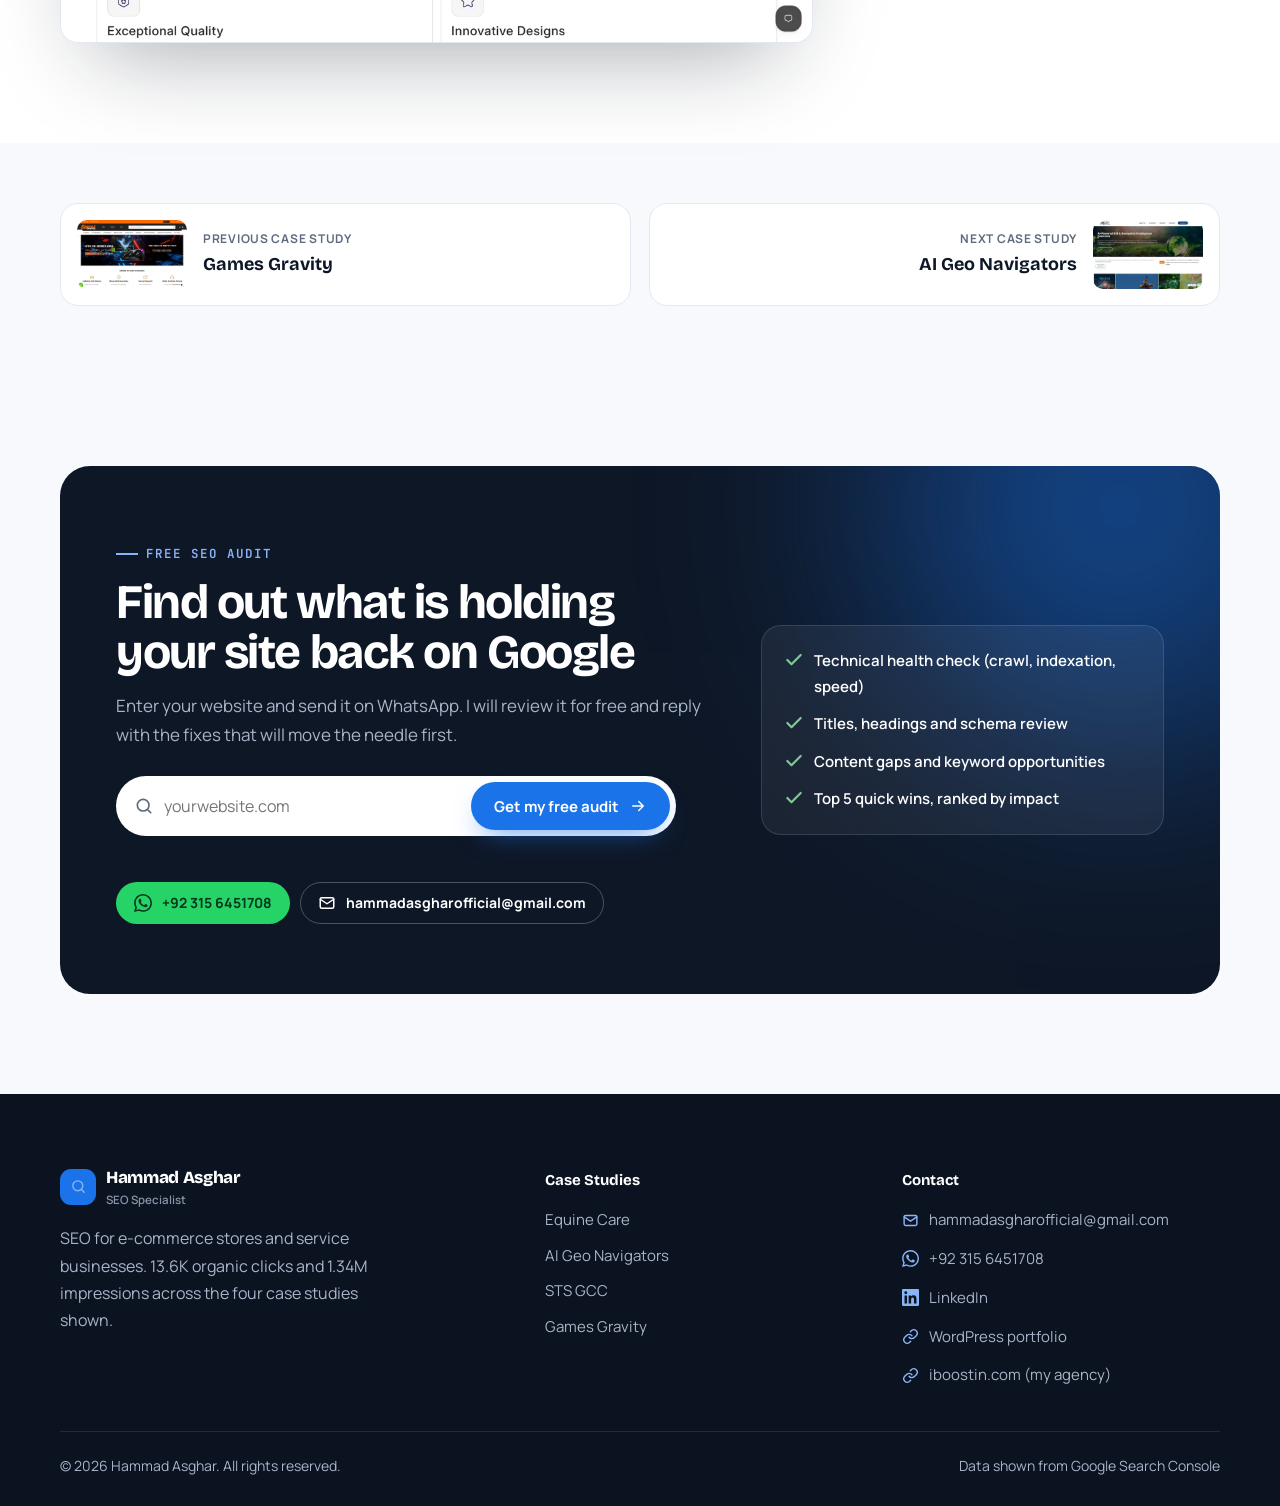
<file: hammad-seo-portfolio/case-studies/equinecare.html>
<!doctype html>
<html lang="en">
<head>
  <meta charset="utf-8">
  <meta name="viewport" content="width=device-width, initial-scale=1">
  <title>Equine Care SEO Case Study | Hammad Asghar</title>
  <meta name="description" content="Equine Care (equinecare.com) SEO case study: 6.4K clicks and 634K impressions, average position 8.6. Shopify store for equestrian care, farrier tools, leather goods and hoof care products, ranking on page one across product and buying-guide searches.">
  <meta name="author" content="Hammad Asghar">
  <link rel="canonical" href="https://hammad-seo-portfolio.vercel.app/case-studies/equinecare">
  <meta property="og:type" content="website">
  <meta property="og:title" content="Equine Care SEO Case Study | Hammad Asghar">
  <meta property="og:description" content="Equine Care (equinecare.com) SEO case study: 6.4K clicks and 634K impressions, average position 8.6. Shopify store for equestrian care, farrier tools, leather goods and hoof care products, ranking on page one across product and buying-guide searches.">
  <meta property="og:url" content="https://hammad-seo-portfolio.vercel.app/case-studies/equinecare">
  <meta property="og:image" content="https://hammad-seo-portfolio.vercel.app/assets/img/og-image.jpg">
  <meta name="twitter:card" content="summary_large_image">
  <meta name="theme-color" content="#f7f9fc">
  <link rel="icon" href="../assets/img/favicon.svg" type="image/svg+xml">
  <link rel="preconnect" href="https://fonts.googleapis.com"><link rel="preconnect" href="https://fonts.gstatic.com" crossorigin>
  <link href="https://fonts.googleapis.com/css2?family=Bricolage+Grotesque:opsz,wght@12..96,500;12..96,600;12..96,700;12..96,800&family=JetBrains+Mono:wght@400;600&family=Manrope:wght@400;500;600;700;800&display=swap" rel="stylesheet">
  <link rel="stylesheet" href="../assets/css/styles.css">
  <script type="application/ld+json">{"@context": "https://schema.org", "@type": "Person", "name": "Hammad Asghar", "jobTitle": "SEO Specialist", "email": "mailto:hammadasgharofficial@gmail.com", "telephone": "+923156451708", "url": "https://hammad-seo-portfolio.vercel.app/", "sameAs": ["https://www.linkedin.com/in/hammad-asghar-saeed/", "https://hammad-wordpress-developer.vercel.app/"], "knowsAbout": ["Search Engine Optimization", "Technical SEO", "E-commerce SEO", "Shopify SEO", "WooCommerce SEO", "Local SEO", "AI search visibility"]}</script>
</head>
<body>
  <header class="header">
    <nav class="nav" aria-label="Main">
      <a href="../index.html" class="logo"><span class="logo-mark"><svg viewBox="0 0 24 24" fill="none" stroke="currentColor" stroke-width="2" stroke-linecap="round" stroke-linejoin="round" aria-hidden="true"><circle cx="11" cy="11" r="7"/><path d="m20 20-3.5-3.5"/></svg></span><span>Hammad Asghar<small>SEO Specialist</small></span></a>
      <div class="nav-links" id="nav-links"><a href="../index.html#results">Results</a><a href="../index.html#services">Services</a><a href="../index.html#work-with-me">Work With Me</a><a href="../index.html#about">About</a><a href="../index.html#faq">FAQ</a></div>
      <div class="nav-right">
        <a href="../index.html#audit" class="btn btn-blue btn-sm">Free SEO Audit</a>
        <button class="menu-toggle" type="button" aria-label="Open menu" aria-expanded="false" aria-controls="nav-links"><svg viewBox="0 0 24 24" fill="none" stroke="currentColor" stroke-width="2" stroke-linecap="round" stroke-linejoin="round" aria-hidden="true"><path d="M4 7h16M4 12h16M4 17h16"/></svg></button>
      </div>
    </nav>
  </header>
  <main id="top">
    <section class="c-hero">
      <div class="container">
        <div class="crumbs reveal"><a href="../index.html">Home</a> / <a href="../index.html#case-studies">Case studies</a> / <span>Equine Care</span></div>
        <div class="c-head">
          <div>
            <div class="tagline reveal"><span>Shopify e-commerce</span><span>Shopify</span><span>Jul – Oct 2026</span></div>
            <h1 class="reveal">Equine Care</h1>
            <p class="reveal">Shopify store for equestrian care, farrier tools, leather goods and hoof care products, ranking on page one across product and buying-guide searches.</p>
          </div>
          <div class="c-actions reveal">
            <a href="https://equinecare.com/" target="_blank" rel="noopener" class="btn btn-blue">Visit equinecare.com <svg viewBox="0 0 24 24" fill="none" stroke="currentColor" stroke-width="2" stroke-linecap="round" stroke-linejoin="round" aria-hidden="true"><path d="M7 17 17 7M8 7h9v9"/></svg></a>
            <a href="../index.html#audit" class="btn btn-ghost">Get a free audit for your site</a>
          </div>
        </div>
      </div>
    </section>
    <div class="kpi-band"><div class="container reveal">
      <div class="gsc-tiles">
          <div class="gsc-tile c"><span class="lbl"><i></i>Total clicks</span><span class="val">6.4K</span><span class="sub">Jul – Oct 2026</span></div>
          <div class="gsc-tile i"><span class="lbl"><i></i>Total impressions</span><span class="val">634K</span><span class="sub">Jul – Oct 2026</span></div>
          <div class="gsc-tile"><span class="lbl"><i></i>Average CTR</span><span class="val">1.0%</span></div>
          <div class="gsc-tile"><span class="lbl"><i></i>Average position</span><span class="val">8.6</span></div>
        </div>
    </div></div>
    <section style="padding-top:40px">
      <div class="container">
        <div class="shot-frame reveal"><div class="shot-bar"><i></i><i></i><i></i><span>search.google.com/search-console · equinecare.com · Performance</span></div>
          <img src="../assets/img/gsc-equinecare.webp" alt="Google Search Console performance report for equinecare.com"></div>
        <span class="verified"><svg viewBox="0 0 24 24" fill="none" stroke="currentColor" stroke-width="2" stroke-linecap="round" stroke-linejoin="round" aria-hidden="true"><path d="M12 22s8-4 8-10V5l-8-3-8 3v7c0 6 8 10 8 10z"/><path d="m9 12 2 2 4-4"/></svg> Unedited screenshot from Google Search Console, Jul – Oct 2026</span>
      </div>
    </section>
    <section class="s-white">
      <div class="container c-body">
        <div>
          <div class="prose reveal"><h2>The outcome</h2><p>In the latest three months the store earned 6.4K clicks and 634K impressions from Google search. An average position of 8.6 puts the average query on page one, across a wide range of product, collection and informational searches.</p><p>Next phase: lift CTR on high-impression product and collection queries, and steady traffic after the seasonal softening visible in late September.</p></div>
          <h2>Store activity</h2>
          <div class="shot-frame" style="margin-bottom:10px"><div class="shot-bar"><i></i><i></i><i></i><span>admin.shopify.com · Orders · last 7 days</span></div><img src="../assets/img/shopify-kpis.webp" alt="Shopify orders panel for the last 7 days: 7 orders, up 17 percent" loading="lazy"></div>
          <p style="color:var(--muted);font-size:14px;margin:0 0 34px">Shopify orders panel, last 7 days. Orders come from all channels.</p>
          <h2 class="reveal">Strategy applied</h2>
          <ul class="checks reveal"><li><svg viewBox="0 0 24 24" fill="none" stroke="currentColor" stroke-width="2.6" stroke-linecap="round" stroke-linejoin="round" aria-hidden="true"><path d="M20 6 9 17l-5-5"/></svg><span>Structured the collection page architecture and product page hierarchy around commercial keyword intent in the farrier and hoof care niche</span></li><li><svg viewBox="0 0 24 24" fill="none" stroke="currentColor" stroke-width="2.6" stroke-linecap="round" stroke-linejoin="round" aria-hidden="true"><path d="M20 6 9 17l-5-5"/></svg><span>Created a keyword map across 13 hoof knife product variants, with a dedicated target keyword for each (hoof knife, farrier hoof knife, double edged hoof knife, loop hoof knife and more)</span></li><li><svg viewBox="0 0 24 24" fill="none" stroke="currentColor" stroke-width="2.6" stroke-linecap="round" stroke-linejoin="round" aria-hidden="true"><path d="M20 6 9 17l-5-5"/></svg><span>Applied a power word + target keyword + differentiator formula to product titles, for example &quot;Ultimate Double-Edge Hoof Knife with Premium Wooden Handle&quot;</span></li><li><svg viewBox="0 0 24 24" fill="none" stroke="currentColor" stroke-width="2.6" stroke-linecap="round" stroke-linejoin="round" aria-hidden="true"><path d="M20 6 9 17l-5-5"/></svg><span>Supported the store with a separate blog (equinecareblogs.com) targeting informational long-tail queries, building topical authority without cannibalising product pages</span></li><li><svg viewBox="0 0 24 24" fill="none" stroke="currentColor" stroke-width="2.6" stroke-linecap="round" stroke-linejoin="round" aria-hidden="true"><path d="M20 6 9 17l-5-5"/></svg><span>Fixed heading hierarchy issues across product pages, collection pages and the footer after a technical SEO audit</span></li><li><svg viewBox="0 0 24 24" fill="none" stroke="currentColor" stroke-width="2.6" stroke-linecap="round" stroke-linejoin="round" aria-hidden="true"><path d="M20 6 9 17l-5-5"/></svg><span>Structured content, schema markup and clear question-and-answer formatting for Google AI Overviews</span></li></ul>
          <div class="shot-frame reveal"><div class="shot-bar"><i></i><i></i><i></i><span>equinecare.com</span></div><img src="../assets/img/site-equinecare.webp" alt="Equine Care homepage" loading="lazy" width="1200" height="750"></div>
        </div>
        <aside class="side reveal">
          <h3>Project details</h3>
          <div class="row"><span>Website</span><b><a class="arrow-link" href="https://equinecare.com/" target="_blank" rel="noopener">equinecare.com</a></b></div>
          <div class="row"><span>Company</span><b>Equine Care</b></div>
          <div class="row"><span>Platform</span><b>Shopify</b></div>
          <div class="row"><span>Niche</span><b>Equestrian care, farrier tools, leather goods and hoof care products (US market)</b></div>
          <div class="row"><span>Period</span><b>July – October 2026 (latest 3 months shown)</b></div>
          <div class="row"><span>Role</span><b>SEO Lead, strategy and execution</b></div>
          <a href="https://wa.me/923156451708?text=Hi%20Hammad%2C%20I%20saw%20your%20SEO%20portfolio%20and%20would%20like%20a%20free%20SEO%20audit." target="_blank" rel="noopener" class="btn btn-wa"><svg viewBox="0 0 24 24" fill="currentColor" aria-hidden="true"><path d="M17.47 14.38c-.3-.15-1.76-.87-2.03-.97-.27-.1-.47-.15-.67.15-.2.3-.77.97-.94 1.17-.17.2-.35.22-.65.07-.3-.15-1.26-.46-2.4-1.48-.89-.79-1.49-1.77-1.66-2.07-.17-.3-.02-.46.13-.61.13-.13.3-.35.45-.52.15-.17.2-.3.3-.5.1-.2.05-.37-.03-.52-.07-.15-.67-1.62-.92-2.22-.24-.58-.49-.5-.67-.51h-.57c-.2 0-.52.07-.8.37-.27.3-1.04 1.02-1.04 2.48 0 1.46 1.07 2.88 1.22 3.08.15.2 2.1 3.2 5.08 4.49.71.31 1.26.49 1.69.63.71.23 1.36.2 1.87.12.57-.09 1.76-.72 2.01-1.41.25-.7.25-1.29.17-1.41-.07-.13-.27-.2-.57-.35M12.05 21.8h-.01a9.8 9.8 0 0 1-5-1.37l-.36-.21-3.72.98 1-3.63-.24-.37a9.8 9.8 0 0 1-1.5-5.22c0-5.42 4.42-9.84 9.85-9.84a9.8 9.8 0 0 1 6.96 2.89 9.78 9.78 0 0 1 2.88 6.96c0 5.43-4.42 9.84-9.84 9.84M20.42 3.48A11.8 11.8 0 0 0 12.05 0C5.5 0 .16 5.34.16 11.89c0 2.1.55 4.14 1.59 5.94L.06 24l6.3-1.65a11.9 11.9 0 0 0 5.68 1.45h.01c6.55 0 11.89-5.34 11.89-11.9 0-3.17-1.24-6.16-3.48-8.4"/></svg> Want results like this?</a>
        </aside>
      </div>
    </section>
    <section style="padding:60px 0">
      <div class="container pn">
        <a href="gamesgravity.html" class="reveal"><img src="../assets/img/site-gamesgravity.webp" alt="" loading="lazy"><span><small>Previous case study</small><b>Games Gravity</b></span></a>
        <a href="aigeo360.html" class="next reveal"><img src="../assets/img/site-aigeo360.webp" alt="" loading="lazy"><span><small>Next case study</small><b>AI Geo Navigators</b></span></a>
      </div>
    </section>
    <section id="audit">
      <div class="container">
        <div class="cta reveal">
          <div>
            <span class="eyebrow">Free SEO audit</span>
            <h2>Find out what is holding your site back on Google</h2>
            <p>Enter your website and send it on WhatsApp. I will review it for free and reply with the fixes that will move the needle first.</p>
            <form class="audit-form" data-wa="923156451708" novalidate>
              <label for="audit-url" class="sr-only">Your website address</label>
              <span class="af-ic"><svg viewBox="0 0 24 24" fill="none" stroke="currentColor" stroke-width="2" stroke-linecap="round" stroke-linejoin="round" aria-hidden="true"><circle cx="11" cy="11" r="7"/><path d="m20 20-3.5-3.5"/></svg></span>
              <input id="audit-url" name="url" type="text" inputmode="url" placeholder="yourwebsite.com" autocomplete="url">
              <button type="submit" class="btn btn-blue">Get my free audit <svg viewBox="0 0 24 24" fill="none" stroke="currentColor" stroke-width="2" stroke-linecap="round" stroke-linejoin="round" aria-hidden="true"><path d="M5 12h14M13 6l6 6-6 6"/></svg></button>
            </form>
            <p class="af-msg" role="status" aria-live="polite"></p>
            <div class="cta-actions">
              <a href="https://wa.me/923156451708?text=Hi%20Hammad%2C%20I%20saw%20your%20SEO%20portfolio%20and%20would%20like%20a%20free%20SEO%20audit." target="_blank" rel="noopener" class="btn btn-wa btn-sm"><svg viewBox="0 0 24 24" fill="currentColor" aria-hidden="true"><path d="M17.47 14.38c-.3-.15-1.76-.87-2.03-.97-.27-.1-.47-.15-.67.15-.2.3-.77.97-.94 1.17-.17.2-.35.22-.65.07-.3-.15-1.26-.46-2.4-1.48-.89-.79-1.49-1.77-1.66-2.07-.17-.3-.02-.46.13-.61.13-.13.3-.35.45-.52.15-.17.2-.3.3-.5.1-.2.05-.37-.03-.52-.07-.15-.67-1.62-.92-2.22-.24-.58-.49-.5-.67-.51h-.57c-.2 0-.52.07-.8.37-.27.3-1.04 1.02-1.04 2.48 0 1.46 1.07 2.88 1.22 3.08.15.2 2.1 3.2 5.08 4.49.71.31 1.26.49 1.69.63.71.23 1.36.2 1.87.12.57-.09 1.76-.72 2.01-1.41.25-.7.25-1.29.17-1.41-.07-.13-.27-.2-.57-.35M12.05 21.8h-.01a9.8 9.8 0 0 1-5-1.37l-.36-.21-3.72.98 1-3.63-.24-.37a9.8 9.8 0 0 1-1.5-5.22c0-5.42 4.42-9.84 9.85-9.84a9.8 9.8 0 0 1 6.96 2.89 9.78 9.78 0 0 1 2.88 6.96c0 5.43-4.42 9.84-9.84 9.84M20.42 3.48A11.8 11.8 0 0 0 12.05 0C5.5 0 .16 5.34.16 11.89c0 2.1.55 4.14 1.59 5.94L.06 24l6.3-1.65a11.9 11.9 0 0 0 5.68 1.45h.01c6.55 0 11.89-5.34 11.89-11.9 0-3.17-1.24-6.16-3.48-8.4"/></svg> +92 315 6451708</a>
              <a href="mailto:hammadasgharofficial@gmail.com?subject=Free%20SEO%20audit%20request" class="btn btn-ghost btn-sm"><svg viewBox="0 0 24 24" fill="none" stroke="currentColor" stroke-width="2" stroke-linecap="round" stroke-linejoin="round" aria-hidden="true"><rect x="3" y="5" width="18" height="14" rx="2"/><path d="m3 7 9 6 9-6"/></svg> hammadasgharofficial@gmail.com</a>
            </div>
          </div>
          <ul class="audit-list"><li><svg viewBox="0 0 24 24" fill="none" stroke="currentColor" stroke-width="2.6" stroke-linecap="round" stroke-linejoin="round" aria-hidden="true"><path d="M20 6 9 17l-5-5"/></svg>Technical health check (crawl, indexation, speed)</li><li><svg viewBox="0 0 24 24" fill="none" stroke="currentColor" stroke-width="2.6" stroke-linecap="round" stroke-linejoin="round" aria-hidden="true"><path d="M20 6 9 17l-5-5"/></svg>Titles, headings and schema review</li><li><svg viewBox="0 0 24 24" fill="none" stroke="currentColor" stroke-width="2.6" stroke-linecap="round" stroke-linejoin="round" aria-hidden="true"><path d="M20 6 9 17l-5-5"/></svg>Content gaps and keyword opportunities</li><li><svg viewBox="0 0 24 24" fill="none" stroke="currentColor" stroke-width="2.6" stroke-linecap="round" stroke-linejoin="round" aria-hidden="true"><path d="M20 6 9 17l-5-5"/></svg>Top 5 quick wins, ranked by impact</li></ul>
        </div>
      </div>
    </section>
  </main>
  <footer class="footer">
    <div class="container">
      <div class="f-grid">
        <div>
          <a href="../index.html" class="logo"><span class="logo-mark"><svg viewBox="0 0 24 24" fill="none" stroke="currentColor" stroke-width="2" stroke-linecap="round" stroke-linejoin="round" aria-hidden="true"><circle cx="11" cy="11" r="7"/><path d="m20 20-3.5-3.5"/></svg></span><span>Hammad Asghar<small>SEO Specialist</small></span></a>
          <p style="max-width:340px;margin:16px 0 0">SEO for e-commerce stores and service businesses. 13.6K organic clicks and 1.34M impressions across the four case studies shown.</p>
        </div>
        <div><h4>Case Studies</h4><ul><li><a href="../case-studies/equinecare.html">Equine Care</a></li><li><a href="../case-studies/aigeo360.html">AI Geo Navigators</a></li><li><a href="../case-studies/stsgcc.html">STS GCC</a></li><li><a href="../case-studies/gamesgravity.html">Games Gravity</a></li></ul></div>
        <div class="f-contact"><h4>Contact</h4><ul>
          <li><a href="mailto:hammadasgharofficial@gmail.com"><svg viewBox="0 0 24 24" fill="none" stroke="currentColor" stroke-width="2" stroke-linecap="round" stroke-linejoin="round" aria-hidden="true"><rect x="3" y="5" width="18" height="14" rx="2"/><path d="m3 7 9 6 9-6"/></svg> hammadasgharofficial@gmail.com</a></li>
          <li><a href="https://wa.me/923156451708?text=Hi%20Hammad%2C%20I%20saw%20your%20SEO%20portfolio%20and%20would%20like%20a%20free%20SEO%20audit." target="_blank" rel="noopener"><svg viewBox="0 0 24 24" fill="currentColor" aria-hidden="true"><path d="M17.47 14.38c-.3-.15-1.76-.87-2.03-.97-.27-.1-.47-.15-.67.15-.2.3-.77.97-.94 1.17-.17.2-.35.22-.65.07-.3-.15-1.26-.46-2.4-1.48-.89-.79-1.49-1.77-1.66-2.07-.17-.3-.02-.46.13-.61.13-.13.3-.35.45-.52.15-.17.2-.3.3-.5.1-.2.05-.37-.03-.52-.07-.15-.67-1.62-.92-2.22-.24-.58-.49-.5-.67-.51h-.57c-.2 0-.52.07-.8.37-.27.3-1.04 1.02-1.04 2.48 0 1.46 1.07 2.88 1.22 3.08.15.2 2.1 3.2 5.08 4.49.71.31 1.26.49 1.69.63.71.23 1.36.2 1.87.12.57-.09 1.76-.72 2.01-1.41.25-.7.25-1.29.17-1.41-.07-.13-.27-.2-.57-.35M12.05 21.8h-.01a9.8 9.8 0 0 1-5-1.37l-.36-.21-3.72.98 1-3.63-.24-.37a9.8 9.8 0 0 1-1.5-5.22c0-5.42 4.42-9.84 9.85-9.84a9.8 9.8 0 0 1 6.96 2.89 9.78 9.78 0 0 1 2.88 6.96c0 5.43-4.42 9.84-9.84 9.84M20.42 3.48A11.8 11.8 0 0 0 12.05 0C5.5 0 .16 5.34.16 11.89c0 2.1.55 4.14 1.59 5.94L.06 24l6.3-1.65a11.9 11.9 0 0 0 5.68 1.45h.01c6.55 0 11.89-5.34 11.89-11.9 0-3.17-1.24-6.16-3.48-8.4"/></svg> +92 315 6451708</a></li>
          <li><a href="https://www.linkedin.com/in/hammad-asghar-saeed/" target="_blank" rel="noopener"><svg viewBox="0 0 24 24" fill="currentColor" aria-hidden="true"><path d="M20.45 20.45h-3.55v-5.57c0-1.33-.03-3.04-1.85-3.04-1.86 0-2.14 1.45-2.14 2.95v5.66H9.35V9h3.41v1.56h.05c.48-.9 1.64-1.85 3.37-1.85 3.6 0 4.27 2.37 4.27 5.46v6.28zM5.34 7.43a2.06 2.06 0 1 1 0-4.12 2.06 2.06 0 0 1 0 4.12zM7.12 20.45H3.56V9h3.56v11.45zM22.22 0H1.77C.79 0 0 .77 0 1.73v20.54C0 23.23.79 24 1.77 24h20.45c.98 0 1.78-.77 1.78-1.73V1.73C24 .77 23.2 0 22.22 0z"/></svg> LinkedIn</a></li>
          <li><a href="https://hammad-wordpress-developer.vercel.app/" target="_blank" rel="noopener"><svg viewBox="0 0 24 24" fill="none" stroke="currentColor" stroke-width="2" stroke-linecap="round" stroke-linejoin="round" aria-hidden="true"><path d="M10 13a5 5 0 0 0 7.5.5l3-3a5 5 0 0 0-7-7l-1.7 1.7"/><path d="M14 11a5 5 0 0 0-7.5-.5l-3 3a5 5 0 0 0 7 7l1.7-1.7"/></svg> WordPress portfolio</a></li>
          <li><a href="https://iboostin.com/" target="_blank" rel="noopener"><svg viewBox="0 0 24 24" fill="none" stroke="currentColor" stroke-width="2" stroke-linecap="round" stroke-linejoin="round" aria-hidden="true"><path d="M10 13a5 5 0 0 0 7.5.5l3-3a5 5 0 0 0-7-7l-1.7 1.7"/><path d="M14 11a5 5 0 0 0-7.5-.5l-3 3a5 5 0 0 0 7 7l1.7-1.7"/></svg> iboostin.com (my agency)</a></li>
        </ul></div>
      </div>
      <div class="f-bottom"><span>&copy; <span class="year">2026</span> Hammad Asghar. All rights reserved.</span><span>Data shown from Google Search Console</span></div>
    </div>
  </footer>
  <a class="wa-float" href="https://wa.me/923156451708?text=Hi%20Hammad%2C%20I%20saw%20your%20SEO%20portfolio%20and%20would%20like%20a%20free%20SEO%20audit." target="_blank" rel="noopener" aria-label="Chat on WhatsApp"><svg viewBox="0 0 24 24" fill="currentColor" aria-hidden="true"><path d="M17.47 14.38c-.3-.15-1.76-.87-2.03-.97-.27-.1-.47-.15-.67.15-.2.3-.77.97-.94 1.17-.17.2-.35.22-.65.07-.3-.15-1.26-.46-2.4-1.48-.89-.79-1.49-1.77-1.66-2.07-.17-.3-.02-.46.13-.61.13-.13.3-.35.45-.52.15-.17.2-.3.3-.5.1-.2.05-.37-.03-.52-.07-.15-.67-1.62-.92-2.22-.24-.58-.49-.5-.67-.51h-.57c-.2 0-.52.07-.8.37-.27.3-1.04 1.02-1.04 2.48 0 1.46 1.07 2.88 1.22 3.08.15.2 2.1 3.2 5.08 4.49.71.31 1.26.49 1.69.63.71.23 1.36.2 1.87.12.57-.09 1.76-.72 2.01-1.41.25-.7.25-1.29.17-1.41-.07-.13-.27-.2-.57-.35M12.05 21.8h-.01a9.8 9.8 0 0 1-5-1.37l-.36-.21-3.72.98 1-3.63-.24-.37a9.8 9.8 0 0 1-1.5-5.22c0-5.42 4.42-9.84 9.85-9.84a9.8 9.8 0 0 1 6.96 2.89 9.78 9.78 0 0 1 2.88 6.96c0 5.43-4.42 9.84-9.84 9.84M20.42 3.48A11.8 11.8 0 0 0 12.05 0C5.5 0 .16 5.34.16 11.89c0 2.1.55 4.14 1.59 5.94L.06 24l6.3-1.65a11.9 11.9 0 0 0 5.68 1.45h.01c6.55 0 11.89-5.34 11.89-11.9 0-3.17-1.24-6.16-3.48-8.4"/></svg></a>
  <script src="../assets/js/main.js" defer></script>
</body>
</html>
</file>
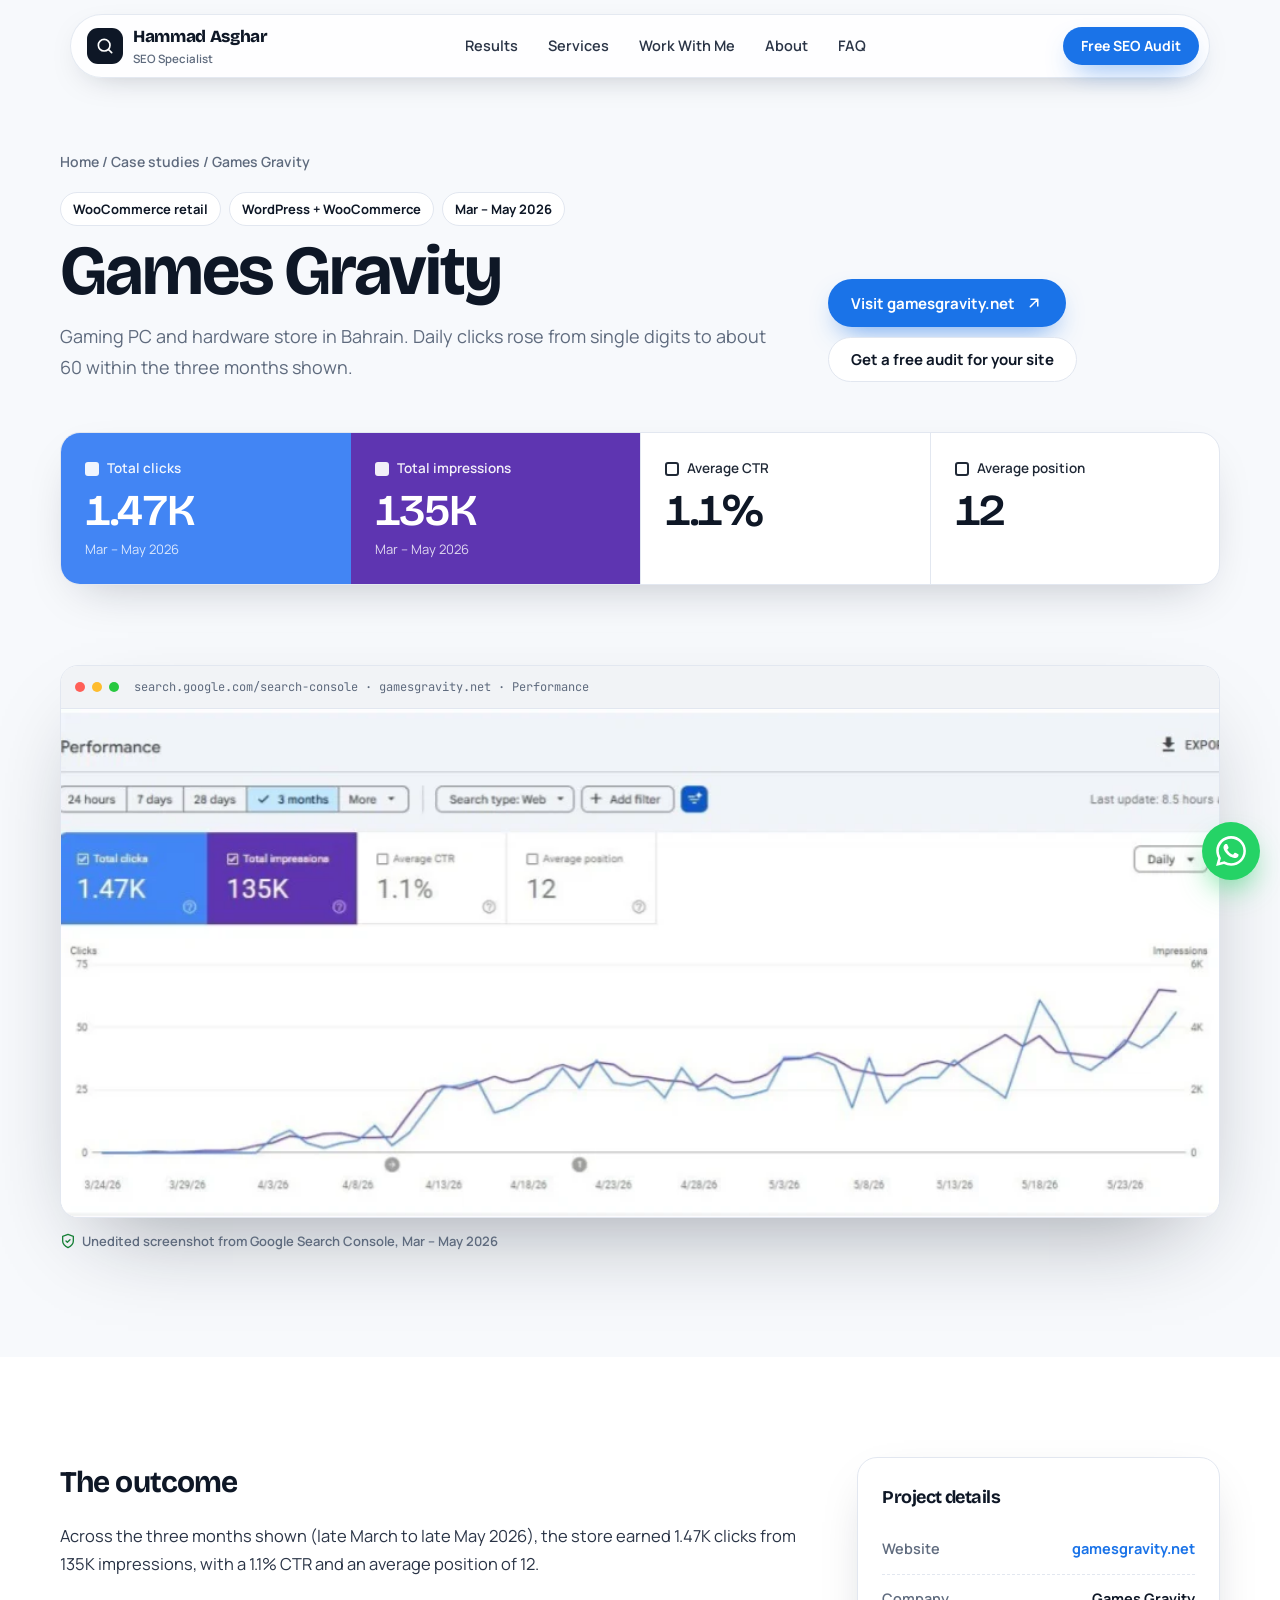
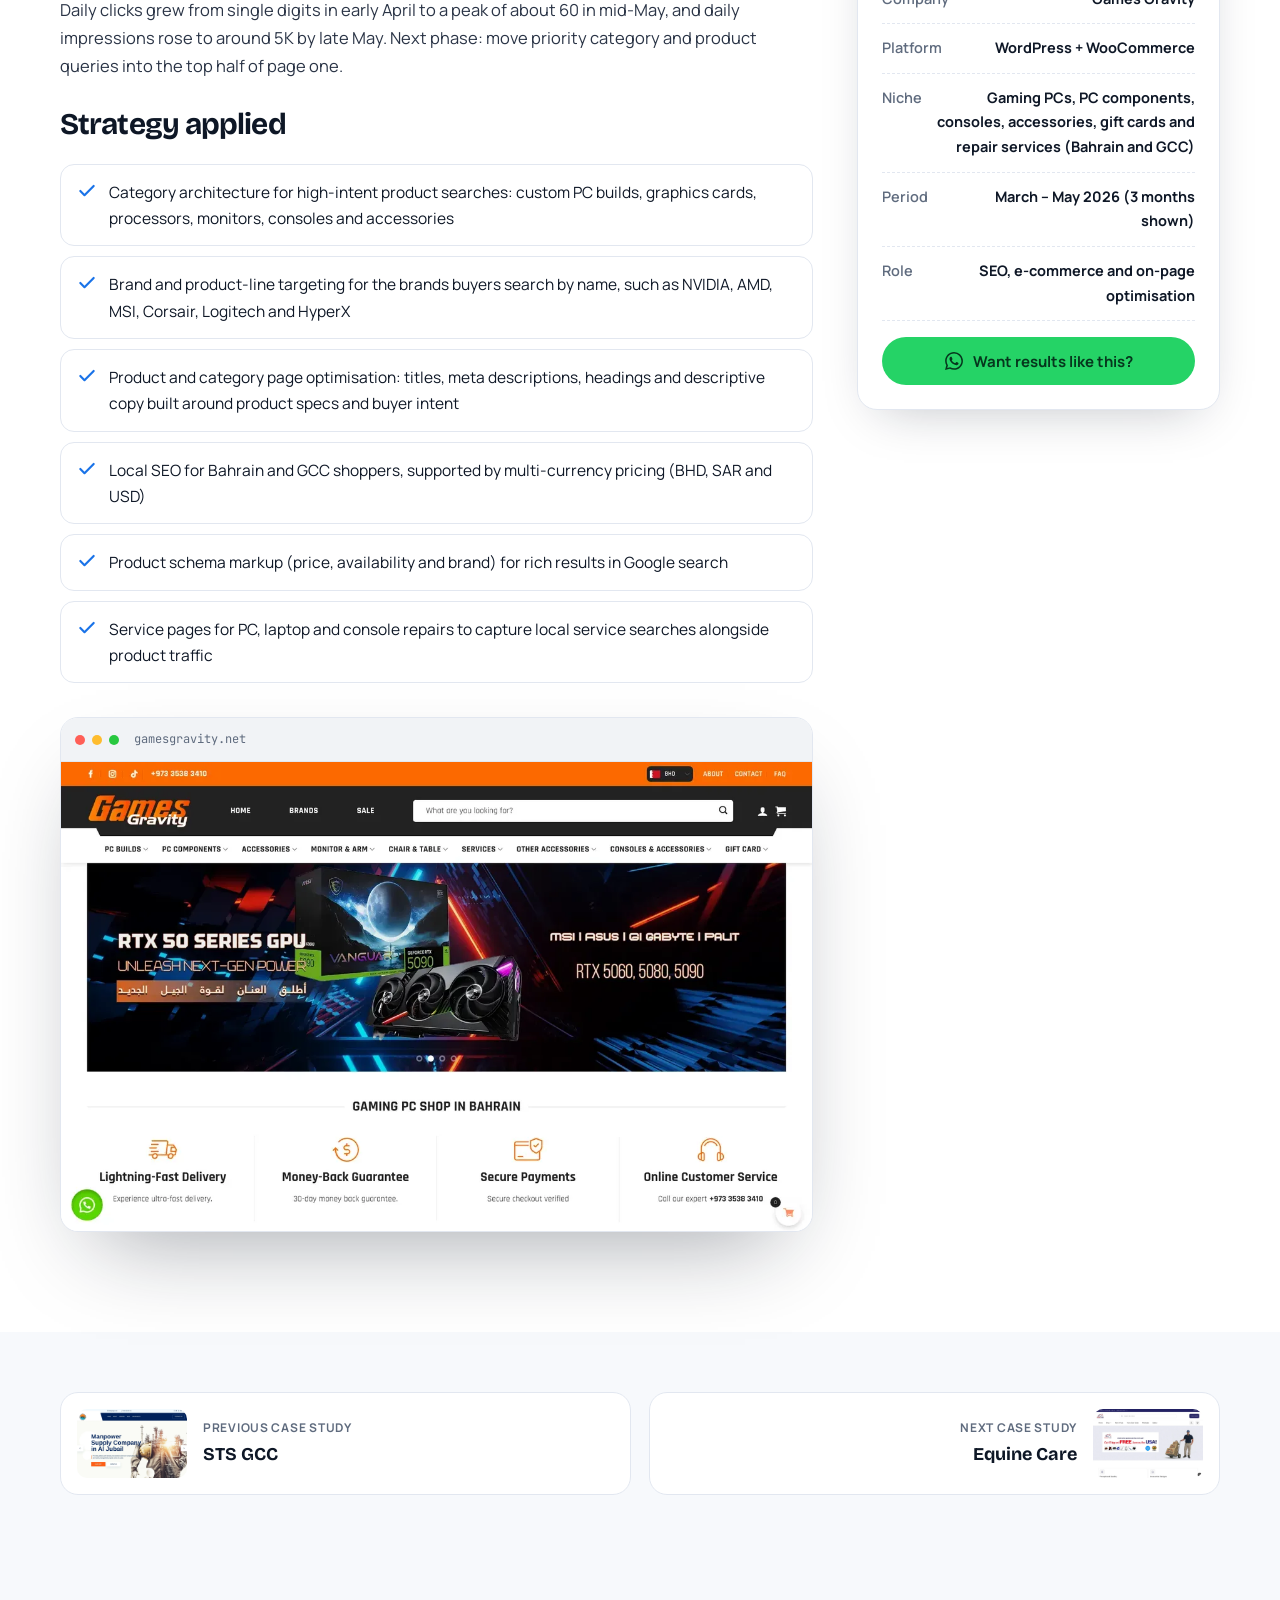
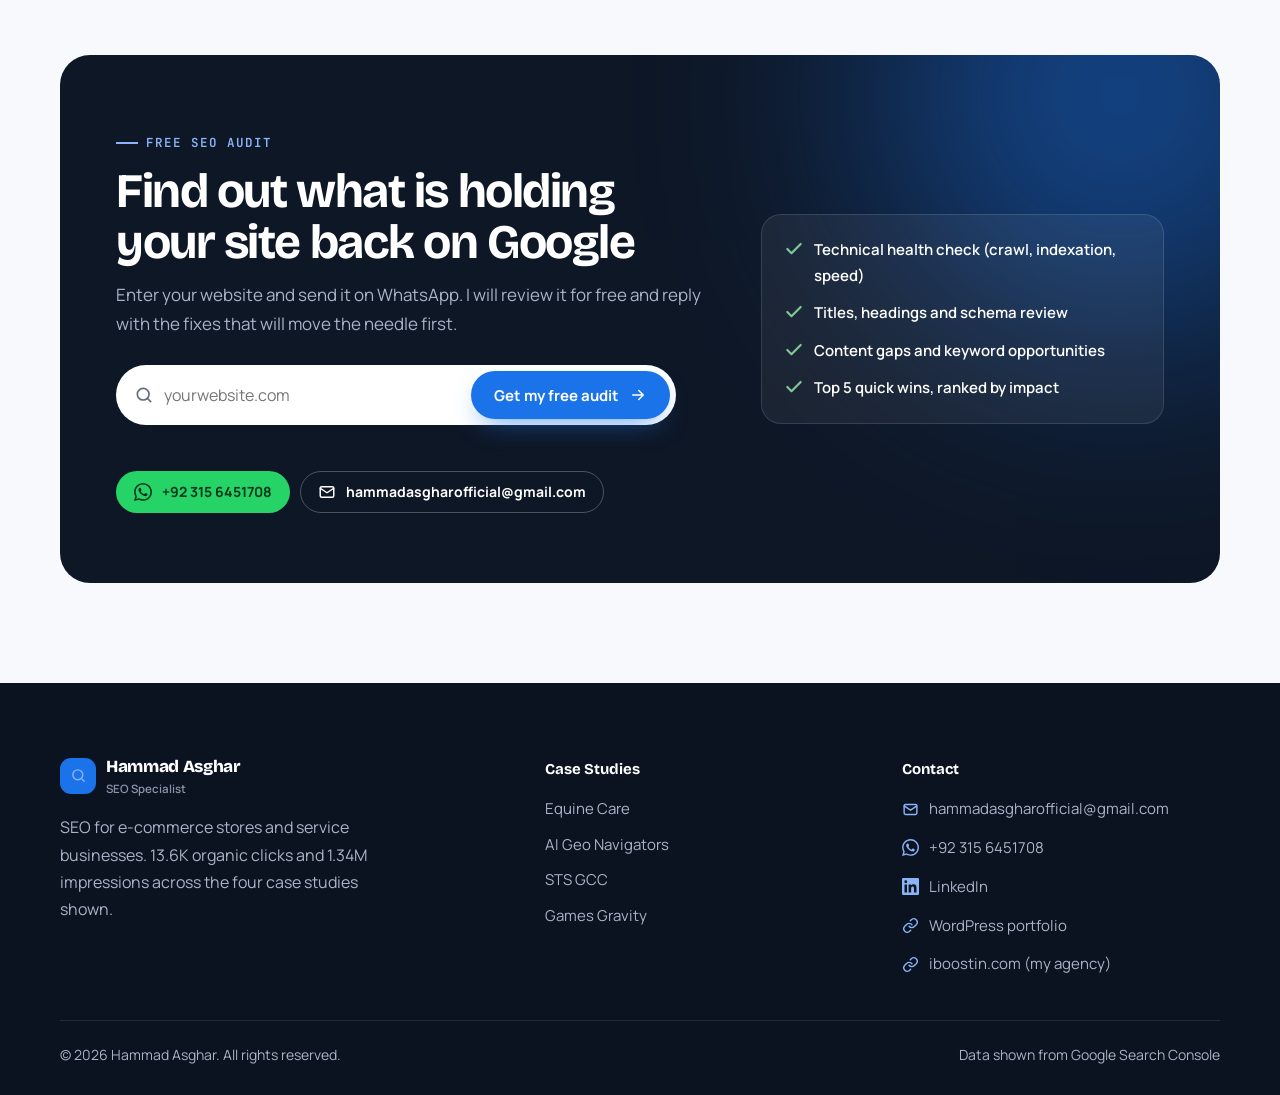
<file: hammad-seo-portfolio/case-studies/gamesgravity.html>
<!doctype html>
<html lang="en">
<head>
  <meta charset="utf-8">
  <meta name="viewport" content="width=device-width, initial-scale=1">
  <title>Games Gravity SEO Case Study | Hammad Asghar</title>
  <meta name="description" content="Games Gravity (gamesgravity.net) SEO case study: 1.47K clicks and 135K impressions, average position 12. Gaming PC and hardware store in Bahrain. Daily clicks rose from single digits to about 60 within the three months shown.">
  <meta name="author" content="Hammad Asghar">
  <link rel="canonical" href="https://hammad-seo-portfolio.vercel.app/case-studies/gamesgravity">
  <meta property="og:type" content="website">
  <meta property="og:title" content="Games Gravity SEO Case Study | Hammad Asghar">
  <meta property="og:description" content="Games Gravity (gamesgravity.net) SEO case study: 1.47K clicks and 135K impressions, average position 12. Gaming PC and hardware store in Bahrain. Daily clicks rose from single digits to about 60 within the three months shown.">
  <meta property="og:url" content="https://hammad-seo-portfolio.vercel.app/case-studies/gamesgravity">
  <meta property="og:image" content="https://hammad-seo-portfolio.vercel.app/assets/img/og-image.jpg">
  <meta name="twitter:card" content="summary_large_image">
  <meta name="theme-color" content="#f7f9fc">
  <link rel="icon" href="../assets/img/favicon.svg" type="image/svg+xml">
  <link rel="preconnect" href="https://fonts.googleapis.com"><link rel="preconnect" href="https://fonts.gstatic.com" crossorigin>
  <link href="https://fonts.googleapis.com/css2?family=Bricolage+Grotesque:opsz,wght@12..96,500;12..96,600;12..96,700;12..96,800&family=JetBrains+Mono:wght@400;600&family=Manrope:wght@400;500;600;700;800&display=swap" rel="stylesheet">
  <link rel="stylesheet" href="../assets/css/styles.css">
  <script type="application/ld+json">{"@context": "https://schema.org", "@type": "Person", "name": "Hammad Asghar", "jobTitle": "SEO Specialist", "email": "mailto:hammadasgharofficial@gmail.com", "telephone": "+923156451708", "url": "https://hammad-seo-portfolio.vercel.app/", "sameAs": ["https://www.linkedin.com/in/hammad-asghar-saeed/", "https://hammad-wordpress-developer.vercel.app/"], "knowsAbout": ["Search Engine Optimization", "Technical SEO", "E-commerce SEO", "Shopify SEO", "WooCommerce SEO", "Local SEO", "AI search visibility"]}</script>
</head>
<body>
  <header class="header">
    <nav class="nav" aria-label="Main">
      <a href="../index.html" class="logo"><span class="logo-mark"><svg viewBox="0 0 24 24" fill="none" stroke="currentColor" stroke-width="2" stroke-linecap="round" stroke-linejoin="round" aria-hidden="true"><circle cx="11" cy="11" r="7"/><path d="m20 20-3.5-3.5"/></svg></span><span>Hammad Asghar<small>SEO Specialist</small></span></a>
      <div class="nav-links" id="nav-links"><a href="../index.html#results">Results</a><a href="../index.html#services">Services</a><a href="../index.html#work-with-me">Work With Me</a><a href="../index.html#about">About</a><a href="../index.html#faq">FAQ</a></div>
      <div class="nav-right">
        <a href="../index.html#audit" class="btn btn-blue btn-sm">Free SEO Audit</a>
        <button class="menu-toggle" type="button" aria-label="Open menu" aria-expanded="false" aria-controls="nav-links"><svg viewBox="0 0 24 24" fill="none" stroke="currentColor" stroke-width="2" stroke-linecap="round" stroke-linejoin="round" aria-hidden="true"><path d="M4 7h16M4 12h16M4 17h16"/></svg></button>
      </div>
    </nav>
  </header>
  <main id="top">
    <section class="c-hero">
      <div class="container">
        <div class="crumbs reveal"><a href="../index.html">Home</a> / <a href="../index.html#case-studies">Case studies</a> / <span>Games Gravity</span></div>
        <div class="c-head">
          <div>
            <div class="tagline reveal"><span>WooCommerce retail</span><span>WordPress + WooCommerce</span><span>Mar – May 2026</span></div>
            <h1 class="reveal">Games Gravity</h1>
            <p class="reveal">Gaming PC and hardware store in Bahrain. Daily clicks rose from single digits to about 60 within the three months shown.</p>
          </div>
          <div class="c-actions reveal">
            <a href="https://gamesgravity.net/" target="_blank" rel="noopener" class="btn btn-blue">Visit gamesgravity.net <svg viewBox="0 0 24 24" fill="none" stroke="currentColor" stroke-width="2" stroke-linecap="round" stroke-linejoin="round" aria-hidden="true"><path d="M7 17 17 7M8 7h9v9"/></svg></a>
            <a href="../index.html#audit" class="btn btn-ghost">Get a free audit for your site</a>
          </div>
        </div>
      </div>
    </section>
    <div class="kpi-band"><div class="container reveal">
      <div class="gsc-tiles">
          <div class="gsc-tile c"><span class="lbl"><i></i>Total clicks</span><span class="val">1.47K</span><span class="sub">Mar – May 2026</span></div>
          <div class="gsc-tile i"><span class="lbl"><i></i>Total impressions</span><span class="val">135K</span><span class="sub">Mar – May 2026</span></div>
          <div class="gsc-tile"><span class="lbl"><i></i>Average CTR</span><span class="val">1.1%</span></div>
          <div class="gsc-tile"><span class="lbl"><i></i>Average position</span><span class="val">12</span></div>
        </div>
    </div></div>
    <section style="padding-top:40px">
      <div class="container">
        <div class="shot-frame reveal"><div class="shot-bar"><i></i><i></i><i></i><span>search.google.com/search-console · gamesgravity.net · Performance</span></div>
          <img src="../assets/img/gsc-gamesgravity.webp" alt="Google Search Console performance report for gamesgravity.net"></div>
        <span class="verified"><svg viewBox="0 0 24 24" fill="none" stroke="currentColor" stroke-width="2" stroke-linecap="round" stroke-linejoin="round" aria-hidden="true"><path d="M12 22s8-4 8-10V5l-8-3-8 3v7c0 6 8 10 8 10z"/><path d="m9 12 2 2 4-4"/></svg> Unedited screenshot from Google Search Console, Mar – May 2026</span>
      </div>
    </section>
    <section class="s-white">
      <div class="container c-body">
        <div>
          <div class="prose reveal"><h2>The outcome</h2><p>Across the three months shown (late March to late May 2026), the store earned 1.47K clicks from 135K impressions, with a 1.1% CTR and an average position of 12.</p><p>Daily clicks grew from single digits in early April to a peak of about 60 in mid-May, and daily impressions rose to around 5K by late May. Next phase: move priority category and product queries into the top half of page one.</p></div>
          
          <h2 class="reveal">Strategy applied</h2>
          <ul class="checks reveal"><li><svg viewBox="0 0 24 24" fill="none" stroke="currentColor" stroke-width="2.6" stroke-linecap="round" stroke-linejoin="round" aria-hidden="true"><path d="M20 6 9 17l-5-5"/></svg><span>Category architecture for high-intent product searches: custom PC builds, graphics cards, processors, monitors, consoles and accessories</span></li><li><svg viewBox="0 0 24 24" fill="none" stroke="currentColor" stroke-width="2.6" stroke-linecap="round" stroke-linejoin="round" aria-hidden="true"><path d="M20 6 9 17l-5-5"/></svg><span>Brand and product-line targeting for the brands buyers search by name, such as NVIDIA, AMD, MSI, Corsair, Logitech and HyperX</span></li><li><svg viewBox="0 0 24 24" fill="none" stroke="currentColor" stroke-width="2.6" stroke-linecap="round" stroke-linejoin="round" aria-hidden="true"><path d="M20 6 9 17l-5-5"/></svg><span>Product and category page optimisation: titles, meta descriptions, headings and descriptive copy built around product specs and buyer intent</span></li><li><svg viewBox="0 0 24 24" fill="none" stroke="currentColor" stroke-width="2.6" stroke-linecap="round" stroke-linejoin="round" aria-hidden="true"><path d="M20 6 9 17l-5-5"/></svg><span>Local SEO for Bahrain and GCC shoppers, supported by multi-currency pricing (BHD, SAR and USD)</span></li><li><svg viewBox="0 0 24 24" fill="none" stroke="currentColor" stroke-width="2.6" stroke-linecap="round" stroke-linejoin="round" aria-hidden="true"><path d="M20 6 9 17l-5-5"/></svg><span>Product schema markup (price, availability and brand) for rich results in Google search</span></li><li><svg viewBox="0 0 24 24" fill="none" stroke="currentColor" stroke-width="2.6" stroke-linecap="round" stroke-linejoin="round" aria-hidden="true"><path d="M20 6 9 17l-5-5"/></svg><span>Service pages for PC, laptop and console repairs to capture local service searches alongside product traffic</span></li></ul>
          <div class="shot-frame reveal"><div class="shot-bar"><i></i><i></i><i></i><span>gamesgravity.net</span></div><img src="../assets/img/site-gamesgravity.webp" alt="Games Gravity homepage" loading="lazy" width="1200" height="750"></div>
        </div>
        <aside class="side reveal">
          <h3>Project details</h3>
          <div class="row"><span>Website</span><b><a class="arrow-link" href="https://gamesgravity.net/" target="_blank" rel="noopener">gamesgravity.net</a></b></div>
          <div class="row"><span>Company</span><b>Games Gravity</b></div>
          <div class="row"><span>Platform</span><b>WordPress + WooCommerce</b></div>
          <div class="row"><span>Niche</span><b>Gaming PCs, PC components, consoles, accessories, gift cards and repair services (Bahrain and GCC)</b></div>
          <div class="row"><span>Period</span><b>March – May 2026 (3 months shown)</b></div>
          <div class="row"><span>Role</span><b>SEO, e-commerce and on-page optimisation</b></div>
          <a href="https://wa.me/923156451708?text=Hi%20Hammad%2C%20I%20saw%20your%20SEO%20portfolio%20and%20would%20like%20a%20free%20SEO%20audit." target="_blank" rel="noopener" class="btn btn-wa"><svg viewBox="0 0 24 24" fill="currentColor" aria-hidden="true"><path d="M17.47 14.38c-.3-.15-1.76-.87-2.03-.97-.27-.1-.47-.15-.67.15-.2.3-.77.97-.94 1.17-.17.2-.35.22-.65.07-.3-.15-1.26-.46-2.4-1.48-.89-.79-1.49-1.77-1.66-2.07-.17-.3-.02-.46.13-.61.13-.13.3-.35.45-.52.15-.17.2-.3.3-.5.1-.2.05-.37-.03-.52-.07-.15-.67-1.62-.92-2.22-.24-.58-.49-.5-.67-.51h-.57c-.2 0-.52.07-.8.37-.27.3-1.04 1.02-1.04 2.48 0 1.46 1.07 2.88 1.22 3.08.15.2 2.1 3.2 5.08 4.49.71.31 1.26.49 1.69.63.71.23 1.36.2 1.87.12.57-.09 1.76-.72 2.01-1.41.25-.7.25-1.29.17-1.41-.07-.13-.27-.2-.57-.35M12.05 21.8h-.01a9.8 9.8 0 0 1-5-1.37l-.36-.21-3.72.98 1-3.63-.24-.37a9.8 9.8 0 0 1-1.5-5.22c0-5.42 4.42-9.84 9.85-9.84a9.8 9.8 0 0 1 6.96 2.89 9.78 9.78 0 0 1 2.88 6.96c0 5.43-4.42 9.84-9.84 9.84M20.42 3.48A11.8 11.8 0 0 0 12.05 0C5.5 0 .16 5.34.16 11.89c0 2.1.55 4.14 1.59 5.94L.06 24l6.3-1.65a11.9 11.9 0 0 0 5.68 1.45h.01c6.55 0 11.89-5.34 11.89-11.9 0-3.17-1.24-6.16-3.48-8.4"/></svg> Want results like this?</a>
        </aside>
      </div>
    </section>
    <section style="padding:60px 0">
      <div class="container pn">
        <a href="stsgcc.html" class="reveal"><img src="../assets/img/site-stsgcc.webp" alt="" loading="lazy"><span><small>Previous case study</small><b>STS GCC</b></span></a>
        <a href="equinecare.html" class="next reveal"><img src="../assets/img/site-equinecare.webp" alt="" loading="lazy"><span><small>Next case study</small><b>Equine Care</b></span></a>
      </div>
    </section>
    <section id="audit">
      <div class="container">
        <div class="cta reveal">
          <div>
            <span class="eyebrow">Free SEO audit</span>
            <h2>Find out what is holding your site back on Google</h2>
            <p>Enter your website and send it on WhatsApp. I will review it for free and reply with the fixes that will move the needle first.</p>
            <form class="audit-form" data-wa="923156451708" novalidate>
              <label for="audit-url" class="sr-only">Your website address</label>
              <span class="af-ic"><svg viewBox="0 0 24 24" fill="none" stroke="currentColor" stroke-width="2" stroke-linecap="round" stroke-linejoin="round" aria-hidden="true"><circle cx="11" cy="11" r="7"/><path d="m20 20-3.5-3.5"/></svg></span>
              <input id="audit-url" name="url" type="text" inputmode="url" placeholder="yourwebsite.com" autocomplete="url">
              <button type="submit" class="btn btn-blue">Get my free audit <svg viewBox="0 0 24 24" fill="none" stroke="currentColor" stroke-width="2" stroke-linecap="round" stroke-linejoin="round" aria-hidden="true"><path d="M5 12h14M13 6l6 6-6 6"/></svg></button>
            </form>
            <p class="af-msg" role="status" aria-live="polite"></p>
            <div class="cta-actions">
              <a href="https://wa.me/923156451708?text=Hi%20Hammad%2C%20I%20saw%20your%20SEO%20portfolio%20and%20would%20like%20a%20free%20SEO%20audit." target="_blank" rel="noopener" class="btn btn-wa btn-sm"><svg viewBox="0 0 24 24" fill="currentColor" aria-hidden="true"><path d="M17.47 14.38c-.3-.15-1.76-.87-2.03-.97-.27-.1-.47-.15-.67.15-.2.3-.77.97-.94 1.17-.17.2-.35.22-.65.07-.3-.15-1.26-.46-2.4-1.48-.89-.79-1.49-1.77-1.66-2.07-.17-.3-.02-.46.13-.61.13-.13.3-.35.45-.52.15-.17.2-.3.3-.5.1-.2.05-.37-.03-.52-.07-.15-.67-1.62-.92-2.22-.24-.58-.49-.5-.67-.51h-.57c-.2 0-.52.07-.8.37-.27.3-1.04 1.02-1.04 2.48 0 1.46 1.07 2.88 1.22 3.08.15.2 2.1 3.2 5.08 4.49.71.31 1.26.49 1.69.63.71.23 1.36.2 1.87.12.57-.09 1.76-.72 2.01-1.41.25-.7.25-1.29.17-1.41-.07-.13-.27-.2-.57-.35M12.05 21.8h-.01a9.8 9.8 0 0 1-5-1.37l-.36-.21-3.72.98 1-3.63-.24-.37a9.8 9.8 0 0 1-1.5-5.22c0-5.42 4.42-9.84 9.85-9.84a9.8 9.8 0 0 1 6.96 2.89 9.78 9.78 0 0 1 2.88 6.96c0 5.43-4.42 9.84-9.84 9.84M20.42 3.48A11.8 11.8 0 0 0 12.05 0C5.5 0 .16 5.34.16 11.89c0 2.1.55 4.14 1.59 5.94L.06 24l6.3-1.65a11.9 11.9 0 0 0 5.68 1.45h.01c6.55 0 11.89-5.34 11.89-11.9 0-3.17-1.24-6.16-3.48-8.4"/></svg> +92 315 6451708</a>
              <a href="mailto:hammadasgharofficial@gmail.com?subject=Free%20SEO%20audit%20request" class="btn btn-ghost btn-sm"><svg viewBox="0 0 24 24" fill="none" stroke="currentColor" stroke-width="2" stroke-linecap="round" stroke-linejoin="round" aria-hidden="true"><rect x="3" y="5" width="18" height="14" rx="2"/><path d="m3 7 9 6 9-6"/></svg> hammadasgharofficial@gmail.com</a>
            </div>
          </div>
          <ul class="audit-list"><li><svg viewBox="0 0 24 24" fill="none" stroke="currentColor" stroke-width="2.6" stroke-linecap="round" stroke-linejoin="round" aria-hidden="true"><path d="M20 6 9 17l-5-5"/></svg>Technical health check (crawl, indexation, speed)</li><li><svg viewBox="0 0 24 24" fill="none" stroke="currentColor" stroke-width="2.6" stroke-linecap="round" stroke-linejoin="round" aria-hidden="true"><path d="M20 6 9 17l-5-5"/></svg>Titles, headings and schema review</li><li><svg viewBox="0 0 24 24" fill="none" stroke="currentColor" stroke-width="2.6" stroke-linecap="round" stroke-linejoin="round" aria-hidden="true"><path d="M20 6 9 17l-5-5"/></svg>Content gaps and keyword opportunities</li><li><svg viewBox="0 0 24 24" fill="none" stroke="currentColor" stroke-width="2.6" stroke-linecap="round" stroke-linejoin="round" aria-hidden="true"><path d="M20 6 9 17l-5-5"/></svg>Top 5 quick wins, ranked by impact</li></ul>
        </div>
      </div>
    </section>
  </main>
  <footer class="footer">
    <div class="container">
      <div class="f-grid">
        <div>
          <a href="../index.html" class="logo"><span class="logo-mark"><svg viewBox="0 0 24 24" fill="none" stroke="currentColor" stroke-width="2" stroke-linecap="round" stroke-linejoin="round" aria-hidden="true"><circle cx="11" cy="11" r="7"/><path d="m20 20-3.5-3.5"/></svg></span><span>Hammad Asghar<small>SEO Specialist</small></span></a>
          <p style="max-width:340px;margin:16px 0 0">SEO for e-commerce stores and service businesses. 13.6K organic clicks and 1.34M impressions across the four case studies shown.</p>
        </div>
        <div><h4>Case Studies</h4><ul><li><a href="../case-studies/equinecare.html">Equine Care</a></li><li><a href="../case-studies/aigeo360.html">AI Geo Navigators</a></li><li><a href="../case-studies/stsgcc.html">STS GCC</a></li><li><a href="../case-studies/gamesgravity.html">Games Gravity</a></li></ul></div>
        <div class="f-contact"><h4>Contact</h4><ul>
          <li><a href="mailto:hammadasgharofficial@gmail.com"><svg viewBox="0 0 24 24" fill="none" stroke="currentColor" stroke-width="2" stroke-linecap="round" stroke-linejoin="round" aria-hidden="true"><rect x="3" y="5" width="18" height="14" rx="2"/><path d="m3 7 9 6 9-6"/></svg> hammadasgharofficial@gmail.com</a></li>
          <li><a href="https://wa.me/923156451708?text=Hi%20Hammad%2C%20I%20saw%20your%20SEO%20portfolio%20and%20would%20like%20a%20free%20SEO%20audit." target="_blank" rel="noopener"><svg viewBox="0 0 24 24" fill="currentColor" aria-hidden="true"><path d="M17.47 14.38c-.3-.15-1.76-.87-2.03-.97-.27-.1-.47-.15-.67.15-.2.3-.77.97-.94 1.17-.17.2-.35.22-.65.07-.3-.15-1.26-.46-2.4-1.48-.89-.79-1.49-1.77-1.66-2.07-.17-.3-.02-.46.13-.61.13-.13.3-.35.45-.52.15-.17.2-.3.3-.5.1-.2.05-.37-.03-.52-.07-.15-.67-1.62-.92-2.22-.24-.58-.49-.5-.67-.51h-.57c-.2 0-.52.07-.8.37-.27.3-1.04 1.02-1.04 2.48 0 1.46 1.07 2.88 1.22 3.08.15.2 2.1 3.2 5.08 4.49.71.31 1.26.49 1.69.63.71.23 1.36.2 1.87.12.57-.09 1.76-.72 2.01-1.41.25-.7.25-1.29.17-1.41-.07-.13-.27-.2-.57-.35M12.05 21.8h-.01a9.8 9.8 0 0 1-5-1.37l-.36-.21-3.72.98 1-3.63-.24-.37a9.8 9.8 0 0 1-1.5-5.22c0-5.42 4.42-9.84 9.85-9.84a9.8 9.8 0 0 1 6.96 2.89 9.78 9.78 0 0 1 2.88 6.96c0 5.43-4.42 9.84-9.84 9.84M20.42 3.48A11.8 11.8 0 0 0 12.05 0C5.5 0 .16 5.34.16 11.89c0 2.1.55 4.14 1.59 5.94L.06 24l6.3-1.65a11.9 11.9 0 0 0 5.68 1.45h.01c6.55 0 11.89-5.34 11.89-11.9 0-3.17-1.24-6.16-3.48-8.4"/></svg> +92 315 6451708</a></li>
          <li><a href="https://www.linkedin.com/in/hammad-asghar-saeed/" target="_blank" rel="noopener"><svg viewBox="0 0 24 24" fill="currentColor" aria-hidden="true"><path d="M20.45 20.45h-3.55v-5.57c0-1.33-.03-3.04-1.85-3.04-1.86 0-2.14 1.45-2.14 2.95v5.66H9.35V9h3.41v1.56h.05c.48-.9 1.64-1.85 3.37-1.85 3.6 0 4.27 2.37 4.27 5.46v6.28zM5.34 7.43a2.06 2.06 0 1 1 0-4.12 2.06 2.06 0 0 1 0 4.12zM7.12 20.45H3.56V9h3.56v11.45zM22.22 0H1.77C.79 0 0 .77 0 1.73v20.54C0 23.23.79 24 1.77 24h20.45c.98 0 1.78-.77 1.78-1.73V1.73C24 .77 23.2 0 22.22 0z"/></svg> LinkedIn</a></li>
          <li><a href="https://hammad-wordpress-developer.vercel.app/" target="_blank" rel="noopener"><svg viewBox="0 0 24 24" fill="none" stroke="currentColor" stroke-width="2" stroke-linecap="round" stroke-linejoin="round" aria-hidden="true"><path d="M10 13a5 5 0 0 0 7.5.5l3-3a5 5 0 0 0-7-7l-1.7 1.7"/><path d="M14 11a5 5 0 0 0-7.5-.5l-3 3a5 5 0 0 0 7 7l1.7-1.7"/></svg> WordPress portfolio</a></li>
          <li><a href="https://iboostin.com/" target="_blank" rel="noopener"><svg viewBox="0 0 24 24" fill="none" stroke="currentColor" stroke-width="2" stroke-linecap="round" stroke-linejoin="round" aria-hidden="true"><path d="M10 13a5 5 0 0 0 7.5.5l3-3a5 5 0 0 0-7-7l-1.7 1.7"/><path d="M14 11a5 5 0 0 0-7.5-.5l-3 3a5 5 0 0 0 7 7l1.7-1.7"/></svg> iboostin.com (my agency)</a></li>
        </ul></div>
      </div>
      <div class="f-bottom"><span>&copy; <span class="year">2026</span> Hammad Asghar. All rights reserved.</span><span>Data shown from Google Search Console</span></div>
    </div>
  </footer>
  <a class="wa-float" href="https://wa.me/923156451708?text=Hi%20Hammad%2C%20I%20saw%20your%20SEO%20portfolio%20and%20would%20like%20a%20free%20SEO%20audit." target="_blank" rel="noopener" aria-label="Chat on WhatsApp"><svg viewBox="0 0 24 24" fill="currentColor" aria-hidden="true"><path d="M17.47 14.38c-.3-.15-1.76-.87-2.03-.97-.27-.1-.47-.15-.67.15-.2.3-.77.97-.94 1.17-.17.2-.35.22-.65.07-.3-.15-1.26-.46-2.4-1.48-.89-.79-1.49-1.77-1.66-2.07-.17-.3-.02-.46.13-.61.13-.13.3-.35.45-.52.15-.17.2-.3.3-.5.1-.2.05-.37-.03-.52-.07-.15-.67-1.62-.92-2.22-.24-.58-.49-.5-.67-.51h-.57c-.2 0-.52.07-.8.37-.27.3-1.04 1.02-1.04 2.48 0 1.46 1.07 2.88 1.22 3.08.15.2 2.1 3.2 5.08 4.49.71.31 1.26.49 1.69.63.71.23 1.36.2 1.87.12.57-.09 1.76-.72 2.01-1.41.25-.7.25-1.29.17-1.41-.07-.13-.27-.2-.57-.35M12.05 21.8h-.01a9.8 9.8 0 0 1-5-1.37l-.36-.21-3.72.98 1-3.63-.24-.37a9.8 9.8 0 0 1-1.5-5.22c0-5.42 4.42-9.84 9.85-9.84a9.8 9.8 0 0 1 6.96 2.89 9.78 9.78 0 0 1 2.88 6.96c0 5.43-4.42 9.84-9.84 9.84M20.42 3.48A11.8 11.8 0 0 0 12.05 0C5.5 0 .16 5.34.16 11.89c0 2.1.55 4.14 1.59 5.94L.06 24l6.3-1.65a11.9 11.9 0 0 0 5.68 1.45h.01c6.55 0 11.89-5.34 11.89-11.9 0-3.17-1.24-6.16-3.48-8.4"/></svg></a>
  <script src="../assets/js/main.js" defer></script>
</body>
</html>
</file>
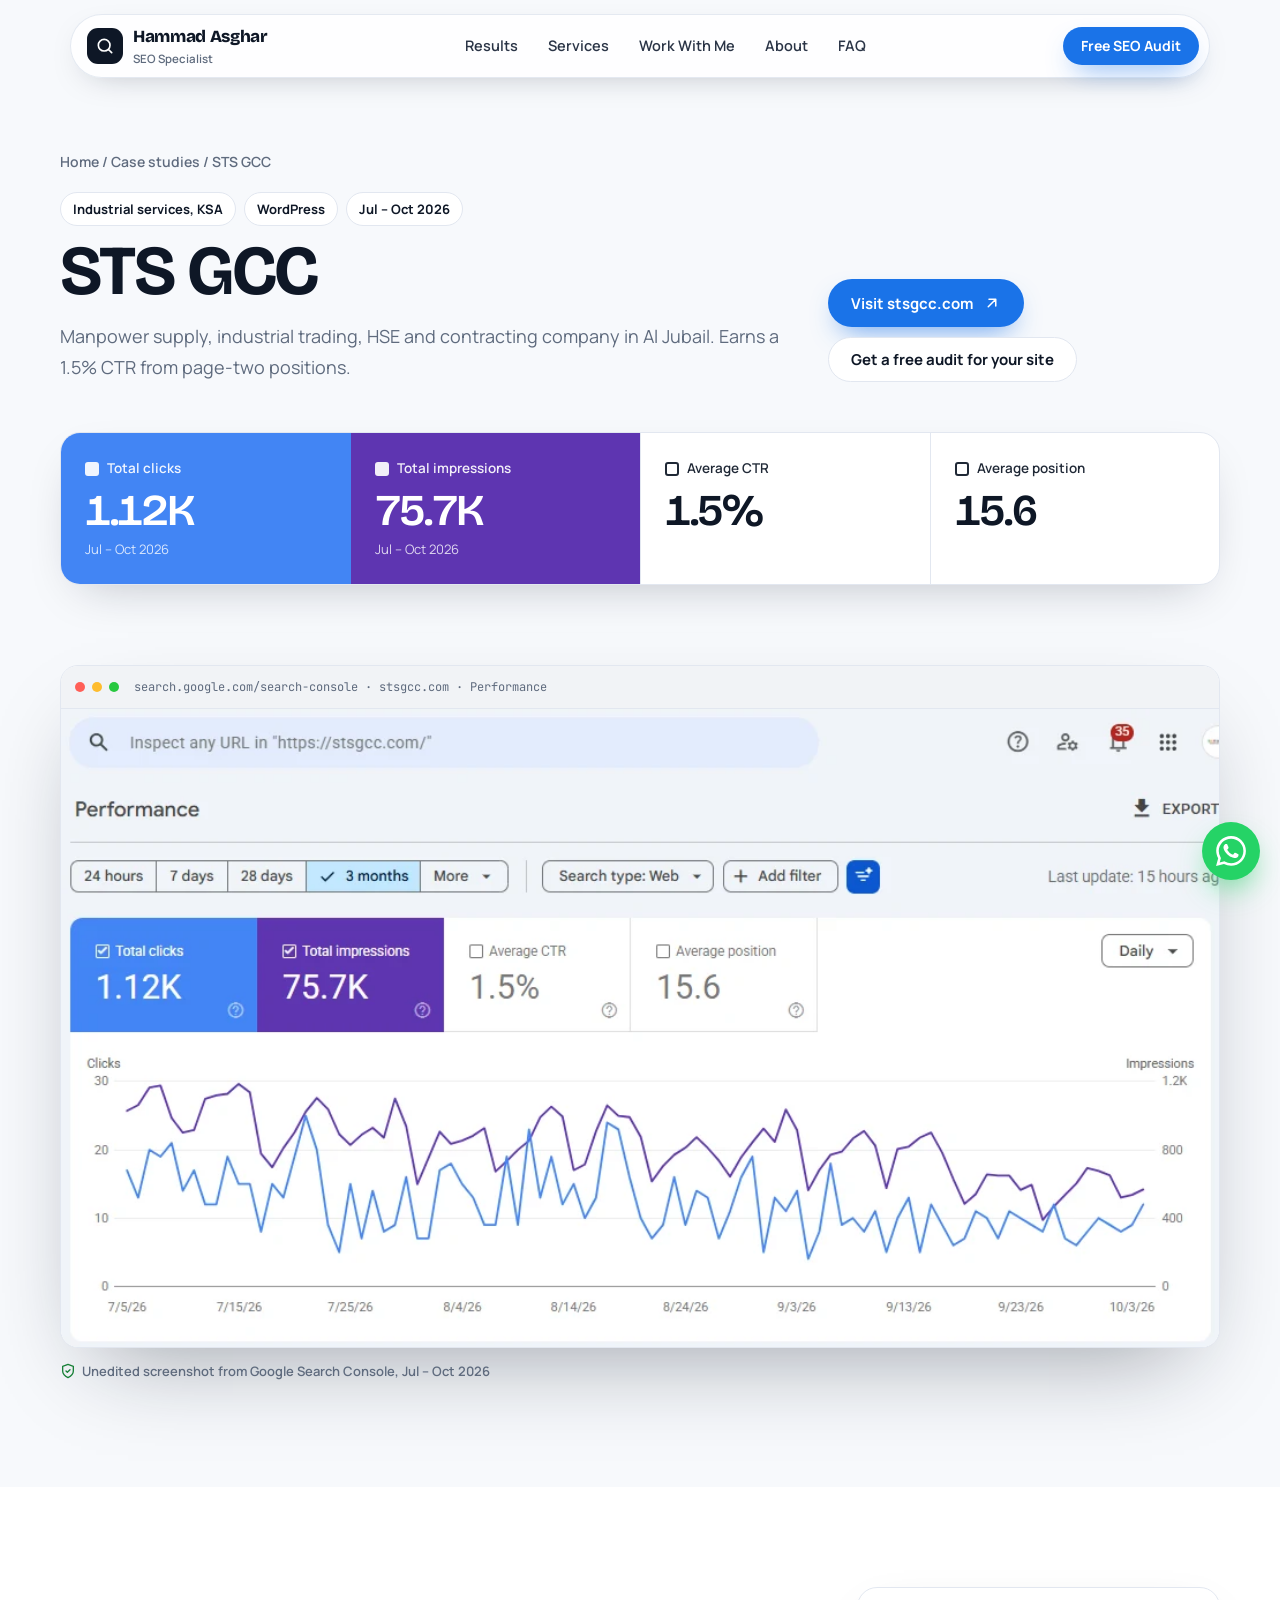
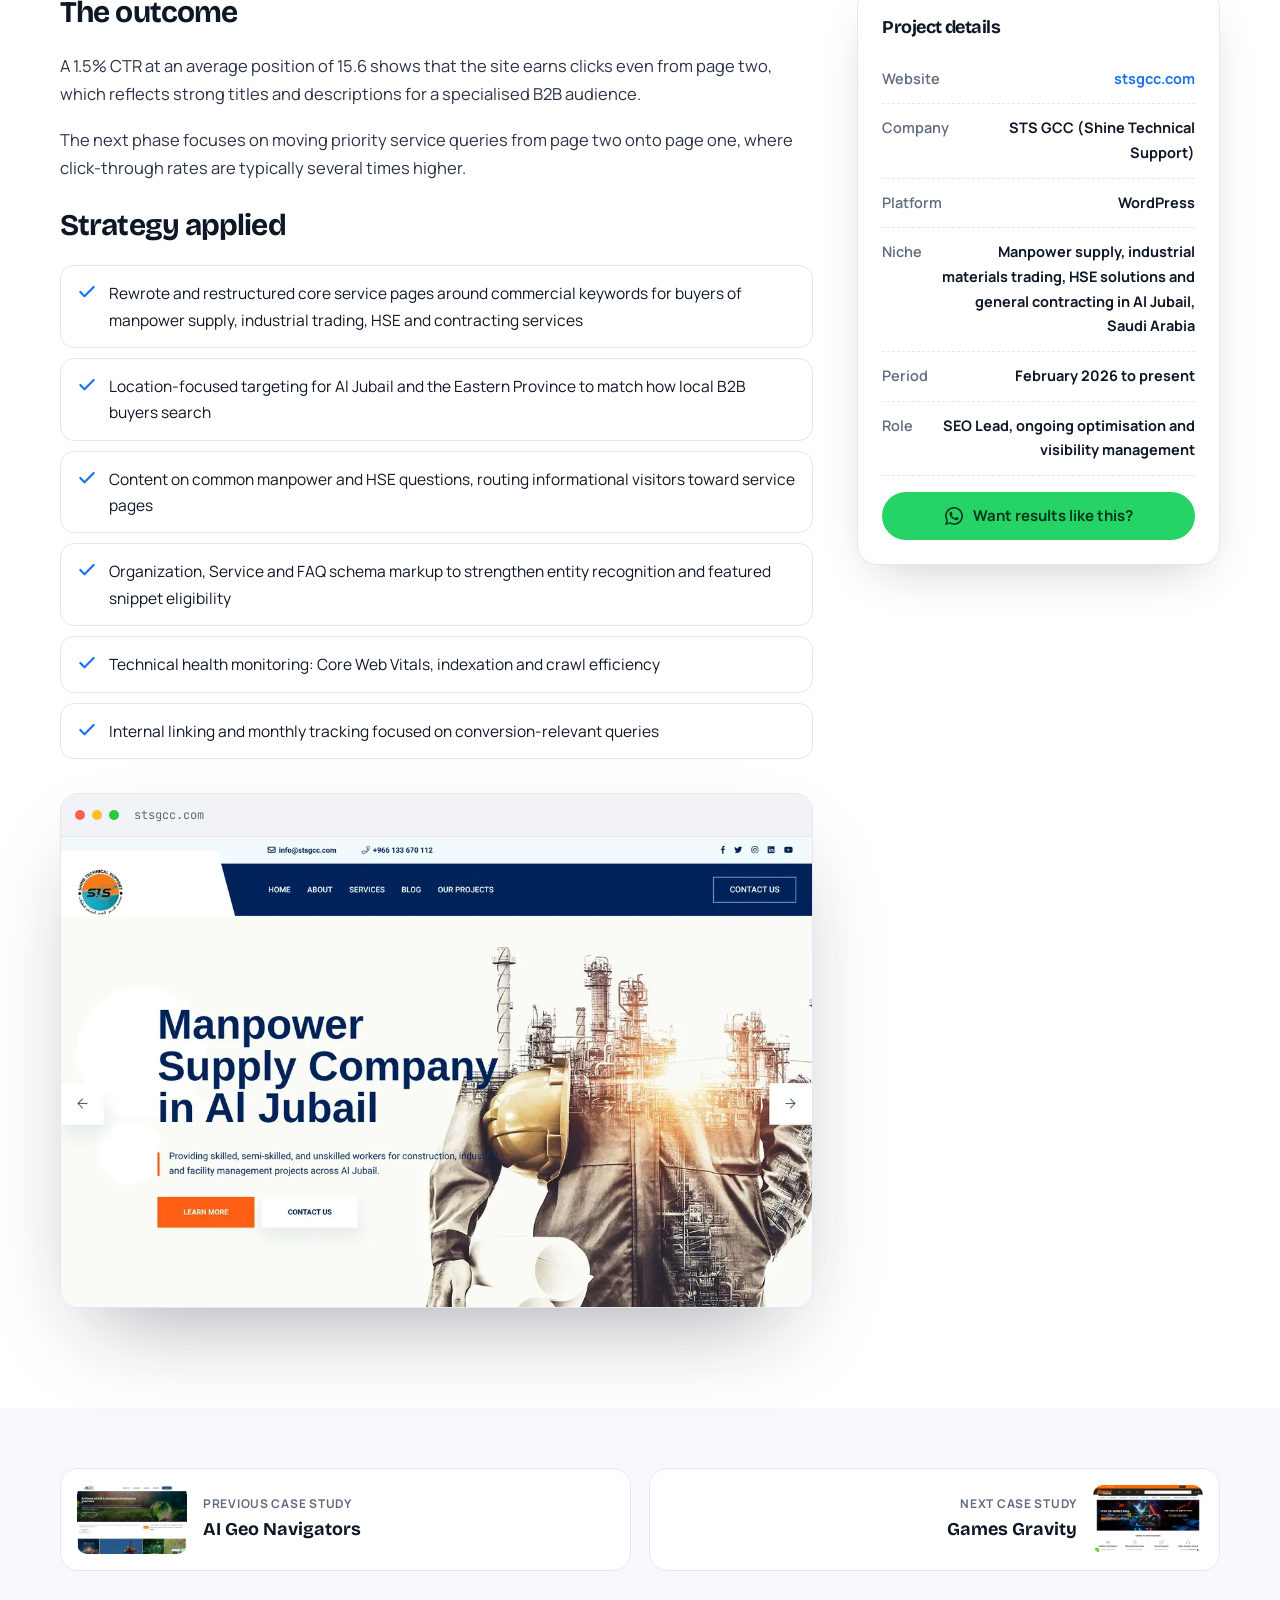
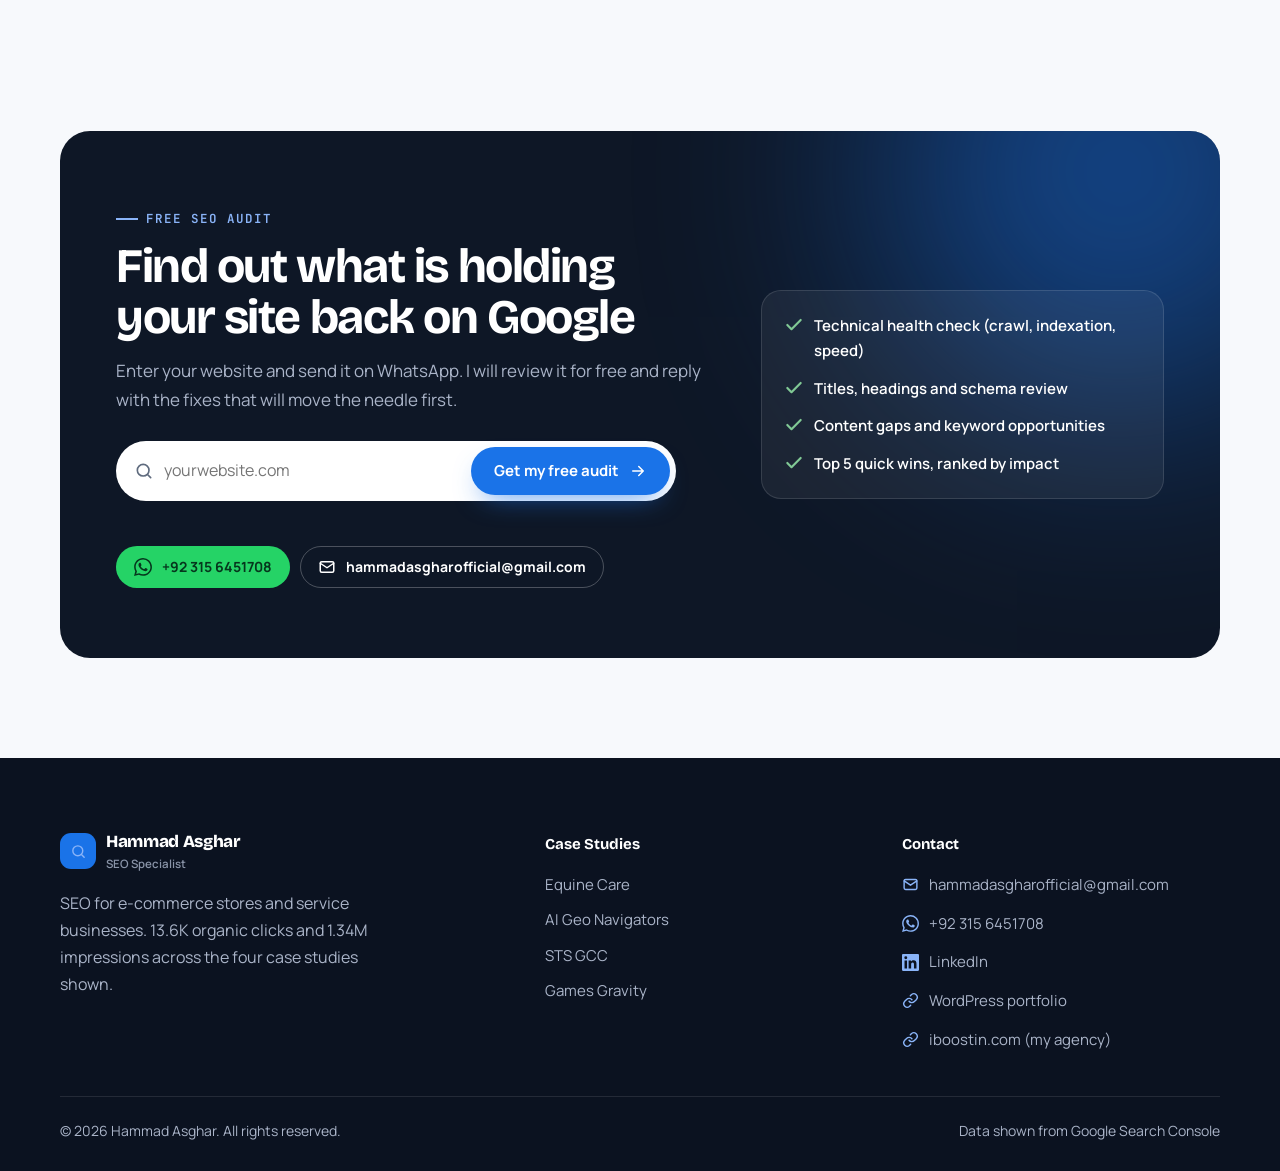
<file: hammad-seo-portfolio/case-studies/stsgcc.html>
<!doctype html>
<html lang="en">
<head>
  <meta charset="utf-8">
  <meta name="viewport" content="width=device-width, initial-scale=1">
  <title>STS GCC SEO Case Study | Hammad Asghar</title>
  <meta name="description" content="STS GCC (stsgcc.com) SEO case study: 1.12K clicks and 75.7K impressions, average position 15.6. Manpower supply, industrial trading, HSE and contracting company in Al Jubail. Earns a 1.5% CTR from page-two positions.">
  <meta name="author" content="Hammad Asghar">
  <link rel="canonical" href="https://hammad-seo-portfolio.vercel.app/case-studies/stsgcc">
  <meta property="og:type" content="website">
  <meta property="og:title" content="STS GCC SEO Case Study | Hammad Asghar">
  <meta property="og:description" content="STS GCC (stsgcc.com) SEO case study: 1.12K clicks and 75.7K impressions, average position 15.6. Manpower supply, industrial trading, HSE and contracting company in Al Jubail. Earns a 1.5% CTR from page-two positions.">
  <meta property="og:url" content="https://hammad-seo-portfolio.vercel.app/case-studies/stsgcc">
  <meta property="og:image" content="https://hammad-seo-portfolio.vercel.app/assets/img/og-image.jpg">
  <meta name="twitter:card" content="summary_large_image">
  <meta name="theme-color" content="#f7f9fc">
  <link rel="icon" href="../assets/img/favicon.svg" type="image/svg+xml">
  <link rel="preconnect" href="https://fonts.googleapis.com"><link rel="preconnect" href="https://fonts.gstatic.com" crossorigin>
  <link href="https://fonts.googleapis.com/css2?family=Bricolage+Grotesque:opsz,wght@12..96,500;12..96,600;12..96,700;12..96,800&family=JetBrains+Mono:wght@400;600&family=Manrope:wght@400;500;600;700;800&display=swap" rel="stylesheet">
  <link rel="stylesheet" href="../assets/css/styles.css">
  <script type="application/ld+json">{"@context": "https://schema.org", "@type": "Person", "name": "Hammad Asghar", "jobTitle": "SEO Specialist", "email": "mailto:hammadasgharofficial@gmail.com", "telephone": "+923156451708", "url": "https://hammad-seo-portfolio.vercel.app/", "sameAs": ["https://www.linkedin.com/in/hammad-asghar-saeed/", "https://hammad-wordpress-developer.vercel.app/"], "knowsAbout": ["Search Engine Optimization", "Technical SEO", "E-commerce SEO", "Shopify SEO", "WooCommerce SEO", "Local SEO", "AI search visibility"]}</script>
</head>
<body>
  <header class="header">
    <nav class="nav" aria-label="Main">
      <a href="../index.html" class="logo"><span class="logo-mark"><svg viewBox="0 0 24 24" fill="none" stroke="currentColor" stroke-width="2" stroke-linecap="round" stroke-linejoin="round" aria-hidden="true"><circle cx="11" cy="11" r="7"/><path d="m20 20-3.5-3.5"/></svg></span><span>Hammad Asghar<small>SEO Specialist</small></span></a>
      <div class="nav-links" id="nav-links"><a href="../index.html#results">Results</a><a href="../index.html#services">Services</a><a href="../index.html#work-with-me">Work With Me</a><a href="../index.html#about">About</a><a href="../index.html#faq">FAQ</a></div>
      <div class="nav-right">
        <a href="../index.html#audit" class="btn btn-blue btn-sm">Free SEO Audit</a>
        <button class="menu-toggle" type="button" aria-label="Open menu" aria-expanded="false" aria-controls="nav-links"><svg viewBox="0 0 24 24" fill="none" stroke="currentColor" stroke-width="2" stroke-linecap="round" stroke-linejoin="round" aria-hidden="true"><path d="M4 7h16M4 12h16M4 17h16"/></svg></button>
      </div>
    </nav>
  </header>
  <main id="top">
    <section class="c-hero">
      <div class="container">
        <div class="crumbs reveal"><a href="../index.html">Home</a> / <a href="../index.html#case-studies">Case studies</a> / <span>STS GCC</span></div>
        <div class="c-head">
          <div>
            <div class="tagline reveal"><span>Industrial services, KSA</span><span>WordPress</span><span>Jul – Oct 2026</span></div>
            <h1 class="reveal">STS GCC</h1>
            <p class="reveal">Manpower supply, industrial trading, HSE and contracting company in Al Jubail. Earns a 1.5% CTR from page-two positions.</p>
          </div>
          <div class="c-actions reveal">
            <a href="https://stsgcc.com/" target="_blank" rel="noopener" class="btn btn-blue">Visit stsgcc.com <svg viewBox="0 0 24 24" fill="none" stroke="currentColor" stroke-width="2" stroke-linecap="round" stroke-linejoin="round" aria-hidden="true"><path d="M7 17 17 7M8 7h9v9"/></svg></a>
            <a href="../index.html#audit" class="btn btn-ghost">Get a free audit for your site</a>
          </div>
        </div>
      </div>
    </section>
    <div class="kpi-band"><div class="container reveal">
      <div class="gsc-tiles">
          <div class="gsc-tile c"><span class="lbl"><i></i>Total clicks</span><span class="val">1.12K</span><span class="sub">Jul – Oct 2026</span></div>
          <div class="gsc-tile i"><span class="lbl"><i></i>Total impressions</span><span class="val">75.7K</span><span class="sub">Jul – Oct 2026</span></div>
          <div class="gsc-tile"><span class="lbl"><i></i>Average CTR</span><span class="val">1.5%</span></div>
          <div class="gsc-tile"><span class="lbl"><i></i>Average position</span><span class="val">15.6</span></div>
        </div>
    </div></div>
    <section style="padding-top:40px">
      <div class="container">
        <div class="shot-frame reveal"><div class="shot-bar"><i></i><i></i><i></i><span>search.google.com/search-console · stsgcc.com · Performance</span></div>
          <img src="../assets/img/gsc-stsgcc.webp" alt="Google Search Console performance report for stsgcc.com"></div>
        <span class="verified"><svg viewBox="0 0 24 24" fill="none" stroke="currentColor" stroke-width="2" stroke-linecap="round" stroke-linejoin="round" aria-hidden="true"><path d="M12 22s8-4 8-10V5l-8-3-8 3v7c0 6 8 10 8 10z"/><path d="m9 12 2 2 4-4"/></svg> Unedited screenshot from Google Search Console, Jul – Oct 2026</span>
      </div>
    </section>
    <section class="s-white">
      <div class="container c-body">
        <div>
          <div class="prose reveal"><h2>The outcome</h2><p>A 1.5% CTR at an average position of 15.6 shows that the site earns clicks even from page two, which reflects strong titles and descriptions for a specialised B2B audience.</p><p>The next phase focuses on moving priority service queries from page two onto page one, where click-through rates are typically several times higher.</p></div>
          
          <h2 class="reveal">Strategy applied</h2>
          <ul class="checks reveal"><li><svg viewBox="0 0 24 24" fill="none" stroke="currentColor" stroke-width="2.6" stroke-linecap="round" stroke-linejoin="round" aria-hidden="true"><path d="M20 6 9 17l-5-5"/></svg><span>Rewrote and restructured core service pages around commercial keywords for buyers of manpower supply, industrial trading, HSE and contracting services</span></li><li><svg viewBox="0 0 24 24" fill="none" stroke="currentColor" stroke-width="2.6" stroke-linecap="round" stroke-linejoin="round" aria-hidden="true"><path d="M20 6 9 17l-5-5"/></svg><span>Location-focused targeting for Al Jubail and the Eastern Province to match how local B2B buyers search</span></li><li><svg viewBox="0 0 24 24" fill="none" stroke="currentColor" stroke-width="2.6" stroke-linecap="round" stroke-linejoin="round" aria-hidden="true"><path d="M20 6 9 17l-5-5"/></svg><span>Content on common manpower and HSE questions, routing informational visitors toward service pages</span></li><li><svg viewBox="0 0 24 24" fill="none" stroke="currentColor" stroke-width="2.6" stroke-linecap="round" stroke-linejoin="round" aria-hidden="true"><path d="M20 6 9 17l-5-5"/></svg><span>Organization, Service and FAQ schema markup to strengthen entity recognition and featured snippet eligibility</span></li><li><svg viewBox="0 0 24 24" fill="none" stroke="currentColor" stroke-width="2.6" stroke-linecap="round" stroke-linejoin="round" aria-hidden="true"><path d="M20 6 9 17l-5-5"/></svg><span>Technical health monitoring: Core Web Vitals, indexation and crawl efficiency</span></li><li><svg viewBox="0 0 24 24" fill="none" stroke="currentColor" stroke-width="2.6" stroke-linecap="round" stroke-linejoin="round" aria-hidden="true"><path d="M20 6 9 17l-5-5"/></svg><span>Internal linking and monthly tracking focused on conversion-relevant queries</span></li></ul>
          <div class="shot-frame reveal"><div class="shot-bar"><i></i><i></i><i></i><span>stsgcc.com</span></div><img src="../assets/img/site-stsgcc.webp" alt="STS GCC homepage" loading="lazy" width="1200" height="750"></div>
        </div>
        <aside class="side reveal">
          <h3>Project details</h3>
          <div class="row"><span>Website</span><b><a class="arrow-link" href="https://stsgcc.com/" target="_blank" rel="noopener">stsgcc.com</a></b></div>
          <div class="row"><span>Company</span><b>STS GCC (Shine Technical Support)</b></div>
          <div class="row"><span>Platform</span><b>WordPress</b></div>
          <div class="row"><span>Niche</span><b>Manpower supply, industrial materials trading, HSE solutions and general contracting in Al Jubail, Saudi Arabia</b></div>
          <div class="row"><span>Period</span><b>February 2026 to present</b></div>
          <div class="row"><span>Role</span><b>SEO Lead, ongoing optimisation and visibility management</b></div>
          <a href="https://wa.me/923156451708?text=Hi%20Hammad%2C%20I%20saw%20your%20SEO%20portfolio%20and%20would%20like%20a%20free%20SEO%20audit." target="_blank" rel="noopener" class="btn btn-wa"><svg viewBox="0 0 24 24" fill="currentColor" aria-hidden="true"><path d="M17.47 14.38c-.3-.15-1.76-.87-2.03-.97-.27-.1-.47-.15-.67.15-.2.3-.77.97-.94 1.17-.17.2-.35.22-.65.07-.3-.15-1.26-.46-2.4-1.48-.89-.79-1.49-1.77-1.66-2.07-.17-.3-.02-.46.13-.61.13-.13.3-.35.45-.52.15-.17.2-.3.3-.5.1-.2.05-.37-.03-.52-.07-.15-.67-1.62-.92-2.22-.24-.58-.49-.5-.67-.51h-.57c-.2 0-.52.07-.8.37-.27.3-1.04 1.02-1.04 2.48 0 1.46 1.07 2.88 1.22 3.08.15.2 2.1 3.2 5.08 4.49.71.31 1.26.49 1.69.63.71.23 1.36.2 1.87.12.57-.09 1.76-.72 2.01-1.41.25-.7.25-1.29.17-1.41-.07-.13-.27-.2-.57-.35M12.05 21.8h-.01a9.8 9.8 0 0 1-5-1.37l-.36-.21-3.72.98 1-3.63-.24-.37a9.8 9.8 0 0 1-1.5-5.22c0-5.42 4.42-9.84 9.85-9.84a9.8 9.8 0 0 1 6.96 2.89 9.78 9.78 0 0 1 2.88 6.96c0 5.43-4.42 9.84-9.84 9.84M20.42 3.48A11.8 11.8 0 0 0 12.05 0C5.5 0 .16 5.34.16 11.89c0 2.1.55 4.14 1.59 5.94L.06 24l6.3-1.65a11.9 11.9 0 0 0 5.68 1.45h.01c6.55 0 11.89-5.34 11.89-11.9 0-3.17-1.24-6.16-3.48-8.4"/></svg> Want results like this?</a>
        </aside>
      </div>
    </section>
    <section style="padding:60px 0">
      <div class="container pn">
        <a href="aigeo360.html" class="reveal"><img src="../assets/img/site-aigeo360.webp" alt="" loading="lazy"><span><small>Previous case study</small><b>AI Geo Navigators</b></span></a>
        <a href="gamesgravity.html" class="next reveal"><img src="../assets/img/site-gamesgravity.webp" alt="" loading="lazy"><span><small>Next case study</small><b>Games Gravity</b></span></a>
      </div>
    </section>
    <section id="audit">
      <div class="container">
        <div class="cta reveal">
          <div>
            <span class="eyebrow">Free SEO audit</span>
            <h2>Find out what is holding your site back on Google</h2>
            <p>Enter your website and send it on WhatsApp. I will review it for free and reply with the fixes that will move the needle first.</p>
            <form class="audit-form" data-wa="923156451708" novalidate>
              <label for="audit-url" class="sr-only">Your website address</label>
              <span class="af-ic"><svg viewBox="0 0 24 24" fill="none" stroke="currentColor" stroke-width="2" stroke-linecap="round" stroke-linejoin="round" aria-hidden="true"><circle cx="11" cy="11" r="7"/><path d="m20 20-3.5-3.5"/></svg></span>
              <input id="audit-url" name="url" type="text" inputmode="url" placeholder="yourwebsite.com" autocomplete="url">
              <button type="submit" class="btn btn-blue">Get my free audit <svg viewBox="0 0 24 24" fill="none" stroke="currentColor" stroke-width="2" stroke-linecap="round" stroke-linejoin="round" aria-hidden="true"><path d="M5 12h14M13 6l6 6-6 6"/></svg></button>
            </form>
            <p class="af-msg" role="status" aria-live="polite"></p>
            <div class="cta-actions">
              <a href="https://wa.me/923156451708?text=Hi%20Hammad%2C%20I%20saw%20your%20SEO%20portfolio%20and%20would%20like%20a%20free%20SEO%20audit." target="_blank" rel="noopener" class="btn btn-wa btn-sm"><svg viewBox="0 0 24 24" fill="currentColor" aria-hidden="true"><path d="M17.47 14.38c-.3-.15-1.76-.87-2.03-.97-.27-.1-.47-.15-.67.15-.2.3-.77.97-.94 1.17-.17.2-.35.22-.65.07-.3-.15-1.26-.46-2.4-1.48-.89-.79-1.49-1.77-1.66-2.07-.17-.3-.02-.46.13-.61.13-.13.3-.35.45-.52.15-.17.2-.3.3-.5.1-.2.05-.37-.03-.52-.07-.15-.67-1.62-.92-2.22-.24-.58-.49-.5-.67-.51h-.57c-.2 0-.52.07-.8.37-.27.3-1.04 1.02-1.04 2.48 0 1.46 1.07 2.88 1.22 3.08.15.2 2.1 3.2 5.08 4.49.71.31 1.26.49 1.69.63.71.23 1.36.2 1.87.12.57-.09 1.76-.72 2.01-1.41.25-.7.25-1.29.17-1.41-.07-.13-.27-.2-.57-.35M12.05 21.8h-.01a9.8 9.8 0 0 1-5-1.37l-.36-.21-3.72.98 1-3.63-.24-.37a9.8 9.8 0 0 1-1.5-5.22c0-5.42 4.42-9.84 9.85-9.84a9.8 9.8 0 0 1 6.96 2.89 9.78 9.78 0 0 1 2.88 6.96c0 5.43-4.42 9.84-9.84 9.84M20.42 3.48A11.8 11.8 0 0 0 12.05 0C5.5 0 .16 5.34.16 11.89c0 2.1.55 4.14 1.59 5.94L.06 24l6.3-1.65a11.9 11.9 0 0 0 5.68 1.45h.01c6.55 0 11.89-5.34 11.89-11.9 0-3.17-1.24-6.16-3.48-8.4"/></svg> +92 315 6451708</a>
              <a href="mailto:hammadasgharofficial@gmail.com?subject=Free%20SEO%20audit%20request" class="btn btn-ghost btn-sm"><svg viewBox="0 0 24 24" fill="none" stroke="currentColor" stroke-width="2" stroke-linecap="round" stroke-linejoin="round" aria-hidden="true"><rect x="3" y="5" width="18" height="14" rx="2"/><path d="m3 7 9 6 9-6"/></svg> hammadasgharofficial@gmail.com</a>
            </div>
          </div>
          <ul class="audit-list"><li><svg viewBox="0 0 24 24" fill="none" stroke="currentColor" stroke-width="2.6" stroke-linecap="round" stroke-linejoin="round" aria-hidden="true"><path d="M20 6 9 17l-5-5"/></svg>Technical health check (crawl, indexation, speed)</li><li><svg viewBox="0 0 24 24" fill="none" stroke="currentColor" stroke-width="2.6" stroke-linecap="round" stroke-linejoin="round" aria-hidden="true"><path d="M20 6 9 17l-5-5"/></svg>Titles, headings and schema review</li><li><svg viewBox="0 0 24 24" fill="none" stroke="currentColor" stroke-width="2.6" stroke-linecap="round" stroke-linejoin="round" aria-hidden="true"><path d="M20 6 9 17l-5-5"/></svg>Content gaps and keyword opportunities</li><li><svg viewBox="0 0 24 24" fill="none" stroke="currentColor" stroke-width="2.6" stroke-linecap="round" stroke-linejoin="round" aria-hidden="true"><path d="M20 6 9 17l-5-5"/></svg>Top 5 quick wins, ranked by impact</li></ul>
        </div>
      </div>
    </section>
  </main>
  <footer class="footer">
    <div class="container">
      <div class="f-grid">
        <div>
          <a href="../index.html" class="logo"><span class="logo-mark"><svg viewBox="0 0 24 24" fill="none" stroke="currentColor" stroke-width="2" stroke-linecap="round" stroke-linejoin="round" aria-hidden="true"><circle cx="11" cy="11" r="7"/><path d="m20 20-3.5-3.5"/></svg></span><span>Hammad Asghar<small>SEO Specialist</small></span></a>
          <p style="max-width:340px;margin:16px 0 0">SEO for e-commerce stores and service businesses. 13.6K organic clicks and 1.34M impressions across the four case studies shown.</p>
        </div>
        <div><h4>Case Studies</h4><ul><li><a href="../case-studies/equinecare.html">Equine Care</a></li><li><a href="../case-studies/aigeo360.html">AI Geo Navigators</a></li><li><a href="../case-studies/stsgcc.html">STS GCC</a></li><li><a href="../case-studies/gamesgravity.html">Games Gravity</a></li></ul></div>
        <div class="f-contact"><h4>Contact</h4><ul>
          <li><a href="mailto:hammadasgharofficial@gmail.com"><svg viewBox="0 0 24 24" fill="none" stroke="currentColor" stroke-width="2" stroke-linecap="round" stroke-linejoin="round" aria-hidden="true"><rect x="3" y="5" width="18" height="14" rx="2"/><path d="m3 7 9 6 9-6"/></svg> hammadasgharofficial@gmail.com</a></li>
          <li><a href="https://wa.me/923156451708?text=Hi%20Hammad%2C%20I%20saw%20your%20SEO%20portfolio%20and%20would%20like%20a%20free%20SEO%20audit." target="_blank" rel="noopener"><svg viewBox="0 0 24 24" fill="currentColor" aria-hidden="true"><path d="M17.47 14.38c-.3-.15-1.76-.87-2.03-.97-.27-.1-.47-.15-.67.15-.2.3-.77.97-.94 1.17-.17.2-.35.22-.65.07-.3-.15-1.26-.46-2.4-1.48-.89-.79-1.49-1.77-1.66-2.07-.17-.3-.02-.46.13-.61.13-.13.3-.35.45-.52.15-.17.2-.3.3-.5.1-.2.05-.37-.03-.52-.07-.15-.67-1.62-.92-2.22-.24-.58-.49-.5-.67-.51h-.57c-.2 0-.52.07-.8.37-.27.3-1.04 1.02-1.04 2.48 0 1.46 1.07 2.88 1.22 3.08.15.2 2.1 3.2 5.08 4.49.71.31 1.26.49 1.69.63.71.23 1.36.2 1.87.12.57-.09 1.76-.72 2.01-1.41.25-.7.25-1.29.17-1.41-.07-.13-.27-.2-.57-.35M12.05 21.8h-.01a9.8 9.8 0 0 1-5-1.37l-.36-.21-3.72.98 1-3.63-.24-.37a9.8 9.8 0 0 1-1.5-5.22c0-5.42 4.42-9.84 9.85-9.84a9.8 9.8 0 0 1 6.96 2.89 9.78 9.78 0 0 1 2.88 6.96c0 5.43-4.42 9.84-9.84 9.84M20.42 3.48A11.8 11.8 0 0 0 12.05 0C5.5 0 .16 5.34.16 11.89c0 2.1.55 4.14 1.59 5.94L.06 24l6.3-1.65a11.9 11.9 0 0 0 5.68 1.45h.01c6.55 0 11.89-5.34 11.89-11.9 0-3.17-1.24-6.16-3.48-8.4"/></svg> +92 315 6451708</a></li>
          <li><a href="https://www.linkedin.com/in/hammad-asghar-saeed/" target="_blank" rel="noopener"><svg viewBox="0 0 24 24" fill="currentColor" aria-hidden="true"><path d="M20.45 20.45h-3.55v-5.57c0-1.33-.03-3.04-1.85-3.04-1.86 0-2.14 1.45-2.14 2.95v5.66H9.35V9h3.41v1.56h.05c.48-.9 1.64-1.85 3.37-1.85 3.6 0 4.27 2.37 4.27 5.46v6.28zM5.34 7.43a2.06 2.06 0 1 1 0-4.12 2.06 2.06 0 0 1 0 4.12zM7.12 20.45H3.56V9h3.56v11.45zM22.22 0H1.77C.79 0 0 .77 0 1.73v20.54C0 23.23.79 24 1.77 24h20.45c.98 0 1.78-.77 1.78-1.73V1.73C24 .77 23.2 0 22.22 0z"/></svg> LinkedIn</a></li>
          <li><a href="https://hammad-wordpress-developer.vercel.app/" target="_blank" rel="noopener"><svg viewBox="0 0 24 24" fill="none" stroke="currentColor" stroke-width="2" stroke-linecap="round" stroke-linejoin="round" aria-hidden="true"><path d="M10 13a5 5 0 0 0 7.5.5l3-3a5 5 0 0 0-7-7l-1.7 1.7"/><path d="M14 11a5 5 0 0 0-7.5-.5l-3 3a5 5 0 0 0 7 7l1.7-1.7"/></svg> WordPress portfolio</a></li>
          <li><a href="https://iboostin.com/" target="_blank" rel="noopener"><svg viewBox="0 0 24 24" fill="none" stroke="currentColor" stroke-width="2" stroke-linecap="round" stroke-linejoin="round" aria-hidden="true"><path d="M10 13a5 5 0 0 0 7.5.5l3-3a5 5 0 0 0-7-7l-1.7 1.7"/><path d="M14 11a5 5 0 0 0-7.5-.5l-3 3a5 5 0 0 0 7 7l1.7-1.7"/></svg> iboostin.com (my agency)</a></li>
        </ul></div>
      </div>
      <div class="f-bottom"><span>&copy; <span class="year">2026</span> Hammad Asghar. All rights reserved.</span><span>Data shown from Google Search Console</span></div>
    </div>
  </footer>
  <a class="wa-float" href="https://wa.me/923156451708?text=Hi%20Hammad%2C%20I%20saw%20your%20SEO%20portfolio%20and%20would%20like%20a%20free%20SEO%20audit." target="_blank" rel="noopener" aria-label="Chat on WhatsApp"><svg viewBox="0 0 24 24" fill="currentColor" aria-hidden="true"><path d="M17.47 14.38c-.3-.15-1.76-.87-2.03-.97-.27-.1-.47-.15-.67.15-.2.3-.77.97-.94 1.17-.17.2-.35.22-.65.07-.3-.15-1.26-.46-2.4-1.48-.89-.79-1.49-1.77-1.66-2.07-.17-.3-.02-.46.13-.61.13-.13.3-.35.45-.52.15-.17.2-.3.3-.5.1-.2.05-.37-.03-.52-.07-.15-.67-1.62-.92-2.22-.24-.58-.49-.5-.67-.51h-.57c-.2 0-.52.07-.8.37-.27.3-1.04 1.02-1.04 2.48 0 1.46 1.07 2.88 1.22 3.08.15.2 2.1 3.2 5.08 4.49.71.31 1.26.49 1.69.63.71.23 1.36.2 1.87.12.57-.09 1.76-.72 2.01-1.41.25-.7.25-1.29.17-1.41-.07-.13-.27-.2-.57-.35M12.05 21.8h-.01a9.8 9.8 0 0 1-5-1.37l-.36-.21-3.72.98 1-3.63-.24-.37a9.8 9.8 0 0 1-1.5-5.22c0-5.42 4.42-9.84 9.85-9.84a9.8 9.8 0 0 1 6.96 2.89 9.78 9.78 0 0 1 2.88 6.96c0 5.43-4.42 9.84-9.84 9.84M20.42 3.48A11.8 11.8 0 0 0 12.05 0C5.5 0 .16 5.34.16 11.89c0 2.1.55 4.14 1.59 5.94L.06 24l6.3-1.65a11.9 11.9 0 0 0 5.68 1.45h.01c6.55 0 11.89-5.34 11.89-11.9 0-3.17-1.24-6.16-3.48-8.4"/></svg></a>
  <script src="../assets/js/main.js" defer></script>
</body>
</html>
</file>
<file: hammad-seo-portfolio/assets/css/styles.css>
/* Hammad Asghar | SEO Portfolio
   Concept: the page reads like a search results page that keeps proving itself.
   Google Search Console colours carry the data (clicks blue, impressions purple). */
:root {
  --bg: #f7f9fc;
  --paper: #ffffff;
  --ink: #0e1726;
  --ink-2: #2a3446;
  --muted: #5f6b7e;
  --line: #e2e7f0;
  --blue: #1a73e8;
  --blue-d: #1557b0;
  --purple: #5e35b1;
  --green: #188038;
  --amber: #f9ab00;
  --red: #d93025;
  --wa: #25d366;
  --night: #0b1220;
  --display: "Bricolage Grotesque", "Segoe UI", system-ui, sans-serif;
  --body: "Manrope", "Segoe UI", system-ui, sans-serif;
  --mono: "JetBrains Mono", ui-monospace, Consolas, monospace;
  --r: 18px;
  --shadow: 0 18px 50px -22px rgba(14, 23, 38, .28);
  --shadow-lg: 0 40px 90px -36px rgba(14, 23, 38, .4);
  --max: 1200px;
}
*, *::before, *::after { box-sizing: border-box; }
html { scroll-behavior: smooth; -webkit-text-size-adjust: 100%; }
body { margin: 0; font-family: var(--body); color: var(--ink); background: var(--bg); line-height: 1.7; font-size: 16px; overflow-x: hidden; -webkit-font-smoothing: antialiased; }
img { max-width: 100%; display: block; }
a { color: inherit; text-decoration: none; }
button { font: inherit; }
:focus-visible { outline: 3px solid rgba(26,115,232,.45); outline-offset: 3px; border-radius: 8px; }
.container { width: 100%; max-width: var(--max); margin: 0 auto; padding: 0 20px; }
h1, h2, h3 { font-family: var(--display); letter-spacing: -.03em; text-wrap: balance; }
.mono { font-family: var(--mono); }
.hl { color: var(--blue); }
.hl-p { color: var(--purple); }
.under { background: linear-gradient(transparent 62%, rgba(249,171,0,.35) 62%); padding: 0 .08em; }

/* Buttons */
.btn { display: inline-flex; align-items: center; justify-content: center; gap: 10px; padding: 14px 22px; border-radius: 999px; font-weight: 700; font-size: 15px; line-height: 1; border: 1px solid transparent; cursor: pointer; white-space: nowrap; transition: transform .2s, box-shadow .2s, background .2s; }
.btn svg { width: 18px; height: 18px; flex: none; }
.btn-blue { background: var(--blue); color: #fff; box-shadow: 0 12px 28px -12px rgba(26,115,232,.8); }
.btn-blue:hover { background: var(--blue-d); transform: translateY(-2px); }
.btn-ghost { background: var(--paper); border-color: var(--line); color: var(--ink); }
.btn-ghost:hover { border-color: var(--blue); transform: translateY(-2px); }
.btn-wa { background: var(--wa); color: #06361d; }
.btn-wa:hover { transform: translateY(-2px); box-shadow: 0 12px 28px -12px rgba(37,211,102,.8); }
.btn-dark { background: var(--ink); color: #fff; }
.btn-dark:hover { transform: translateY(-2px); }
.btn-sm { padding: 11px 17px; font-size: 14px; }

/* Header */
.header { position: fixed; top: 14px; left: 0; right: 0; z-index: 100; padding: 0 16px; }
.nav { max-width: 1140px; margin: 0 auto; height: 64px; padding: 0 10px 0 16px; display: flex; align-items: center; justify-content: space-between; gap: 14px; background: rgba(255,255,255,.82); border: 1px solid rgba(226,231,240,.9); border-radius: 999px; backdrop-filter: saturate(180%) blur(16px); -webkit-backdrop-filter: saturate(180%) blur(16px); box-shadow: 0 10px 34px -18px rgba(14,23,38,.35); transition: height .3s; }
.header.scrolled .nav { height: 56px; }
.logo { display: flex; align-items: center; gap: 10px; font-family: var(--display); font-weight: 800; font-size: 17px; letter-spacing: -.02em; }
.logo-mark { width: 36px; height: 36px; border-radius: 11px; display: grid; place-items: center; background: var(--ink); color: #fff; }
.logo-mark svg { width: 20px; height: 20px; }
.logo small { display: block; font-family: var(--body); font-size: 11.5px; font-weight: 600; color: var(--muted); letter-spacing: 0; margin-top: -3px; }
.nav-links { display: flex; gap: 2px; }
.nav-links a { padding: 9px 14px; border-radius: 999px; font-size: 14.5px; font-weight: 600; color: var(--ink-2); transition: background .2s, color .2s; }
.nav-links a:hover { background: rgba(26,115,232,.08); color: var(--blue); }
.nav-right { display: flex; align-items: center; gap: 8px; }
.menu-toggle { display: none; width: 44px; height: 44px; border-radius: 50%; border: 1px solid var(--line); background: #fff; cursor: pointer; place-items: center; color: var(--ink); }
.menu-toggle svg { width: 22px; height: 22px; }

/* Hero */
.hero { position: relative; padding: 150px 0 80px; overflow: hidden; }
.hero::before { content: ""; position: absolute; inset: 0; background: radial-gradient(600px 380px at 85% 10%, rgba(26,115,232,.12), transparent 70%), radial-gradient(520px 360px at 5% 70%, rgba(94,53,177,.1), transparent 70%); pointer-events: none; }
.hero-grid { position: relative; display: grid; grid-template-columns: 1fr 1.02fr; gap: 50px; align-items: center; }
.kicker { display: inline-flex; align-items: center; gap: 10px; padding: 6px 14px 6px 6px; border-radius: 999px; background: #fff; border: 1px solid var(--line); font-size: 13.5px; font-weight: 600; color: var(--ink-2); }
.kicker b { padding: 3px 10px; border-radius: 999px; background: #e6f4ea; color: var(--green); font-size: 12px; }
.hero h1 { font-size: clamp(40px, 5.4vw, 68px); line-height: 1.02; margin: 22px 0 20px; font-weight: 800; }
.hero .lead { font-size: clamp(16.5px, 1.6vw, 19px); color: var(--muted); max-width: 560px; margin: 0 0 30px; }
.hero-cta { display: flex; flex-wrap: wrap; gap: 12px; }
.proof { display: flex; flex-wrap: wrap; gap: 10px 22px; margin-top: 30px; font-size: 14px; color: var(--muted); font-weight: 600; }
.proof span { display: inline-flex; align-items: center; gap: 8px; }
.proof svg { width: 17px; height: 17px; color: var(--green); }

/* SERP mock */
.serp { position: relative; background: var(--paper); border: 1px solid var(--line); border-radius: 24px; box-shadow: var(--shadow-lg); padding: 22px 24px 24px; }
.serp-top { display: flex; align-items: center; gap: 14px; margin-bottom: 18px; }
.g-logo { font-family: var(--display); font-weight: 700; font-size: 24px; letter-spacing: -.04em; }
.g-logo i { font-style: normal; }
.g-logo i:nth-child(1), .g-logo i:nth-child(4) { color: #4285f4; } .g-logo i:nth-child(2), .g-logo i:nth-child(6) { color: #ea4335; }
.g-logo i:nth-child(3) { color: #fbbc04; } .g-logo i:nth-child(5) { color: #34a853; }
.searchbar { flex: 1; min-width: 0; display: flex; align-items: center; gap: 10px; height: 46px; padding: 0 16px; border-radius: 999px; border: 1px solid var(--line); box-shadow: 0 2px 8px rgba(14,23,38,.06); font-size: 15px; color: var(--ink); }
.searchbar svg { width: 18px; height: 18px; color: var(--muted); flex: none; }
.searchbar .q { overflow: hidden; white-space: nowrap; text-overflow: ellipsis; }
.caret { display: inline-block; width: 2px; height: 1.1em; background: var(--blue); vertical-align: -3px; animation: blink 1s steps(1) infinite; }
@keyframes blink { 50% { opacity: 0; } }
.serp-tabs { display: flex; gap: 18px; font-size: 13px; color: var(--muted); border-bottom: 1px solid var(--line); padding: 0 4px 10px; margin-bottom: 16px; }
.serp-tabs b { color: var(--blue); border-bottom: 3px solid var(--blue); padding-bottom: 8px; margin-bottom: -11px; font-weight: 600; }
.ai-box { border-radius: 16px; padding: 14px 16px; background: linear-gradient(135deg, #eef3fe, #f3eefc); border: 1px solid #dfe6fb; margin-bottom: 16px; font-size: 14px; color: var(--ink-2); }
.ai-box .ai-h { display: flex; align-items: center; gap: 8px; font-weight: 700; color: var(--ink); margin-bottom: 4px; font-size: 13.5px; }
.ai-box .ai-h svg { width: 16px; height: 16px; color: var(--purple); }
.ai-box cite { font-style: normal; display: inline-flex; align-items: center; gap: 6px; margin-top: 8px; padding: 3px 10px; border-radius: 999px; background: #fff; border: 1px solid var(--line); font-size: 12px; font-weight: 600; color: var(--blue); }
.result { padding: 4px 4px 14px; }
.result + .result { border-top: 1px dashed var(--line); padding-top: 14px; }
.r-site { display: flex; align-items: center; gap: 10px; font-size: 13px; color: var(--ink-2); }
.r-fav { width: 28px; height: 28px; border-radius: 50%; background: var(--ink); color: #fff; display: grid; place-items: center; font-size: 11px; font-weight: 800; flex: none; }
.r-fav.alt { background: #eef1f6; color: var(--muted); }
.r-site small { display: block; color: var(--muted); font-family: var(--mono); font-size: 11.5px; }
.r-title { display: block; margin: 6px 0 4px; font-size: 19px; line-height: 1.3; color: #1a0dab; font-weight: 500; }
.r-title:hover { text-decoration: underline; }
.r-snip { font-size: 13.5px; color: var(--ink-2); line-height: 1.55; }
.r-links { display: flex; flex-wrap: wrap; gap: 6px 16px; margin-top: 8px; font-size: 13px; color: #1a0dab; }
.result.dim { opacity: .45; filter: grayscale(1); }
.result.dim .r-title { color: var(--muted); }
.rank-badge { position: absolute; top: -16px; right: 22px; padding: 8px 14px; border-radius: 999px; background: var(--ink); color: #fff; font-size: 13px; font-weight: 700; display: flex; align-items: center; gap: 8px; box-shadow: var(--shadow); }
.rank-badge b { color: var(--amber); }
.float-kpi { position: absolute; padding: 12px 16px; border-radius: 16px; background: #fff; border: 1px solid var(--line); box-shadow: var(--shadow); animation: floaty 6s ease-in-out infinite; }
.float-kpi small { display: block; font-size: 11.5px; font-weight: 700; color: var(--muted); text-transform: uppercase; letter-spacing: .06em; }
.float-kpi strong { font-family: var(--display); font-size: 24px; letter-spacing: -.03em; }
.fk1 { left: -34px; bottom: 70px; } .fk1 strong { color: var(--green); }
.fk2 { right: -26px; bottom: -22px; animation-delay: -3s; } .fk2 strong { color: var(--blue); }
@keyframes floaty { 0%,100% { translate: 0 0; } 50% { translate: 0 -10px; } }
.illus { margin-top: 12px; font-size: 12px; color: var(--muted); text-align: right; }

/* KPI band (GSC tiles) */
.kpi-band { padding: 10px 0 40px; }
.gsc-tiles { display: grid; grid-template-columns: repeat(4, minmax(0,1fr)); border-radius: 20px; overflow: hidden; border: 1px solid var(--line); background: #fff; box-shadow: var(--shadow); }
.gsc-tile { padding: 24px 24px 22px; position: relative; }
.gsc-tile + .gsc-tile { border-left: 1px solid var(--line); }
.gsc-tile.c { background: #4285f4; color: #fff; } .gsc-tile.i { background: #5e35b1; color: #fff; border-left: 0; }
.gsc-tile .lbl { display: flex; align-items: center; gap: 8px; font-size: 13.5px; font-weight: 600; opacity: .92; }
.gsc-tile .lbl i { width: 14px; height: 14px; border-radius: 3px; border: 2px solid currentColor; display: inline-grid; place-items: center; }
.gsc-tile.c .lbl i, .gsc-tile.i .lbl i { background: #fff; }
.gsc-tile .val { display: block; font-family: var(--display); font-size: clamp(30px, 3.6vw, 44px); font-weight: 600; letter-spacing: -.03em; margin-top: 8px; line-height: 1.05; font-variant-numeric: tabular-nums; }
.gsc-tile .sub { font-size: 13px; opacity: .8; }
.kpi-note { margin: 12px 4px 0; font-size: 13px; color: var(--muted); }

/* Sections */
section { position: relative; padding: 100px 0; }
.s-white { background: #fff; }
.s-night { background: var(--night); color: #fff; }
.eyebrow { display: inline-flex; align-items: center; gap: 8px; font-family: var(--mono); font-size: 12.5px; font-weight: 600; letter-spacing: .08em; text-transform: uppercase; color: var(--blue); }
.eyebrow::before { content: ""; width: 22px; height: 2px; background: currentColor; }
.s-night .eyebrow { color: #8ab4f8; }
.sec-head { max-width: 720px; margin-bottom: 50px; }
.sec-head.center { text-align: center; margin-left: auto; margin-right: auto; }
.sec-head.center .eyebrow::before { display: none; }
.sec-head h2 { font-size: clamp(32px, 4.3vw, 52px); line-height: 1.06; margin: 14px 0 14px; font-weight: 800; }
.sec-head p { margin: 0; color: var(--muted); font-size: 17.5px; }
.s-night .sec-head p { color: #aab4c8; }
.head-row { display: flex; align-items: flex-end; justify-content: space-between; gap: 20px; flex-wrap: wrap; margin-bottom: 44px; }
.head-row .sec-head { margin-bottom: 0; }

/* Results explorer */
.tabs { display: flex; flex-wrap: wrap; gap: 8px; margin-bottom: 26px; }
.tab { display: inline-flex; align-items: center; gap: 10px; padding: 10px 16px; border-radius: 12px; border: 1px solid var(--line); background: #fff; font-weight: 700; font-size: 14.5px; color: var(--ink-2); cursor: pointer; transition: all .2s; }
.tab .dot { width: 9px; height: 9px; border-radius: 50%; background: var(--line); }
.tab:hover { border-color: var(--blue); }
.tab[aria-selected="true"] { background: var(--ink); color: #fff; border-color: var(--ink); }
.tab[aria-selected="true"] .dot { background: #8ab4f8; }
.panel { display: grid; grid-template-columns: .85fr 1.15fr; gap: 34px; align-items: start; }
.panel[hidden] { display: none; }
.panel-info h3 { font-size: 30px; margin: 0 0 6px; line-height: 1.15; }
.panel-info .meta { font-family: var(--mono); font-size: 13px; color: var(--green); margin-bottom: 16px; display: block; }
.panel-info p { color: var(--muted); margin: 0 0 22px; }
.mini-tiles { display: grid; grid-template-columns: 1fr 1fr; gap: 10px; margin-bottom: 22px; }
.mini { padding: 14px 16px; border-radius: 14px; border: 1px solid var(--line); background: #fff; }
.mini small { display: block; font-size: 12.5px; color: var(--muted); font-weight: 600; }
.mini b { font-family: var(--display); font-size: 26px; letter-spacing: -.02em; font-weight: 700; font-variant-numeric: tabular-nums; }
.mini.c b { color: #4285f4; } .mini.i b { color: var(--purple); }
.win { display: flex; gap: 10px; align-items: flex-start; padding: 12px 14px; border-radius: 12px; background: #e6f4ea; color: #0d5a26; font-size: 14.5px; font-weight: 600; margin-bottom: 22px; }
.win svg { width: 18px; height: 18px; flex: none; margin-top: 3px; }
.shot-frame { border-radius: 18px; border: 1px solid var(--line); background: #fff; box-shadow: var(--shadow-lg); overflow: hidden; }
.shot-bar { display: flex; align-items: center; gap: 7px; padding: 11px 14px; background: #f1f3f6; border-bottom: 1px solid var(--line); font-family: var(--mono); font-size: 12px; color: var(--muted); }
.shot-bar i { width: 10px; height: 10px; border-radius: 50%; background: #ff5f57; } .shot-bar i:nth-child(2) { background: #febc2e; } .shot-bar i:nth-child(3) { background: #28c840; }
.shot-bar span { margin-left: 8px; overflow: hidden; white-space: nowrap; text-overflow: ellipsis; }
.shot-frame img { width: 100%; height: auto; }
.verified { display: inline-flex; align-items: center; gap: 6px; margin-top: 12px; font-size: 13px; color: var(--muted); font-weight: 600; }
.verified svg { width: 16px; height: 16px; color: var(--green); }

/* Case cards */
.cases { display: grid; grid-template-columns: repeat(2, minmax(0,1fr)); gap: 24px; }
.case { display: flex; flex-direction: column; border-radius: 22px; background: #fff; border: 1px solid var(--line); overflow: hidden; transition: transform .3s, box-shadow .3s; }
.case:hover { transform: translateY(-6px); box-shadow: var(--shadow-lg); }
.case-img { position: relative; aspect-ratio: 16/9; overflow: hidden; background: #eef1f6; }
.case-img img { width: 100%; height: 100%; object-fit: cover; object-position: top; transition: transform .7s; }
.case:hover .case-img img { transform: scale(1.05); }
.case-tag { position: absolute; left: 14px; top: 14px; padding: 6px 12px; border-radius: 999px; background: rgba(255,255,255,.94); font-size: 12.5px; font-weight: 700; }
.case-body { padding: 22px 24px 24px; display: flex; flex-direction: column; gap: 12px; flex: 1; }
.case-body .url { font-family: var(--mono); font-size: 12.5px; color: var(--green); }
.case-body h3 { margin: 0; font-size: 24px; line-height: 1.2; }
.case-body p { margin: 0; color: var(--muted); font-size: 15px; }
.case-stats { display: grid; grid-template-columns: repeat(3, minmax(0,1fr)); gap: 8px; margin-top: 4px; }
.case-stats div { padding: 10px 12px; border-radius: 12px; background: var(--bg); }
.case-stats small { display: block; font-size: 11.5px; font-weight: 700; color: var(--muted); text-transform: uppercase; letter-spacing: .04em; }
.case-stats b { font-family: var(--display); font-size: 21px; letter-spacing: -.02em; font-variant-numeric: tabular-nums; }
.case-foot { margin-top: auto; padding-top: 8px; display: flex; justify-content: space-between; align-items: center; gap: 10px; }
.arrow-link { display: inline-flex; align-items: center; gap: 8px; font-weight: 700; color: var(--blue); }
.arrow-link svg { width: 16px; height: 16px; transition: transform .2s; }
.arrow-link:hover svg { transform: translateX(4px); }

/* Services */
.svc-grid { display: grid; grid-template-columns: repeat(3, minmax(0,1fr)); gap: 18px; }
.svc { padding: 28px 26px; border-radius: 20px; background: var(--bg); border: 1px solid var(--line); transition: background .3s, transform .3s, box-shadow .3s; }
.svc:hover { background: #fff; transform: translateY(-6px); box-shadow: var(--shadow); }
.svc-ic { width: 50px; height: 50px; border-radius: 14px; display: grid; place-items: center; color: #fff; margin-bottom: 18px; }
.svc-ic svg { width: 24px; height: 24px; }
.k1 { background: #1a73e8; } .k2 { background: #5e35b1; } .k3 { background: #188038; } .k4 { background: #e37400; } .k5 { background: #d93025; } .k6 { background: #0e1726; }
.svc h3 { margin: 0 0 8px; font-size: 20px; }
.svc p { margin: 0 0 14px; color: var(--muted); font-size: 15px; }
.svc ul { list-style: none; margin: 0; padding: 0; display: grid; gap: 6px; }
.svc li { display: flex; gap: 8px; font-size: 14px; font-weight: 600; color: var(--ink-2); }
.svc li svg { width: 16px; height: 16px; color: var(--green); flex: none; margin-top: 4px; }

/* Process (night) */
.s-night { overflow: hidden; }
.s-night::before { content: ""; position: absolute; width: 620px; height: 620px; right: -200px; top: -240px; border-radius: 50%; background: #1a73e8; filter: blur(140px); opacity: .35; }
.s-night::after { content: ""; position: absolute; width: 520px; height: 520px; left: -200px; bottom: -260px; border-radius: 50%; background: #5e35b1; filter: blur(140px); opacity: .35; }
.s-night .container { position: relative; z-index: 1; }
.steps { display: grid; grid-template-columns: repeat(3, minmax(0,1fr)); gap: 18px; counter-reset: st; }
.step { position: relative; padding: 28px 26px; border-radius: 20px; background: rgba(255,255,255,.05); border: 1px solid rgba(255,255,255,.1); transition: background .3s, transform .3s; }
.step:hover { background: rgba(255,255,255,.09); transform: translateY(-6px); }
.step .n { font-family: var(--mono); font-size: 13px; color: #8ab4f8; font-weight: 600; }
.step h3 { margin: 10px 0 8px; font-size: 21px; }
.step p { margin: 0; color: #aab4c8; font-size: 15px; }
.step .out { display: inline-flex; margin-top: 14px; padding: 5px 12px; border-radius: 999px; background: rgba(129,201,149,.14); color: #81c995; font-size: 12.5px; font-weight: 700; }

/* Tools */
.tools { display: flex; flex-wrap: wrap; justify-content: center; gap: 14px; }
.tool { display: inline-flex; align-items: center; gap: 10px; padding: 12px 18px; border-radius: 14px; background: #fff; border: 1px solid var(--line); font-weight: 700; font-size: 14.5px; }
.tool svg { width: 22px; height: 22px; }

/* FAQ */
.faq-wrap { display: grid; grid-template-columns: .8fr 1.2fr; gap: 60px; align-items: start; }
.faq { display: grid; gap: 10px; }
.faq details { background: #fff; border: 1px solid var(--line); border-radius: 16px; padding: 0 22px; }
.faq details[open] { box-shadow: var(--shadow); }
.faq summary { list-style: none; cursor: pointer; padding: 20px 0; display: flex; justify-content: space-between; align-items: center; gap: 16px; font-weight: 700; font-size: 16.5px; }
.faq summary::-webkit-details-marker { display: none; }
.faq .pm { width: 30px; height: 30px; border-radius: 50%; background: var(--bg); display: grid; place-items: center; flex: none; transition: transform .3s, background .3s; }
.faq .pm svg { width: 15px; height: 15px; }
.faq details[open] .pm { transform: rotate(45deg); background: var(--ink); color: #fff; }
.faq details p { margin: 0 0 20px; color: var(--muted); }

/* CTA */
.cta { position: relative; overflow: hidden; border-radius: 30px; padding: 70px 56px; background: var(--ink); color: #fff; display: grid; grid-template-columns: 1.2fr .8fr; gap: 40px; align-items: center; }
.cta::before { content: ""; position: absolute; width: 480px; height: 480px; right: -140px; top: -200px; border-radius: 50%; background: #1a73e8; filter: blur(120px); opacity: .5; }
.cta > * { position: relative; z-index: 1; }
.cta h2 { font-size: clamp(30px, 4vw, 48px); line-height: 1.06; margin: 12px 0 14px; }
.cta p { color: #aab4c8; margin: 0 0 26px; font-size: 17px; }
.cta .eyebrow { color: #8ab4f8; }
.audit-list { list-style: none; margin: 0; padding: 22px; border-radius: 20px; background: rgba(255,255,255,.06); border: 1px solid rgba(255,255,255,.12); display: grid; gap: 12px; }
.audit-list li { display: flex; gap: 10px; font-weight: 600; font-size: 15px; }
.audit-list svg { width: 20px; height: 20px; color: #81c995; flex: none; margin-top: 2px; }
.cta-actions { display: flex; flex-wrap: wrap; gap: 10px; }
.cta .btn-ghost { background: transparent; color: #fff; border-color: rgba(255,255,255,.25); }

/* Case page */
.c-hero { padding: 150px 0 40px; position: relative; overflow: hidden; }
.crumbs { font-size: 14px; color: var(--muted); font-weight: 600; margin-bottom: 18px; }
.crumbs a:hover { color: var(--blue); }
.c-head { display: grid; grid-template-columns: 1.3fr .7fr; gap: 40px; align-items: end; }
.c-head h1 { font-size: clamp(40px, 5.6vw, 70px); line-height: 1.02; margin: 10px 0 14px; }
.c-head p { color: var(--muted); font-size: 18px; margin: 0; }
.c-actions { display: flex; flex-direction: column; gap: 10px; align-items: flex-start; }
.tagline { display: flex; flex-wrap: wrap; gap: 8px; }
.tagline span { padding: 5px 12px; border-radius: 999px; background: #fff; border: 1px solid var(--line); font-size: 13px; font-weight: 700; }
.c-body { display: grid; grid-template-columns: 1.35fr .65fr; gap: 44px; align-items: start; }
.c-body h2 { font-size: 30px; margin: 0 0 14px; }
.c-body .prose p { color: var(--ink-2); font-size: 16.5px; margin: 0 0 18px; }
.checks { list-style: none; padding: 0; margin: 0 0 34px; display: grid; gap: 10px; }
.checks li { display: flex; gap: 12px; padding: 14px 16px; border-radius: 14px; background: #fff; border: 1px solid var(--line); font-size: 15.5px; }
.checks svg { width: 20px; height: 20px; color: var(--blue); flex: none; margin-top: 2px; }
.side { position: sticky; top: 100px; padding: 24px; border-radius: 20px; background: #fff; border: 1px solid var(--line); box-shadow: var(--shadow); }
.side h3 { margin: 0 0 12px; font-size: 18px; }
.row { display: flex; justify-content: space-between; gap: 14px; padding: 12px 0; border-bottom: 1px dashed var(--line); font-size: 14.5px; }
.row span { color: var(--muted); font-weight: 600; }
.row b { text-align: right; }
.side .btn { width: 100%; margin-top: 16px; }
.cmp { width: 100%; border-collapse: collapse; margin: 6px 0 30px; font-size: 15px; background: #fff; border-radius: 14px; overflow: hidden; border: 1px solid var(--line); }
.cmp th, .cmp td { padding: 12px 14px; text-align: left; border-bottom: 1px solid var(--line); }
.cmp th { background: var(--ink); color: #fff; font-weight: 700; font-size: 14px; }
.cmp td:last-child { color: var(--green); font-weight: 800; }
.cmp tr:last-child td { border-bottom: 0; }
.table-wrap { overflow-x: auto; }
.pn { display: grid; grid-template-columns: 1fr 1fr; gap: 18px; }
.pn a { display: flex; align-items: center; gap: 16px; padding: 16px; border-radius: 18px; background: #fff; border: 1px solid var(--line); transition: box-shadow .3s, transform .3s; }
.pn a:hover { box-shadow: var(--shadow); transform: translateY(-4px); }
.pn a.next { flex-direction: row-reverse; text-align: right; }
.pn img { width: 110px; aspect-ratio: 16/10; object-fit: cover; object-position: top; border-radius: 10px; flex: none; }
.pn small { display: block; font-size: 12px; color: var(--muted); font-weight: 700; text-transform: uppercase; letter-spacing: .06em; }
.pn b { font-family: var(--display); font-size: 18px; }

/* Footer */
.footer { background: var(--night); color: #aab4c8; padding: 70px 0 28px; }
.f-grid { display: grid; grid-template-columns: 1.4fr 1fr 1fr; gap: 40px; padding-bottom: 40px; border-bottom: 1px solid rgba(255,255,255,.1); }
.footer .logo { color: #fff; }
.footer .logo-mark { background: #1a73e8; }
.footer .logo small { color: #8a94a8; }
.footer h4 { color: #fff; margin: 4px 0 14px; font-size: 15px; font-family: var(--display); }
.footer ul { list-style: none; margin: 0; padding: 0; display: grid; gap: 10px; font-size: 15px; }
.footer a:hover { color: #fff; }
.footer .f-contact a { display: inline-flex; align-items: center; gap: 10px; }
.footer svg { width: 17px; height: 17px; color: #8ab4f8; flex: none; }
.f-bottom { display: flex; justify-content: space-between; flex-wrap: wrap; gap: 12px; padding-top: 22px; font-size: 14px; }

.wa-float { position: fixed; right: 20px; bottom: 20px; z-index: 90; width: 58px; height: 58px; border-radius: 50%; display: grid; place-items: center; background: var(--wa); color: #fff; box-shadow: 0 14px 30px -8px rgba(37,211,102,.7); transition: transform .2s; }
.wa-float:hover { transform: scale(1.08); }
.wa-float svg { width: 30px; height: 30px; }

/* Reveal: visible by default; JS adds .js to animate in */
.js .reveal { opacity: 0; transform: translateY(26px); transition: opacity .7s ease, transform .7s ease; }
.js .reveal.in { opacity: 1; transform: none; }
@media (prefers-reduced-motion: reduce) {
  *, *::before, *::after { animation: none !important; transition: none !important; }
  .js .reveal { opacity: 1; transform: none; }
}

/* Responsive */
@media (max-width: 1080px) {
  .hero-grid, .panel, .faq-wrap, .c-body, .cta { grid-template-columns: 1fr; }
  .serp { max-width: 640px; }
  .svc-grid, .steps { grid-template-columns: repeat(2, minmax(0,1fr)); }
  .side { position: static; }
  .fk1 { left: -10px; }
  .fk2 { right: -6px; }
}
@media (max-width: 860px) {
  .menu-toggle { display: grid; }
  .nav-links { position: absolute; top: 74px; left: 16px; right: 16px; flex-direction: column; padding: 12px; background: #fff; border: 1px solid var(--line); border-radius: 22px; box-shadow: var(--shadow-lg); opacity: 0; transform: translateY(-8px); pointer-events: none; transition: opacity .2s, transform .2s; }
  .nav-links.open { opacity: 1; transform: none; pointer-events: auto; }
  .nav-links a { padding: 13px 14px; font-size: 16px; }
  .nav-right .btn-sm { display: none; }
  .gsc-tiles { grid-template-columns: repeat(2, minmax(0,1fr)); }
  .gsc-tile:nth-child(3) { border-left: 0; }
  .gsc-tile:nth-child(n+3) { border-top: 1px solid var(--line); }
  .cases { grid-template-columns: 1fr; }
  .c-head { grid-template-columns: 1fr; }
}
@media (max-width: 640px) {
  section { padding: 72px 0; }
  .hero { padding: 120px 0 60px; }
  .hero-cta .btn { flex: 1 1 100%; }
  .serp { padding: 16px; border-radius: 20px; }
  .serp-top { flex-wrap: wrap; gap: 10px; }
  .g-logo { font-size: 20px; }
  .serp-tabs { gap: 12px; overflow: hidden; }
  .r-title { font-size: 17px; }
  .float-kpi { position: static; display: inline-block; margin: 12px 8px 0 0; animation: none; }
  .rank-badge { right: 12px; }
  .svc-grid, .steps { grid-template-columns: 1fr; }
  .case-stats { grid-template-columns: 1fr 1fr; }
  .case-stats div:last-child { grid-column: 1 / -1; }
  .cta { padding: 40px 22px; border-radius: 22px; }
  .pn { grid-template-columns: 1fr; }
  .pn img { width: 84px; }
  .f-grid { grid-template-columns: 1fr; }
  .logo small { display: none; }
  .gsc-tile { padding: 18px; }
}

/* Grid children must be allowed to shrink */
.hero-grid > *, .panel > *, .c-body > *, .faq-wrap > *, .cta > *, .c-head > * { min-width: 0; }
.panel-info .meta { overflow-wrap: anywhere; }
@media (max-width: 1080px) {
  .hero-grid, .panel, .faq-wrap, .c-body, .cta { grid-template-columns: minmax(0, 1fr); }
}
.ai-box cite svg { width: 12px; height: 12px; }
.rank-badge { top: -18px; white-space: nowrap; }
.fk1 { left: 28px; bottom: -26px; }
.fk2 { right: -22px; bottom: -26px; }
.serp { margin-bottom: 26px; }
@media (max-width: 640px) { .fk1, .fk2 { left: auto; right: auto; bottom: auto; } .serp { margin-bottom: 0; } }
@media (max-width: 640px) { .rank-badge { position: static; display: inline-flex; margin-bottom: 14px; box-shadow: none; } }

.sr-only { position: absolute; width: 1px; height: 1px; overflow: hidden; clip: rect(0 0 0 0); white-space: nowrap; }
.arrow-link.muted { color: var(--muted); }

/* ===== Growth highlights ===== */
.growth-grid { display: grid; grid-template-columns: .8fr 1.2fr; gap: 50px; align-items: center; }
.growth-grid > * { min-width: 0; }
.legend { display: flex; gap: 18px; margin-top: 22px; font-size: 14px; color: #aab4c8; font-weight: 600; }
.legend span { display: inline-flex; align-items: center; gap: 8px; }
.legend i { width: 14px; height: 14px; border-radius: 4px; }
.lg-b { background: rgba(255,255,255,.25); } .lg-a { background: linear-gradient(90deg, #4285f4, #8ab4f8); }
.g-list { display: grid; gap: 18px; }
.g-row { padding: 18px 20px; border-radius: 18px; background: rgba(255,255,255,.05); border: 1px solid rgba(255,255,255,.1); }
.g-label { display: flex; justify-content: space-between; gap: 10px; flex-wrap: wrap; margin-bottom: 12px; }
.g-label b { font-family: var(--display); font-size: 17px; }
.g-label span { color: #81c995; font-weight: 700; font-size: 14px; }
.g-bars { display: grid; gap: 8px; }
.g-bar { position: relative; height: 30px; width: var(--w); border-radius: 8px; display: flex; align-items: center; justify-content: flex-end; padding: 0 10px; transition: width 1.4s cubic-bezier(.2,.8,.2,1); min-width: 74px; }
.g-bar span { font-family: var(--mono); font-size: 13px; font-weight: 600; white-space: nowrap; }
.g-bar.before { background: rgba(255,255,255,.18); color: #dfe3f3; }
.g-bar.after { background: linear-gradient(90deg, #1a73e8, #8ab4f8); color: #06122a; }
.js .g-row:not(.in) .g-bar { width: 0; }
.big-stats { display: grid; grid-template-columns: repeat(3, minmax(0,1fr)); gap: 18px; margin-top: 50px; padding-top: 40px; border-top: 1px solid rgba(255,255,255,.12); }
.big-stats b { display: block; font-family: var(--display); font-size: clamp(44px, 6vw, 72px); line-height: 1; letter-spacing: -.04em; background: linear-gradient(90deg, #8ab4f8, #c58af9); -webkit-background-clip: text; background-clip: text; color: transparent; }
.big-stats span { display: block; margin-top: 10px; color: #aab4c8; font-size: 15px; max-width: 260px; }

/* ===== Comparison ===== */
.compare { max-width: 980px; margin: 0 auto; border-radius: 24px; overflow: hidden; border: 1px solid var(--line); box-shadow: var(--shadow); }
.cmp-head, .cmp-row { display: grid; grid-template-columns: 1fr 1fr; }
.cmp-head > div { padding: 18px 22px; font-family: var(--display); font-weight: 700; font-size: 18px; display: flex; align-items: center; gap: 10px; }
.yes-h { background: var(--ink); color: #fff; } .yes-h svg { width: 20px; height: 20px; color: #8ab4f8; }
.no-h { background: #f1f3f6; color: var(--muted); }
.cmp-row > div { padding: 16px 22px; display: flex; gap: 12px; align-items: flex-start; font-size: 15px; border-top: 1px solid var(--line); }
.cmp-row .yes { background: #f6f9ff; font-weight: 600; color: var(--ink); }
.cmp-row .no { color: var(--muted); }
.cmp-row svg { width: 18px; height: 18px; flex: none; margin-top: 3px; }
.cmp-row .yes svg { color: var(--green); } .cmp-row .no svg { color: var(--red); }

/* ===== Plans ===== */
.plans { display: grid; grid-template-columns: repeat(3, minmax(0,1fr)); gap: 20px; align-items: stretch; }
.plan { display: flex; flex-direction: column; padding: 30px 26px; border-radius: 24px; background: #fff; border: 1px solid var(--line); transition: transform .3s, box-shadow .3s; }
.plan:hover { transform: translateY(-6px); box-shadow: var(--shadow); }
.plan.featured { background: var(--ink); color: #fff; border-color: var(--ink); box-shadow: var(--shadow-lg); }
.plan-tag { align-self: flex-start; padding: 5px 12px; border-radius: 999px; background: #e8f0fe; color: var(--blue); font-size: 12.5px; font-weight: 700; }
.plan.featured .plan-tag { background: rgba(138,180,248,.18); color: #8ab4f8; }
.plan h3 { font-size: 24px; margin: 16px 0 8px; }
.plan p { margin: 0 0 18px; color: var(--muted); font-size: 15px; }
.plan.featured p { color: #aab4c8; }
.plan ul { list-style: none; margin: 0 0 24px; padding: 0; display: grid; gap: 10px; }
.plan li { display: flex; gap: 10px; font-size: 15px; font-weight: 600; }
.plan li svg { width: 18px; height: 18px; color: var(--green); flex: none; margin-top: 3px; }
.plan.featured li svg { color: #81c995; }
.plan .btn { margin-top: auto; }
.plan small { margin-top: 10px; text-align: center; color: var(--muted); font-size: 12.5px; }
.plan.featured small { color: #8a94a8; }

/* ===== About ===== */
.about { display: grid; grid-template-columns: .75fr 1.25fr; gap: 50px; align-items: center; }
.about > * { min-width: 0; }
.about-card { padding: 34px 28px; border-radius: 26px; text-align: center; background: linear-gradient(160deg, #eef3fe, #f4eefd); border: 1px solid #dfe6fb; display: flex; flex-direction: column; align-items: center; gap: 10px; }
.avatar { width: 110px; height: 110px; border-radius: 50%; display: grid; place-items: center; font-family: var(--display); font-weight: 800; font-size: 38px; color: #fff; background: conic-gradient(from 200deg, #4285f4, #5e35b1, #34a853, #fbbc04, #4285f4); box-shadow: 0 0 0 6px #fff, var(--shadow); }
.about-card h3 { margin: 10px 0 0; font-size: 26px; }
.about-card .mono { font-size: 12.5px; color: var(--muted); }
.about-links { display: flex; flex-wrap: wrap; justify-content: center; gap: 8px; margin: 10px 0 6px; }
.about-h { font-size: clamp(30px, 3.8vw, 44px); line-height: 1.08; margin: 12px 0 16px; }
.about-p { color: var(--ink-2); font-size: 17px; margin: 0 0 14px; }
.chips { display: flex; flex-wrap: wrap; gap: 8px; margin-top: 18px; }
.chip { padding: 7px 14px; border-radius: 999px; background: var(--bg); border: 1px solid var(--line); font-size: 13.5px; font-weight: 700; }

/* ===== Audit form ===== */
.audit-form { position: relative; display: flex; gap: 8px; padding: 6px; border-radius: 999px; background: #fff; max-width: 560px; margin-bottom: 8px; }
.audit-form .af-ic { display: grid; place-items: center; padding-left: 12px; color: var(--muted); }
.audit-form .af-ic svg { width: 20px; height: 20px; }
.audit-form input { flex: 1; min-width: 0; border: 0; outline: none; font: inherit; font-size: 16px; color: var(--ink); background: transparent; }
.af-msg { min-height: 1.4em; font-size: 14px; color: #fbbc04 !important; margin: 0 0 14px !important; }

@media (max-width: 1080px) {
  .growth-grid, .about { grid-template-columns: minmax(0,1fr); }
  .plans { grid-template-columns: minmax(0,1fr); max-width: 560px; margin: 0 auto; }
}
@media (max-width: 860px) {
  .big-stats { grid-template-columns: minmax(0,1fr); }
}
@media (max-width: 640px) {
  .cmp-head, .cmp-row { grid-template-columns: 1fr; }
  .cmp-row .no { border-top: 1px dashed var(--line); background: #fafbfc; }
  .no-h { display: none !important; }
  .audit-form { flex-wrap: wrap; border-radius: 18px; }
  .audit-form .af-ic { display: none; }
  .audit-form input { padding: 10px 12px; flex-basis: 100%; }
  .audit-form .btn { width: 100%; }
}

/* ===== Hero showcase: own agency site + 3 Search Console reports ===== */
.showcase { position: relative; height: 560px; }
.sc-browser { position: absolute; top: 0; left: 0; width: 82%; border-radius: 18px; overflow: hidden; background: #fff; border: 1px solid var(--line); box-shadow: var(--shadow-lg); transform: perspective(1400px) rotateY(8deg) rotateX(2deg); transform-origin: left center; }
.sc-browser img { width: 100%; aspect-ratio: 16/10; object-fit: cover; object-position: top; }
.sc-label { position: absolute; left: 14px; top: calc(82% * .625 + 34px + 14px); display: inline-flex; align-items: center; gap: 8px; padding: 8px 14px; border-radius: 999px; background: var(--ink); color: #fff; font-size: 13px; font-weight: 700; box-shadow: var(--shadow); z-index: 5; }
.sc-label svg { width: 14px; height: 14px; color: #8ab4f8; }
.sc-label a { color: #8ab4f8; text-decoration: underline; text-underline-offset: 3px; }
.sc-stack { position: absolute; right: 0; bottom: 0; width: 66%; height: 290px; }
.sc-card { --acc: var(--blue); position: absolute; inset: auto 0 0 auto; width: 100%; margin: 0; border-radius: 16px; overflow: hidden; background: #fff; border: 1px solid var(--line); box-shadow: 0 30px 60px -28px rgba(14,23,38,.55); transition: transform .8s cubic-bezier(.2,.8,.2,1), opacity .8s, filter .8s; }
.sc-card figcaption { display: flex; align-items: center; gap: 8px; padding: 9px 12px; border-bottom: 1px solid var(--line); background: #fbfcfe; font-size: 12.5px; white-space: nowrap; overflow: hidden; }
.sc-dot { width: 9px; height: 9px; border-radius: 50%; background: var(--acc); flex: none; }
.sc-url { font-family: var(--mono); font-size: 11px; color: var(--green); overflow: hidden; text-overflow: ellipsis; }
.sc-per { margin-left: auto; font-weight: 700; color: var(--muted); font-size: 11.5px; }
.sc-card img { width: 100%; height: auto; }
.sc-card[data-pos="0"] { transform: translate(0, 0) rotate(0deg); z-index: 3; }
.sc-card[data-pos="1"] { transform: translate(-34px, -44px) rotate(-3deg) scale(.96); z-index: 2; filter: brightness(.97); }
.sc-card[data-pos="2"] { transform: translate(-68px, -88px) rotate(-6deg) scale(.92); z-index: 1; filter: brightness(.94); opacity: .9; }
@media (max-width: 1080px) { .showcase { max-width: 640px; width: 100%; margin: 10px auto 0; } }
@media (max-width: 640px) {
  .showcase { height: auto; display: grid; gap: 14px; }
  .sc-browser { position: relative; width: 100%; transform: none; }
  .sc-label { position: static; justify-self: start; }
  .sc-stack { position: relative; width: 100%; height: auto; display: grid; gap: 12px; }
  .sc-card, .sc-card[data-pos] { position: relative; inset: auto; transform: none; opacity: 1; filter: none; }
}
.sc-browser img { height: auto; }
/* Hero showcase: Search Console reports only */
.showcase { height: 470px; }
.sc-stack { left: 0; right: 0; bottom: 10px; margin: 0 auto; width: 84%; height: auto; top: 110px; }
.sc-card { inset: 0 0 auto auto; }
.sc-card[data-pos="1"] { transform: translate(-30px, -48px) rotate(-3deg) scale(.96); }
.sc-card[data-pos="2"] { transform: translate(-60px, -96px) rotate(-6deg) scale(.92); }
@media (max-width: 640px) { .showcase { height: auto; } .sc-stack { width: 100%; top: auto; } }
.showcase { height: 500px; }
.sc-stack { width: 92%; top: 90px; left: auto; right: 0; }
@media (max-width: 1080px) { .sc-stack { left: 0; right: 0; margin: 0 auto; } }
@media (max-width: 640px) {
  .sc-stack { position: relative; top: auto; width: 100%; display: grid; gap: 12px; }
  .sc-card, .sc-card[data-pos], .sc-card[data-pos="1"], .sc-card[data-pos="2"] { position: relative; inset: auto; transform: none; opacity: 1; filter: none; }
}
@media (max-width: 640px) { .showcase { height: auto; } }

/* ================= v3: work samples first ================= */
/* Hero before/after */
.ba { background: #fff; border: 1px solid var(--line); border-radius: 24px; box-shadow: var(--shadow-lg); padding: 22px; }
.ba-top { display: flex; justify-content: space-between; align-items: center; gap: 12px; margin-bottom: 16px; }
.ba-tag { font-family: var(--mono); font-size: 12px; font-weight: 600; letter-spacing: .06em; text-transform: uppercase; color: var(--muted); }
.ba-toggle { display: inline-flex; padding: 4px; border-radius: 999px; background: #f1f3f6; }
.ba-btn { border: 0; background: transparent; padding: 8px 16px; border-radius: 999px; font-weight: 700; font-size: 13.5px; color: var(--muted); cursor: pointer; transition: all .25s; }
.ba-btn.on { background: #fff; color: var(--ink); box-shadow: 0 2px 8px rgba(14,23,38,.12); }
.ba-btn[data-ba="before"].on { color: var(--red); } .ba-btn[data-ba="after"].on { color: var(--green); }
.ba-search { display: flex; align-items: center; gap: 10px; height: 46px; padding: 0 16px; border-radius: 999px; border: 1px solid var(--line); box-shadow: 0 2px 8px rgba(14,23,38,.06); font-size: 15px; margin-bottom: 16px; }
.ba-search svg { width: 18px; height: 18px; color: var(--muted); }
.ba-stage { display: grid; }
.snip { grid-area: 1 / 1; padding: 16px; border-radius: 16px; border: 2px solid transparent; transition: opacity .5s, transform .5s; }
.snip.before { border-color: rgba(217,48,37,.25); background: #fff8f7; }
.snip.after { border-color: rgba(24,128,56,.28); background: #f4fbf6; }
.ba-stage[data-state="after"] .before, .ba-stage[data-state="before"] .after { opacity: 0; transform: translateY(8px); pointer-events: none; }
.snip .r-title { font-size: 20px; }
.snip.before .r-snip { color: var(--muted); font-style: italic; }
.snip-note { display: inline-block; margin-top: 12px; padding: 5px 12px; border-radius: 999px; font-size: 12.5px; font-weight: 700; }
.before .snip-note { background: #fce8e6; color: var(--red); } .after .snip-note { background: #e6f4ea; color: var(--green); }
.ba-cap { margin: 14px 2px 0; font-size: 13.5px; color: var(--muted); }

/* Proof strip */
.strip { padding: 0 0 30px; }
.strip-in { display: grid; grid-template-columns: repeat(4, minmax(0,1fr)); gap: 0; border-radius: 20px; background: var(--ink); color: #fff; overflow: hidden; }
.strip-in > div { padding: 22px 24px; }
.strip-in > div + div { border-left: 1px solid rgba(255,255,255,.1); }
.strip-in b { display: block; font-family: var(--display); font-size: clamp(28px, 3.4vw, 40px); letter-spacing: -.03em; line-height: 1.05; }
.strip-in span { color: #aab4c8; font-size: 14px; font-weight: 600; }

/* Work samples */
.ws-tabs { gap: 8px; }
.ws-tabs .tab { padding: 11px 16px; }
.tab-n { font-family: var(--mono); font-size: 11.5px; color: var(--blue); }
.tab[aria-selected="true"] .tab-n { color: #8ab4f8; }
.panel.ws { grid-template-columns: .9fr 1.1fr; gap: 40px; align-items: center; padding: 34px; border-radius: 26px; background: var(--bg); border: 1px solid var(--line); }
.ws-kick { font-family: var(--mono); font-size: 12px; font-weight: 600; color: var(--blue); text-transform: uppercase; letter-spacing: .06em; }
.ws-copy h3 { font-size: clamp(26px, 3vw, 34px); line-height: 1.12; margin: 10px 0 12px; }
.ws-copy p { color: var(--ink-2); font-size: 16.5px; margin: 0 0 18px; }
.ws-copy ul { list-style: none; margin: 0; padding: 0; display: grid; gap: 10px; }
.ws-copy li { display: flex; gap: 10px; font-weight: 600; font-size: 15px; }
.ws-copy li svg { width: 18px; height: 18px; color: var(--green); flex: none; margin-top: 3px; }
.doc { background: #fff; border: 1px solid var(--line); border-radius: 18px; box-shadow: var(--shadow); overflow: hidden; }
.doc-h { padding: 12px 16px; border-bottom: 1px solid var(--line); background: #fbfcfe; font-family: var(--mono); font-size: 12px; font-weight: 600; color: var(--muted); }
.ck { display: grid; grid-template-columns: 26px 1fr auto; gap: 10px; align-items: center; padding: 10px 16px; border-bottom: 1px solid #f0f2f6; font-size: 14px; }
.ck:last-child { border-bottom: 0; }
.ck-i { width: 22px; height: 22px; border-radius: 50%; display: grid; place-items: center; font-weight: 800; font-size: 13px; }
.ck-i svg { width: 13px; height: 13px; }
.ck.pass .ck-i { background: #e6f4ea; color: var(--green); } .ck.fail .ck-i { background: #fce8e6; color: var(--red); }
.ck span { color: var(--muted); font-size: 13px; text-align: right; }
.ck.fail span { color: var(--red); font-weight: 600; }
.km-h, .km-r { display: grid; grid-template-columns: 1fr 1.2fr; gap: 10px; padding: 10px 16px; font-size: 14px; }
.km-h { font-size: 11.5px; font-weight: 700; color: var(--muted); text-transform: uppercase; letter-spacing: .05em; }
.km-r { border-top: 1px solid #f0f2f6; }
.km-r b { color: var(--blue); font-family: var(--mono); font-size: 13px; font-weight: 600; }
.tm { padding: 18px; display: grid; gap: 6px; }
.tm small { font-size: 11.5px; font-weight: 700; color: var(--muted); text-transform: uppercase; letter-spacing: .05em; }
.tm p { margin: 0 0 10px; padding: 12px 14px; border-radius: 12px; font-size: 16px; }
.tm-old { background: #fff8f7; color: #7a1d16; text-decoration: line-through; text-decoration-color: rgba(217,48,37,.5); }
.tm-new { background: #f4fbf6; color: #1a0dab; font-weight: 600; }
.tm-why { display: flex; gap: 8px; font-size: 14px; font-weight: 600; color: var(--green); }
.tm-why svg { width: 18px; height: 18px; flex: none; }
.cl { position: relative; height: 290px; margin: 10px; }
.cl-hub { position: absolute; left: 50%; top: 50%; transform: translate(-50%,-50%); width: 140px; height: 140px; border-radius: 50%; display: grid; place-items: center; text-align: center; background: var(--blue); color: #fff; font-family: var(--display); font-weight: 700; font-size: 18px; line-height: 1.2; box-shadow: 0 0 0 10px rgba(26,115,232,.12), 0 0 0 22px rgba(26,115,232,.06); z-index: 2; }
.cl-hub small { font-family: var(--body); font-size: 11.5px; font-weight: 600; opacity: .85; }
.cl-n { position: absolute; padding: 7px 12px; border-radius: 10px; background: #fff; border: 1px solid var(--line); font-size: 12.5px; font-weight: 700; box-shadow: 0 6px 16px -8px rgba(14,23,38,.3); white-space: nowrap; }
.cl-n::after { content: "→"; color: var(--blue); margin-left: 6px; }
.n0 { left: 2%; top: 4%; } .n1 { right: 2%; top: 4%; } .n2 { left: 0; top: 44%; } .n3 { right: 0; top: 44%; } .n4 { left: 4%; bottom: 4%; } .n5 { right: 8%; bottom: 4%; }
.cl-leg { padding: 10px 16px; border-top: 1px solid var(--line); font-size: 13px; font-weight: 700; color: var(--green); background: #f4fbf6; }
.doc.code pre { margin: 0; padding: 18px; background: #0e1726; color: #e6edf7; font-family: var(--mono); font-size: 13.5px; line-height: 1.7; overflow-x: auto; }
.doc.code i { font-style: normal; color: #8ab4f8; } .doc.code s { text-decoration: none; color: #81c995; }
.ct-h, .ct-r { display: grid; grid-template-columns: 1.3fr .8fr 1fr; gap: 10px; padding: 10px 16px; font-size: 14px; }
.ct-h { font-size: 11.5px; font-weight: 700; color: var(--muted); text-transform: uppercase; letter-spacing: .05em; }
.ct-r { border-top: 1px solid #f0f2f6; }
.ct-r.me { background: #f4fbf6; font-weight: 800; color: var(--green); }

@media (max-width: 1080px) { .panel.ws { grid-template-columns: minmax(0,1fr); } }
@media (max-width: 860px) { .strip-in { grid-template-columns: repeat(2, minmax(0,1fr)); } .strip-in > div:nth-child(3) { border-left: 0; } .strip-in > div:nth-child(n+3) { border-top: 1px solid rgba(255,255,255,.1); } }
@media (max-width: 640px) {
  .panel.ws { padding: 18px; border-radius: 20px; }
  .ws-tabs { flex-wrap: nowrap; overflow-x: auto; padding-bottom: 6px; scrollbar-width: thin; }
  .ws-tabs .tab { flex: none; }
  .cl { height: 330px; } .cl-hub { width: 112px; height: 112px; font-size: 15px; }
  .cl-n { font-size: 11px; padding: 6px 9px; white-space: normal; max-width: 44%; }
  .ck { grid-template-columns: 24px 1fr; } .ck span { grid-column: 2; text-align: left; }
  .snip .r-title { font-size: 17px; }
}
@media (max-width: 640px) {
  .cl { height: auto; display: grid; grid-template-columns: 1fr 1fr; gap: 8px; margin: 14px; }
  .cl-hub { position: static; transform: none; grid-column: 1 / -1; width: 100%; height: auto; border-radius: 14px; padding: 14px; box-shadow: none; }
  .cl-n { position: static; max-width: none; white-space: normal; }
}

/* ===== Case studies: one project per row ===== */
.cs-list { display: grid; gap: 28px; }
.cs-row {
  --acc: var(--blue);
  display: grid; grid-template-columns: minmax(0, .82fr) minmax(0, 1.18fr); gap: 44px; align-items: center;
  padding: 36px 40px; border-radius: 28px; background: #fff; border: 1px solid var(--line);
  box-shadow: 0 2px 10px rgba(14,23,38,.04); transition: box-shadow .35s ease, border-color .35s ease;
  position: relative; overflow: hidden;
}
.cs-row::before { content: ""; position: absolute; left: 0; top: 0; bottom: 0; width: 5px; background: var(--acc); }
.cs-row::after { content: ""; position: absolute; left: 0; top: 0; width: 320px; height: 320px; border-radius: 50%; background: var(--acc); opacity: .05; filter: blur(70px); pointer-events: none; }
.cs-row:hover { box-shadow: var(--shadow-lg); border-color: color-mix(in srgb, var(--acc) 35%, var(--line)); }
.cs-row:nth-child(even) .cs-info { order: 2; }
.cs-row > * { position: relative; }

.cs-num { font-family: var(--mono); font-size: 13px; font-weight: 600; color: var(--acc); letter-spacing: .1em; }
.cs-info h3 { margin: 8px 0 6px; font-size: clamp(28px, 3.2vw, 38px); line-height: 1.08; }
.cs-meta { display: flex; flex-wrap: wrap; align-items: center; gap: 10px; margin: 0 0 22px; font-size: 14px; color: var(--muted); font-weight: 600; }
.cs-url { font-family: var(--mono); font-size: 13px; color: var(--green); }
.cs-dot-sep { width: 4px; height: 4px; border-radius: 50%; background: #c4cbd8; }
.cs-nums { display: grid; grid-template-columns: repeat(4, minmax(0,1fr)); gap: 0 10px; padding: 16px 0; border-top: 1px solid var(--line); border-bottom: 1px solid var(--line); }
.cs-nums div + div { padding-left: 14px; border-left: 1px solid var(--line); }
.cs-nums small { display: block; font-size: 11px; font-weight: 700; color: var(--muted); text-transform: uppercase; letter-spacing: .05em; margin-bottom: 2px; }
.cs-nums b { font-family: var(--display); font-size: clamp(21px, 2.1vw, 27px); font-weight: 700; letter-spacing: -.02em; font-variant-numeric: tabular-nums; }
.cs-nums div:nth-child(1) b { color: #4285f4; }
.cs-nums div:nth-child(2) b { color: var(--purple); }
.cs-win { display: flex; gap: 10px; align-items: flex-start; margin: 20px 0 24px; font-size: 15.5px; font-weight: 600; color: var(--ink-2); }
.cs-win svg { width: 19px; height: 19px; flex: none; margin-top: 3px; color: var(--green); }
.cs-cta { display: flex; flex-wrap: wrap; align-items: center; gap: 18px; }

.cs-shot { display: block; position: relative; border-radius: 16px; overflow: hidden; border: 1px solid var(--line); background: #fff; box-shadow: 0 26px 50px -30px rgba(14,23,38,.5); transition: transform .4s ease; }
.cs-row:hover .cs-shot { transform: translateY(-4px); }
.cs-bar { display: flex; align-items: center; gap: 7px; padding: 10px 14px; background: #f1f3f6; border-bottom: 1px solid var(--line); }
.cs-bar i { width: 10px; height: 10px; border-radius: 50%; background: #ff5f57; }
.cs-bar i:nth-child(2) { background: #febc2e; } .cs-bar i:nth-child(3) { background: #28c840; }
.cs-bar em { margin-left: 8px; font-style: normal; font-family: var(--mono); font-size: 11.5px; color: var(--muted); overflow: hidden; white-space: nowrap; text-overflow: ellipsis; }
.cs-shot img { width: 100%; height: auto; }
.cs-verified { position: absolute; right: 12px; bottom: 12px; display: inline-flex; align-items: center; gap: 6px; padding: 6px 12px; border-radius: 999px; background: rgba(14,23,38,.86); color: #fff; font-size: 11.5px; font-weight: 700; }
.cs-verified svg { width: 13px; height: 13px; color: #81c995; }

@media (max-width: 1080px) {
  .cs-row { grid-template-columns: minmax(0,1fr); gap: 28px; padding: 28px; }
  .cs-row:nth-child(even) .cs-info { order: 0; }
}
@media (max-width: 640px) {
  .cs-row { padding: 22px 18px; border-radius: 22px; }
  .cs-nums { grid-template-columns: repeat(2, minmax(0,1fr)); gap: 14px 10px; }
  .cs-nums div:nth-child(3) { padding-left: 0; border-left: 0; }
  .cs-nums div:nth-child(n+3) { padding-top: 14px; border-top: 1px solid var(--line); }
  .cs-cta { gap: 14px; }
  .cs-cta .btn { width: 100%; justify-content: center; }
  .cs-verified { display: none; }
}
/* case-study rows: keep the report on the wider column, stop label wrapping */
.cs-row { grid-template-columns: minmax(0, .88fr) minmax(0, 1.12fr); }
.cs-row:nth-child(even) { grid-template-columns: minmax(0, 1.12fr) minmax(0, .88fr); }
.cs-nums small { font-size: 10.5px; white-space: nowrap; }
@media (max-width: 1080px) {
  .cs-row, .cs-row:nth-child(even) { grid-template-columns: minmax(0, 1fr); }
}
</file>
